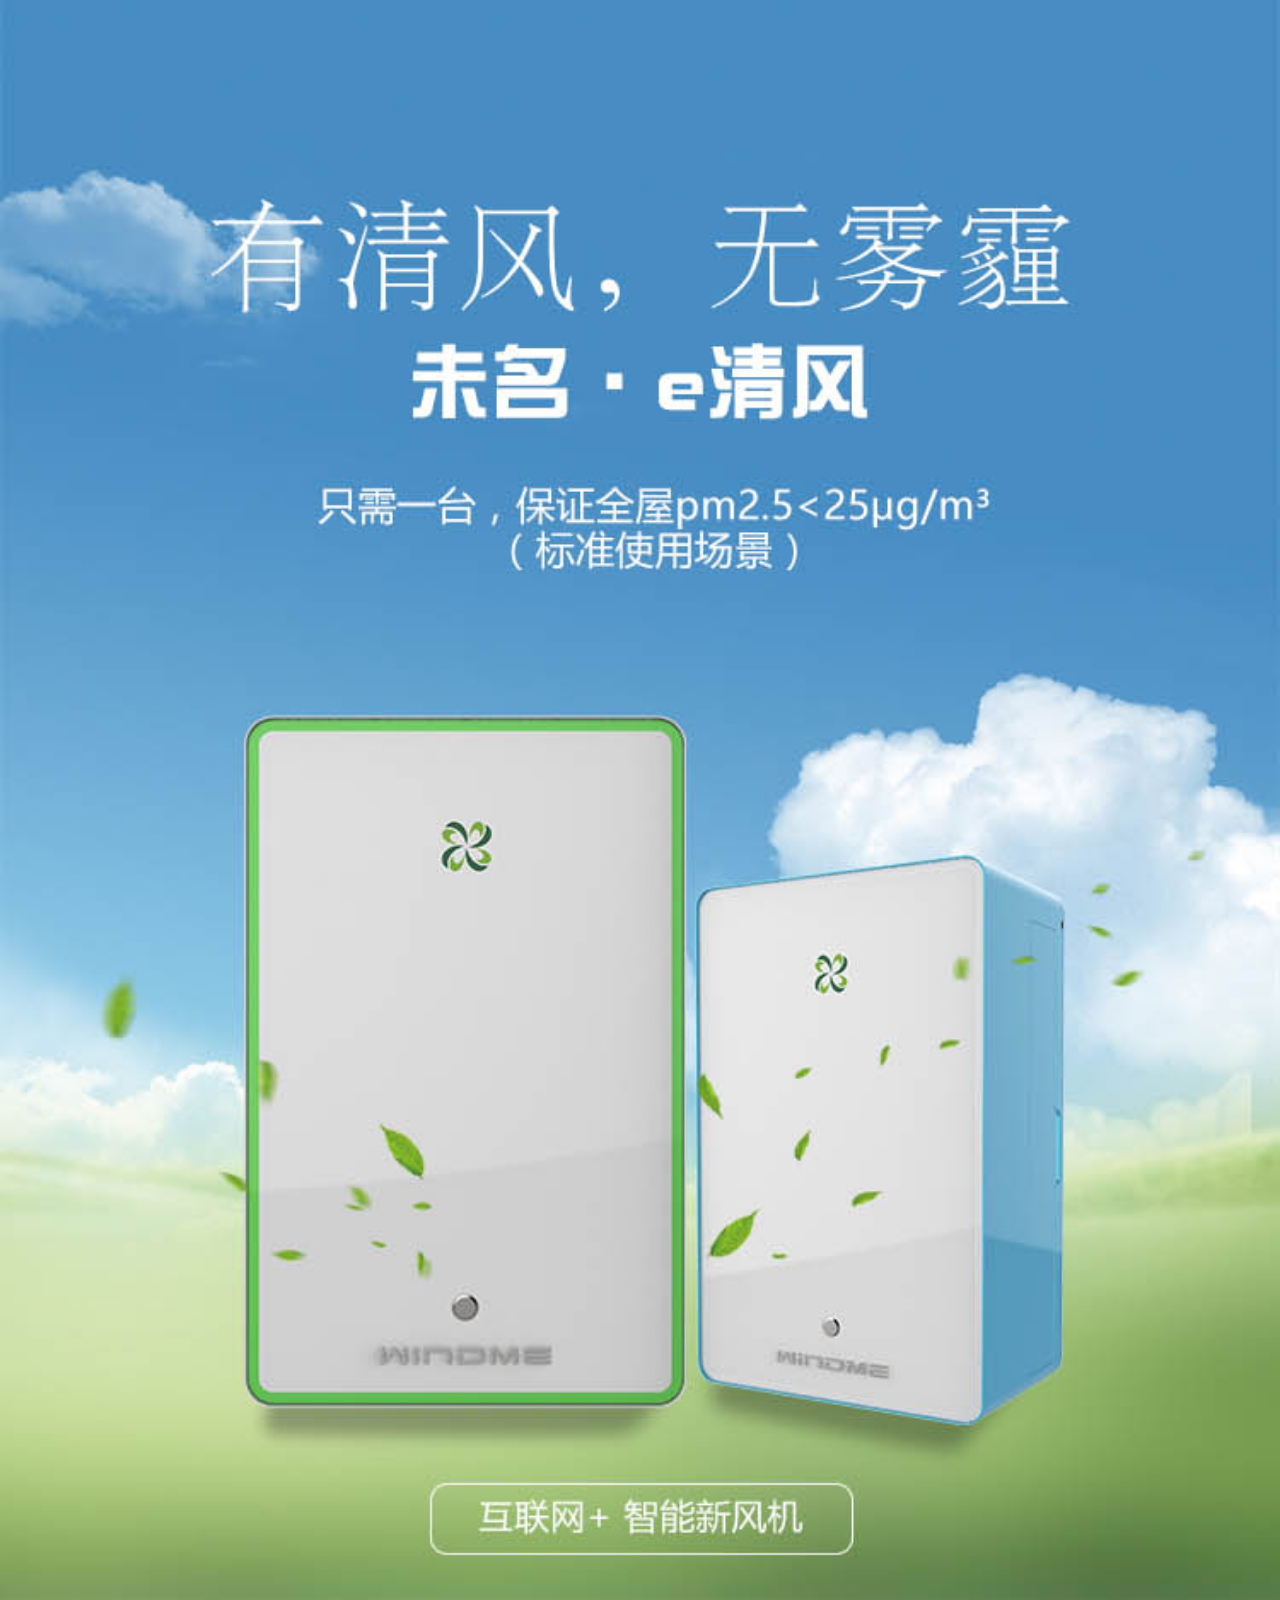
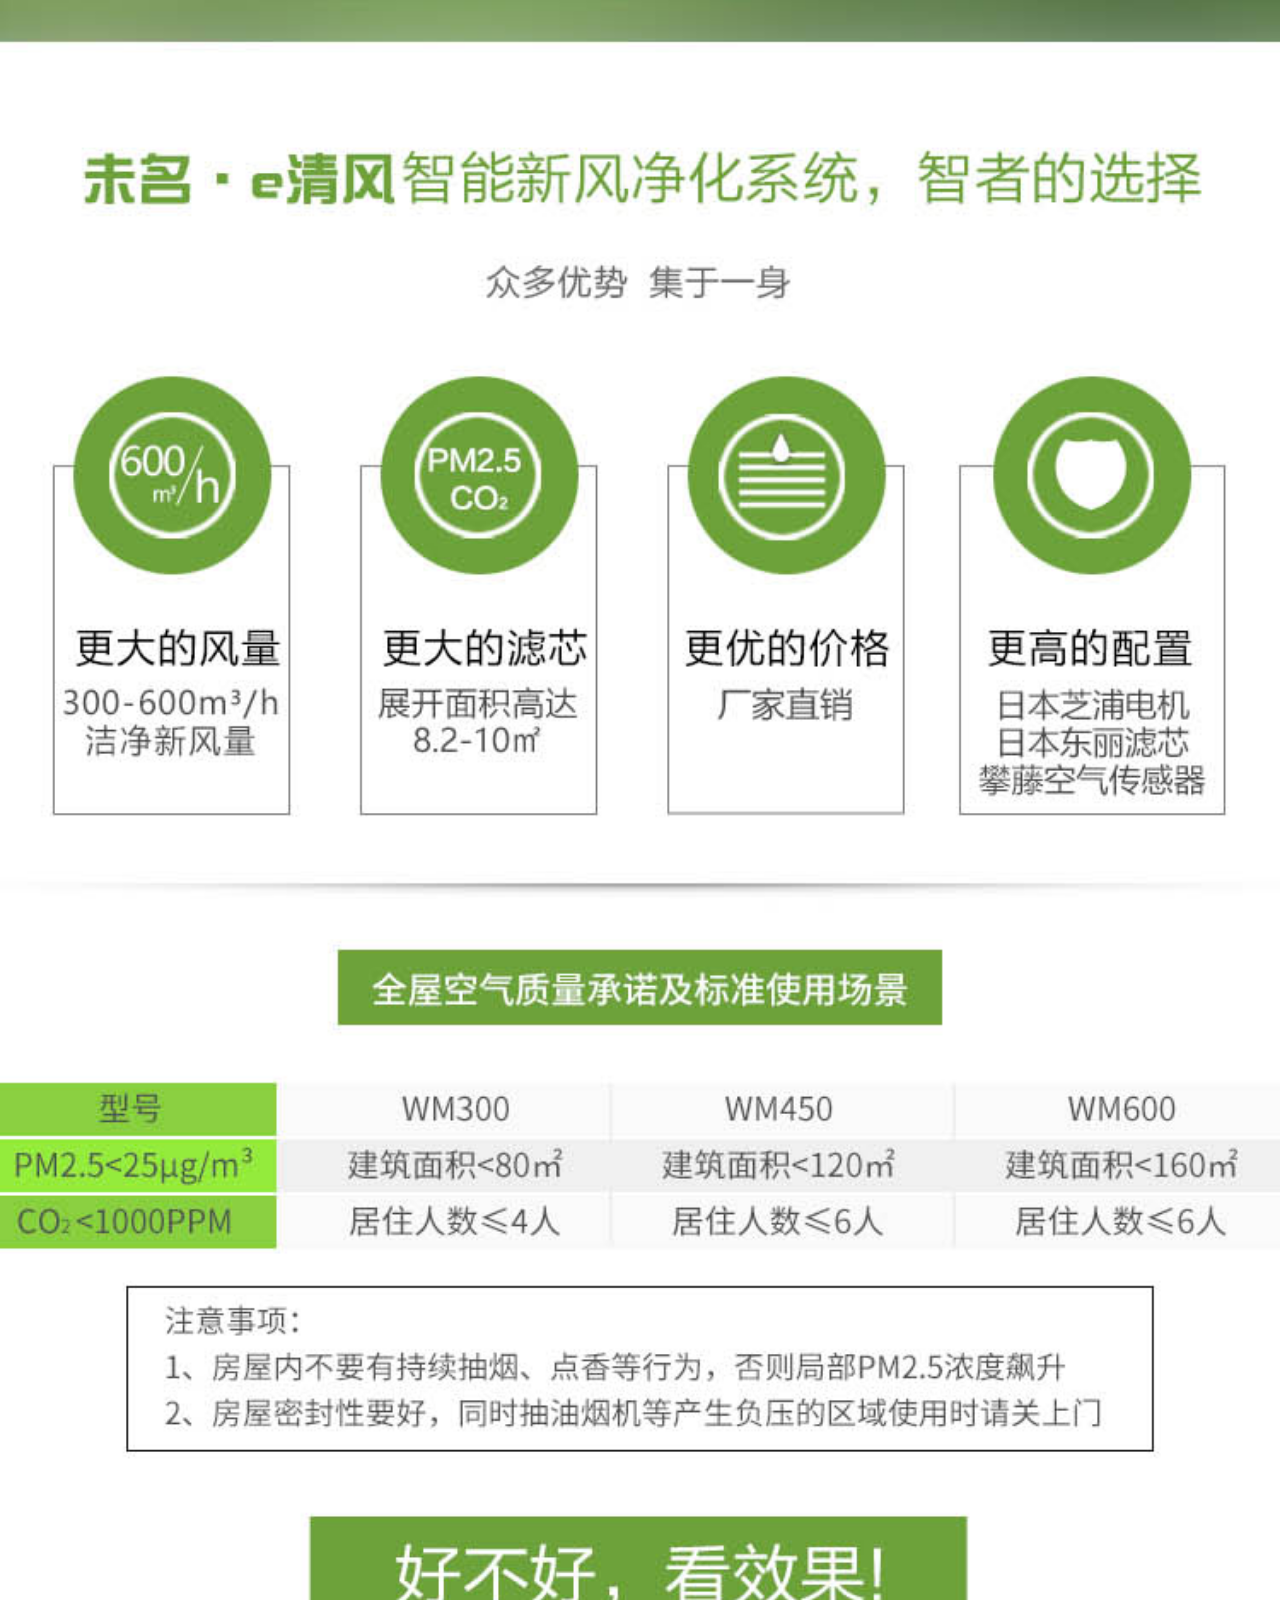
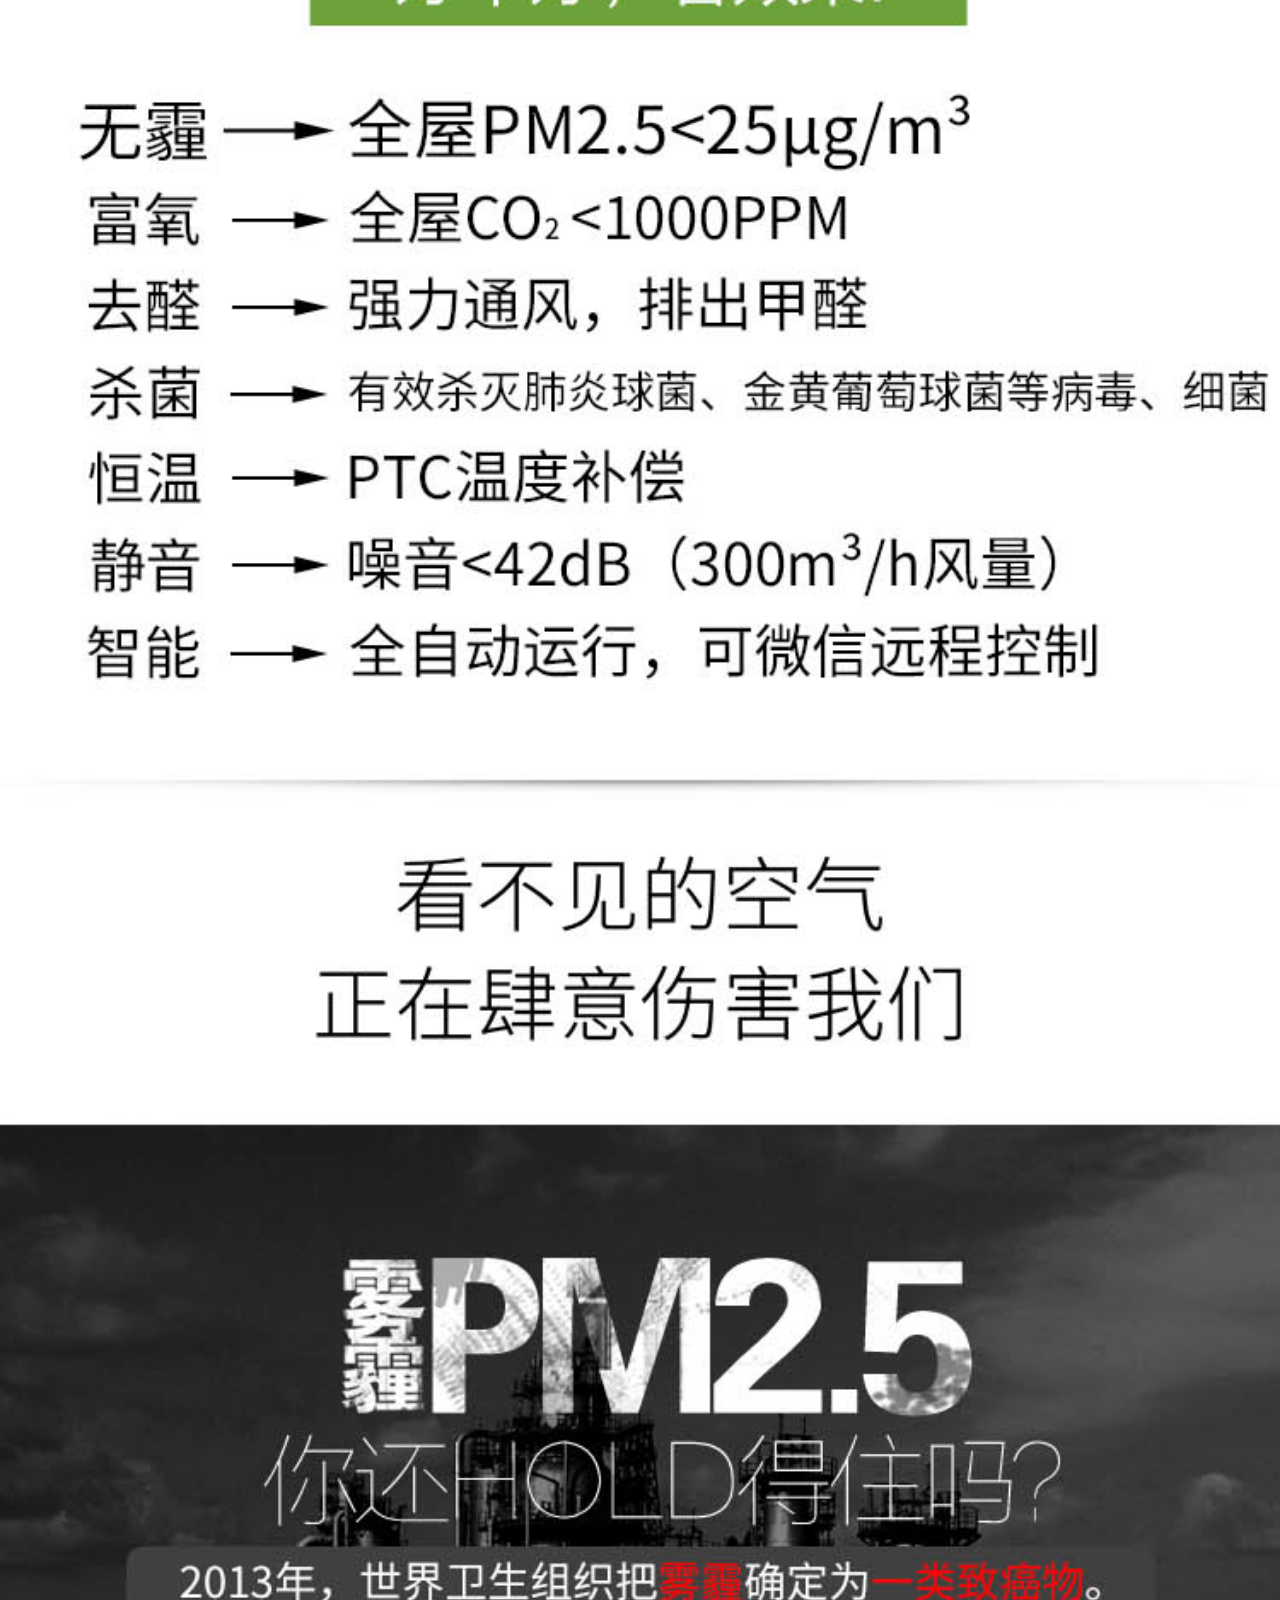
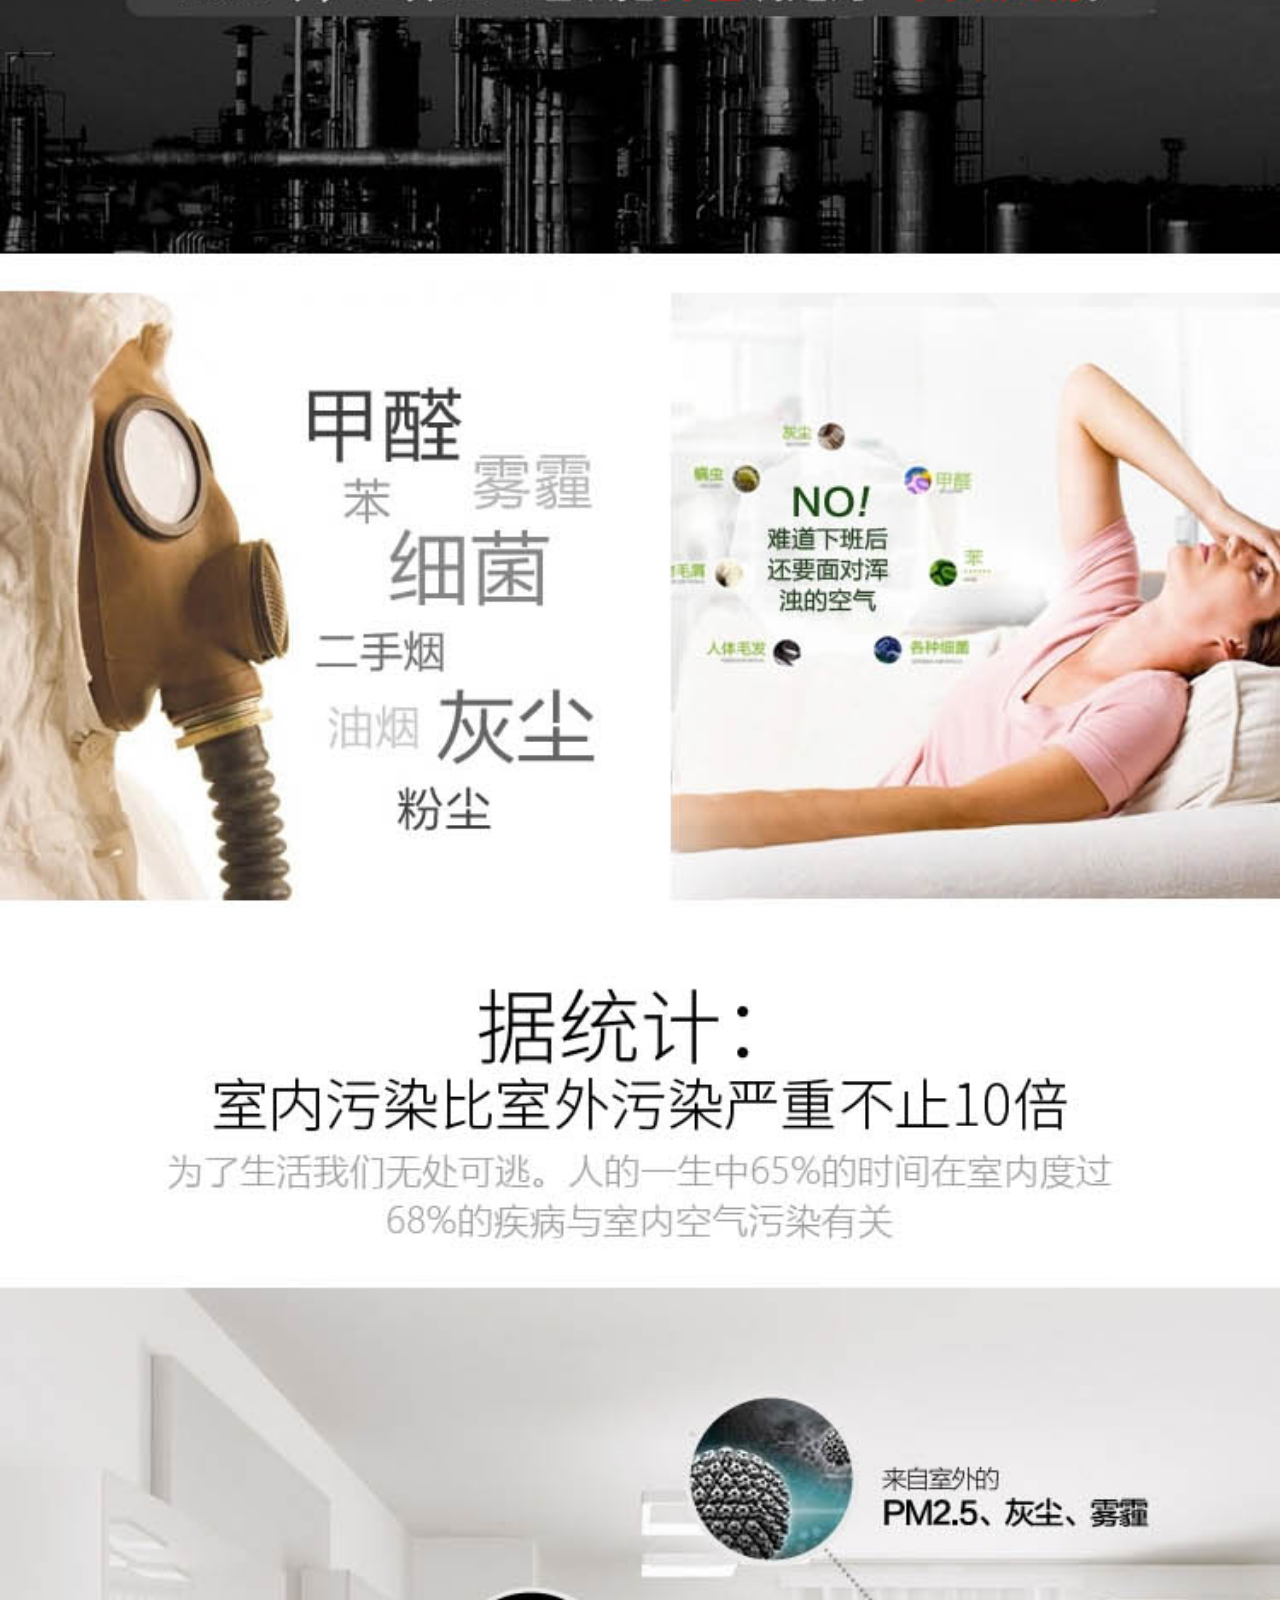
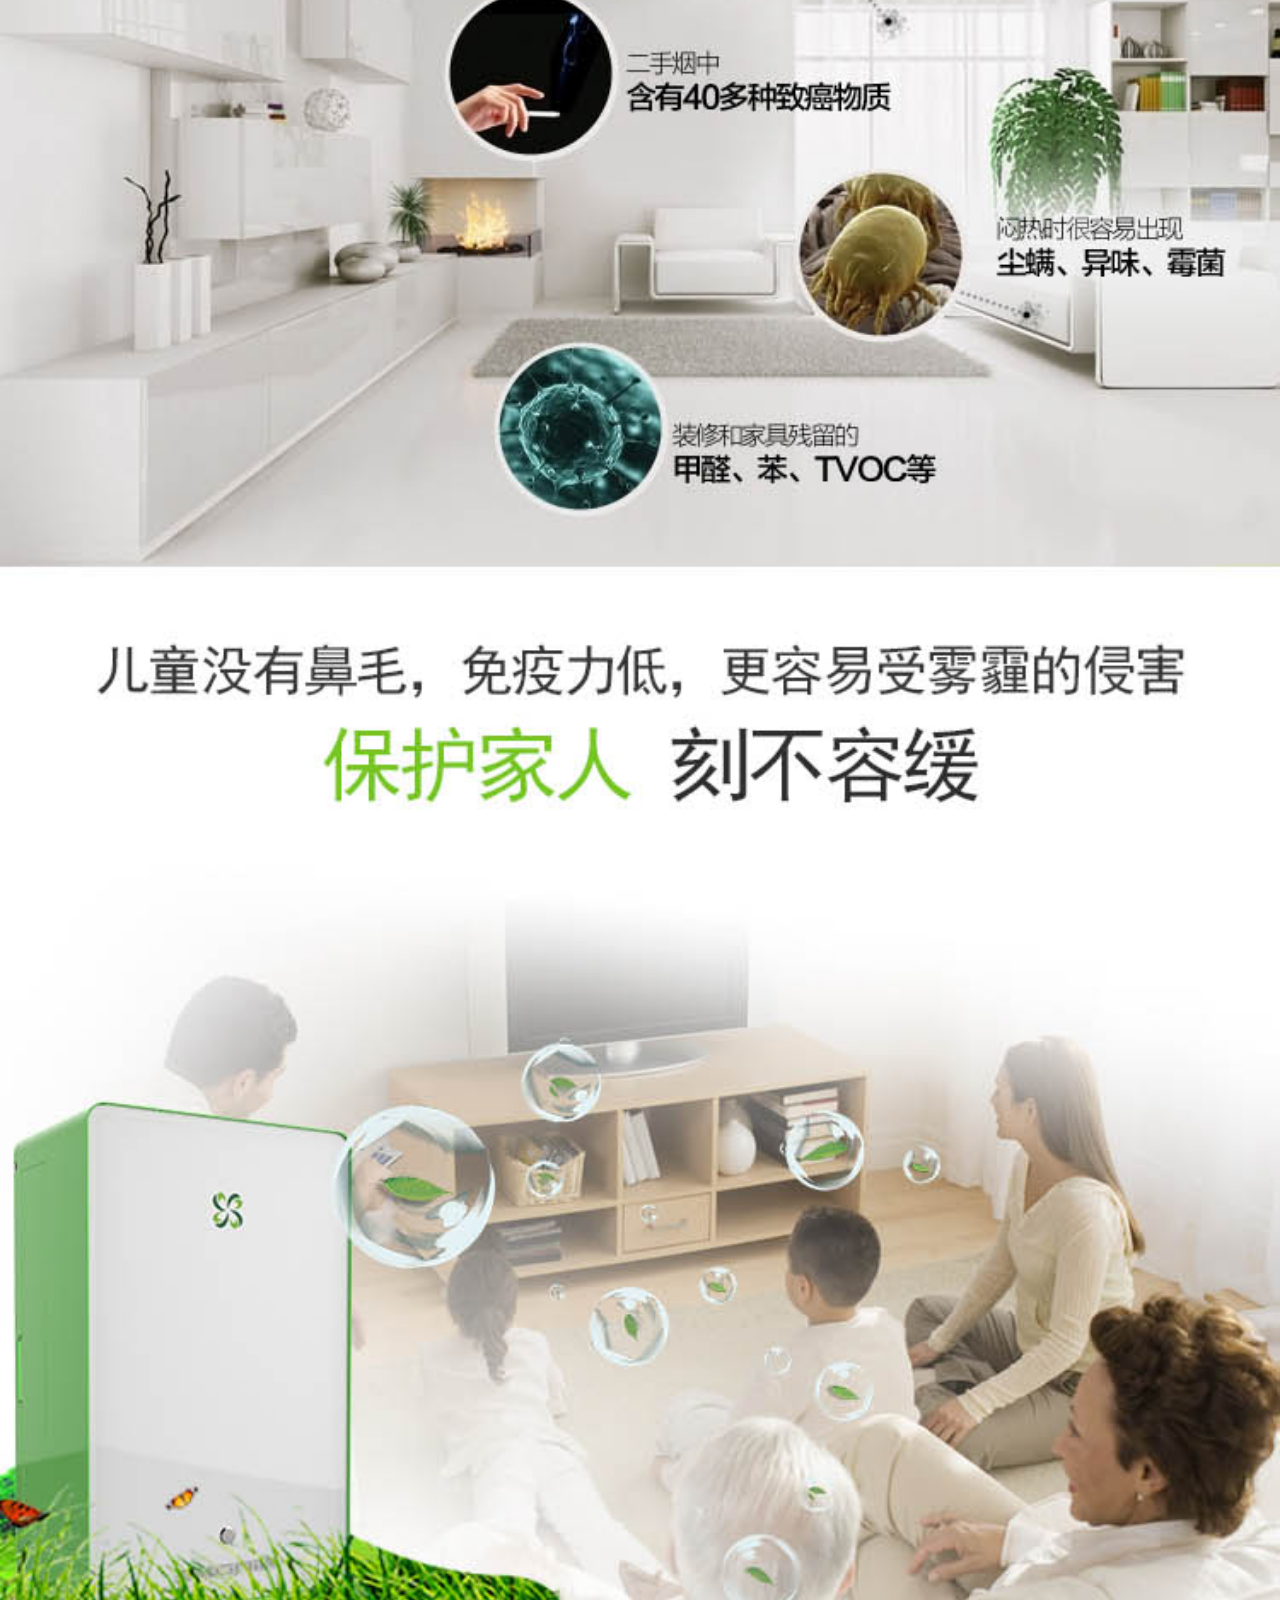
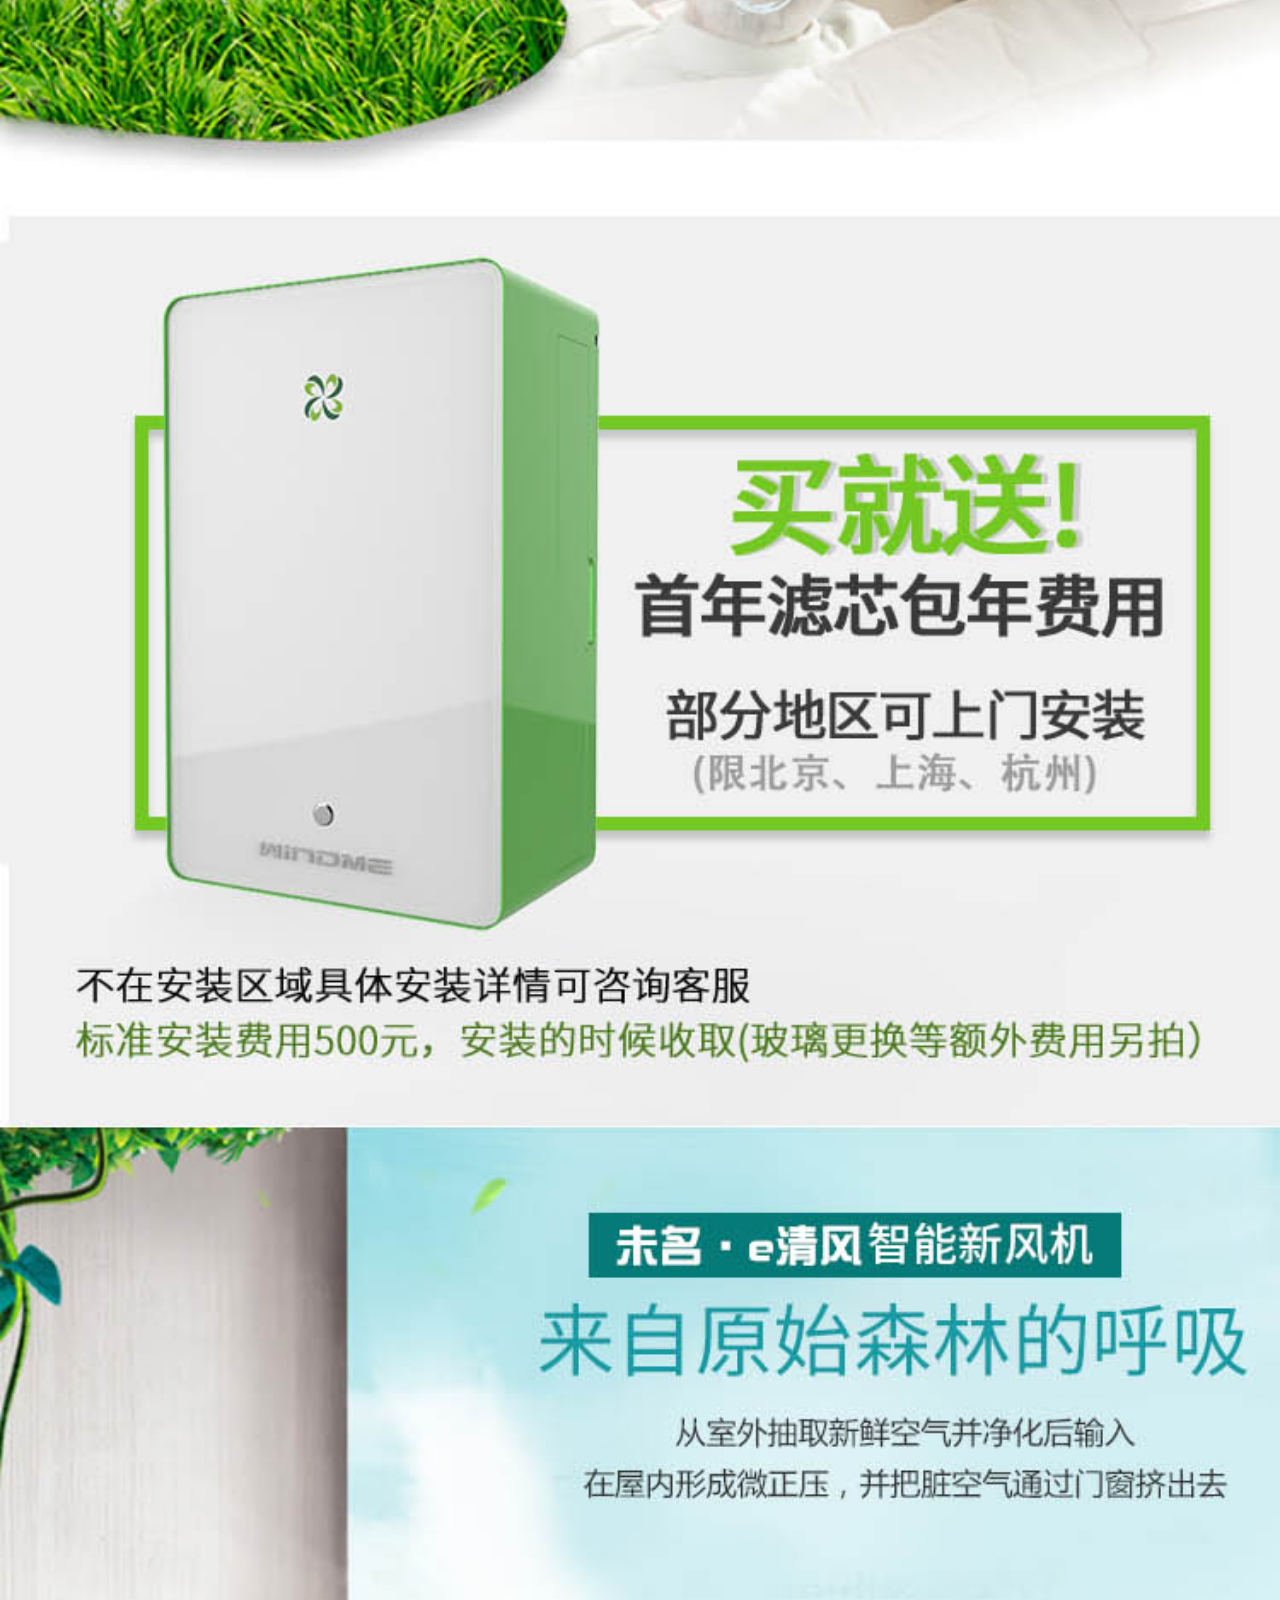
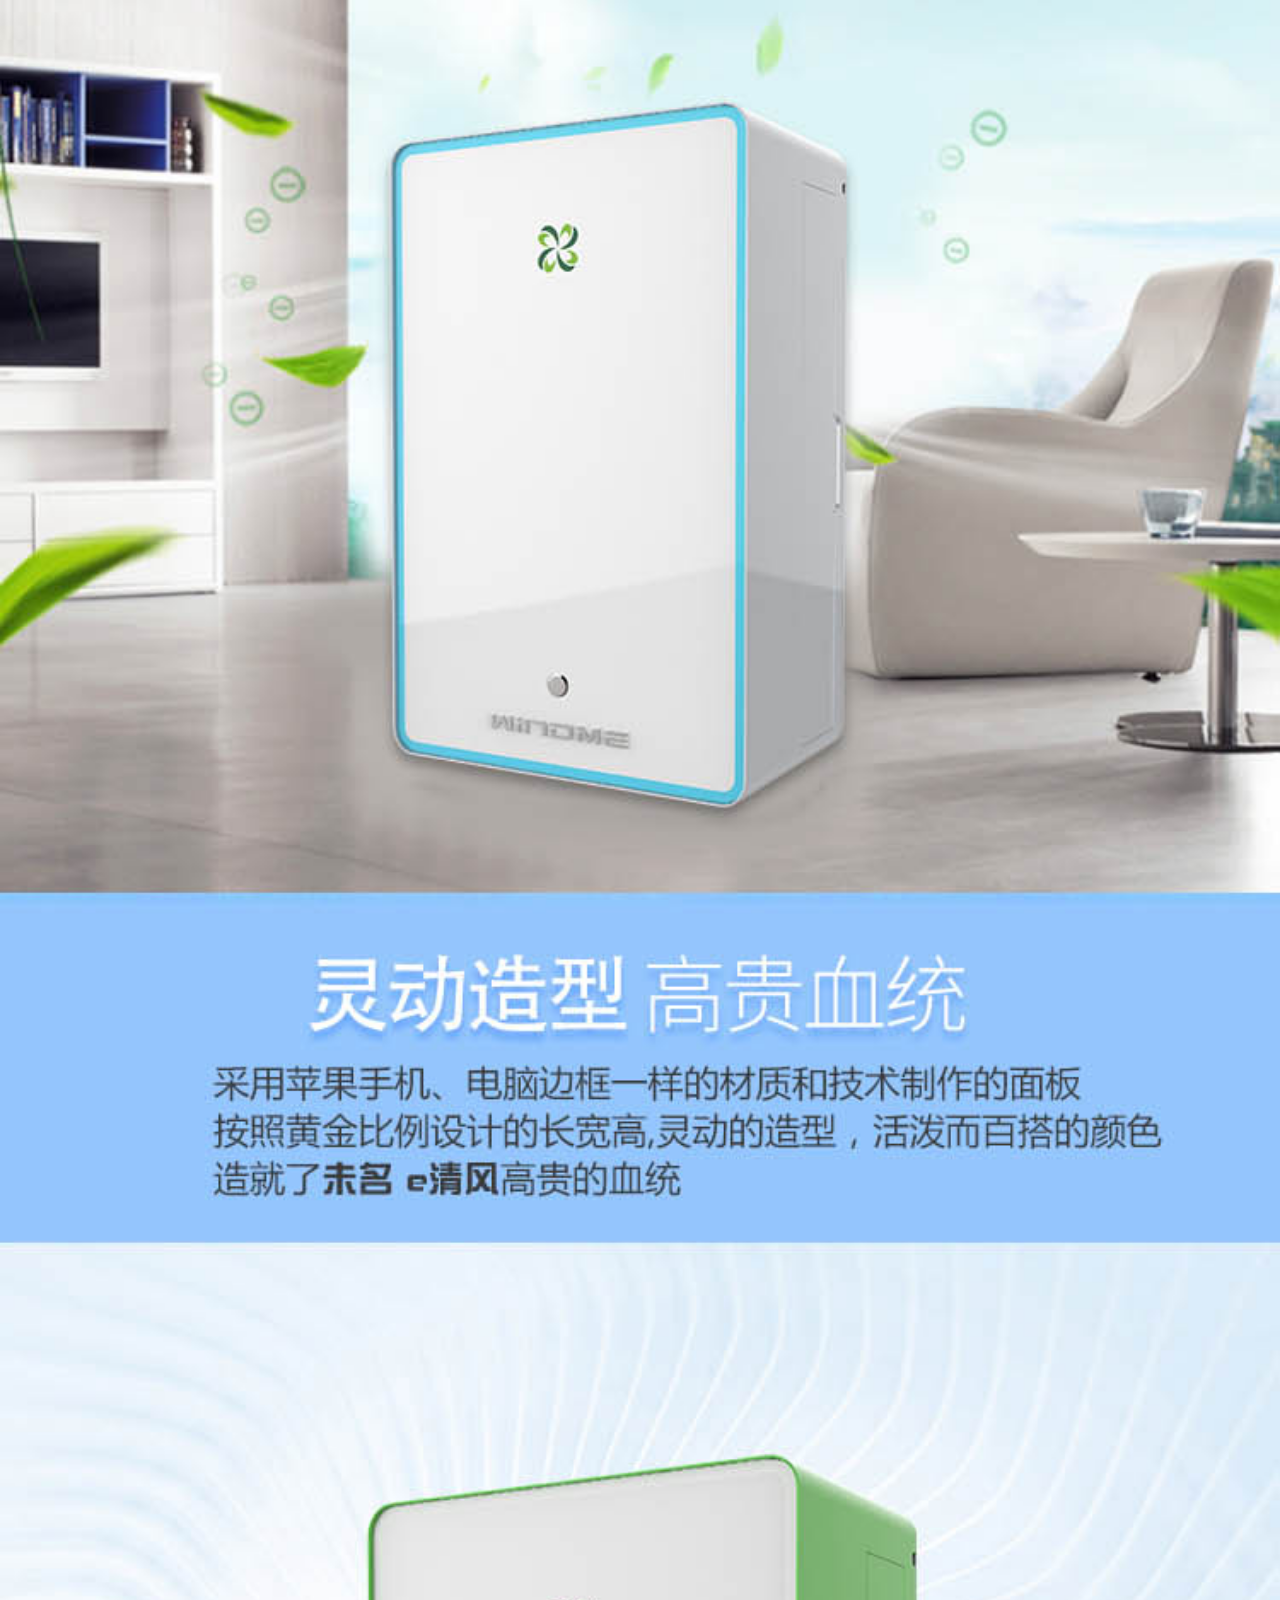
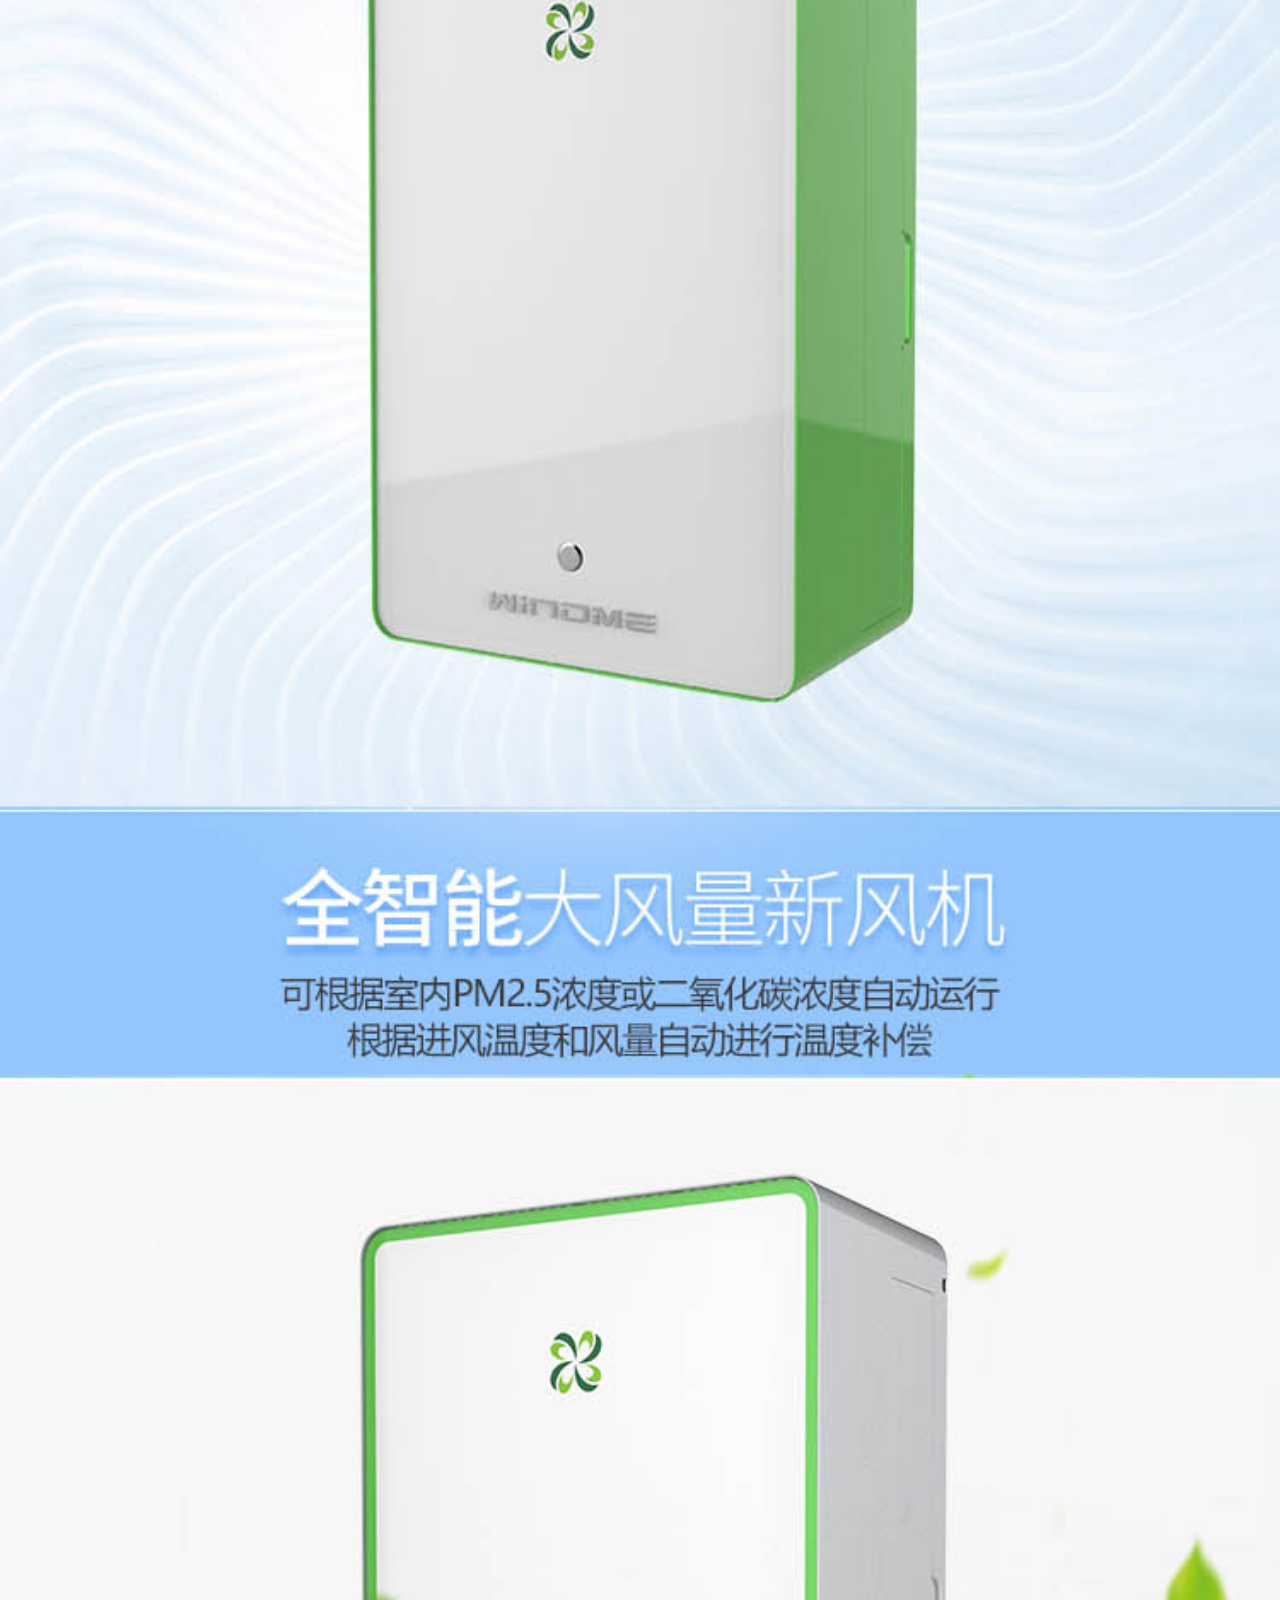
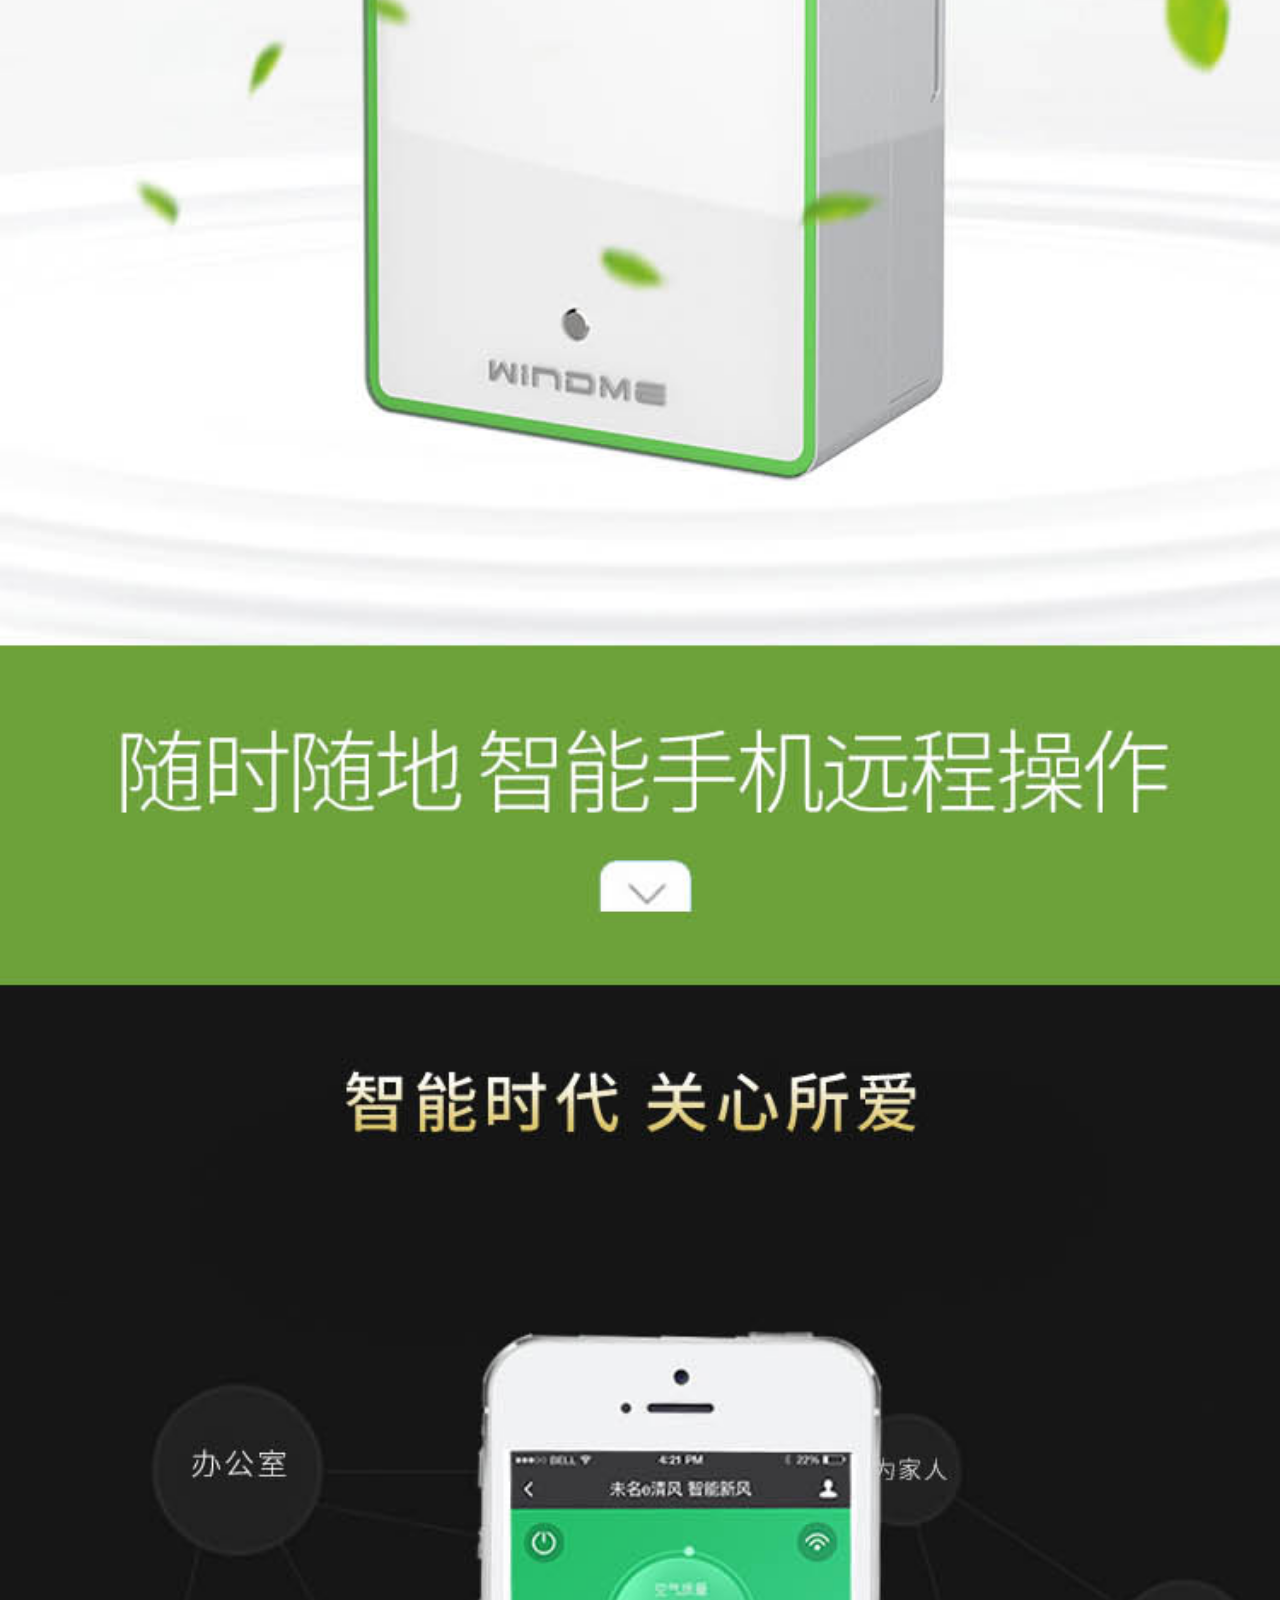
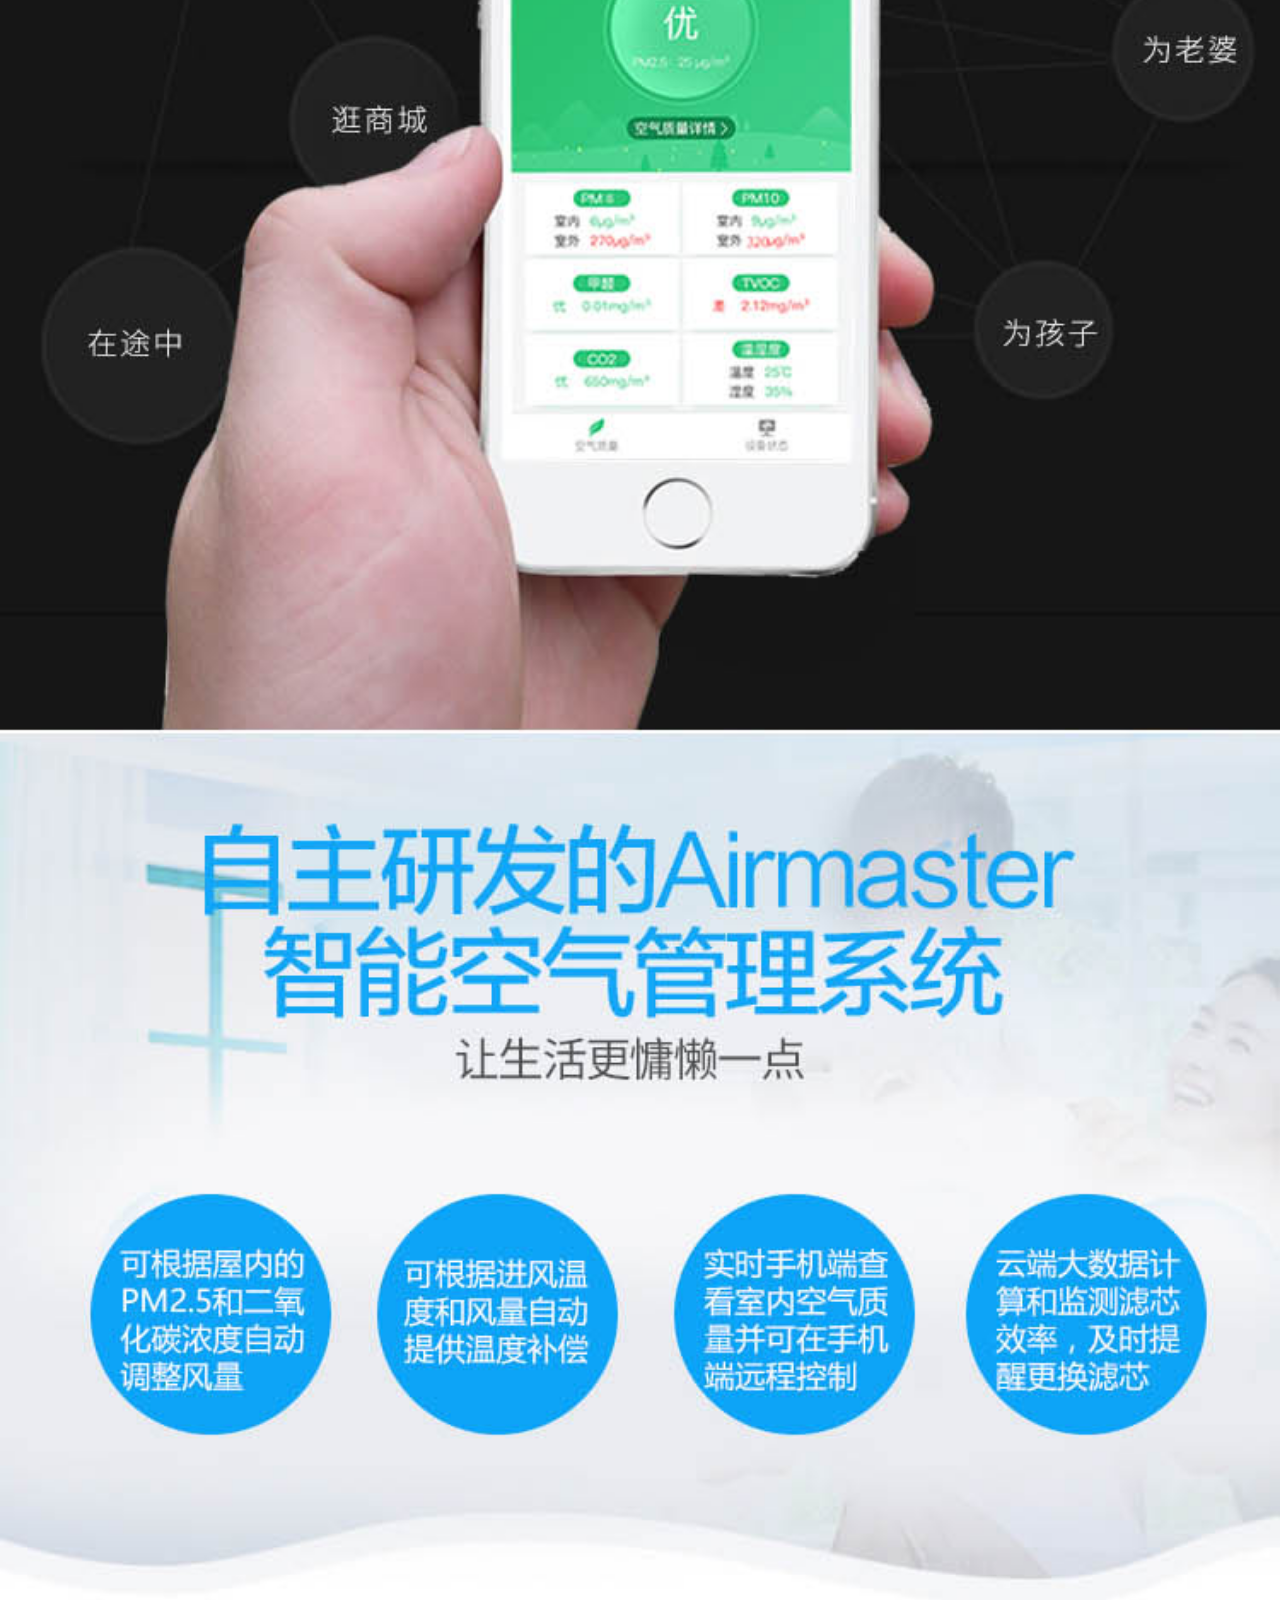
<file: case.html>
<!doctype html>
<html lang="en">

<head>
    <meta charset="UTF-8">
    <meta name=viewport content="width=device-width,height=device-height,user-scalable=no,initial-scale=1,minimum-scale=1,maximum-scale=1">
    <title>遥控示例</title>
    <style>
        html,
        body {
            margin: 0;
            padding: 0;
        }
    </style>
</head>

<body>
    <img src="img/case.jpg" style="width:100%" alt="">
</body>

</html>
</file>
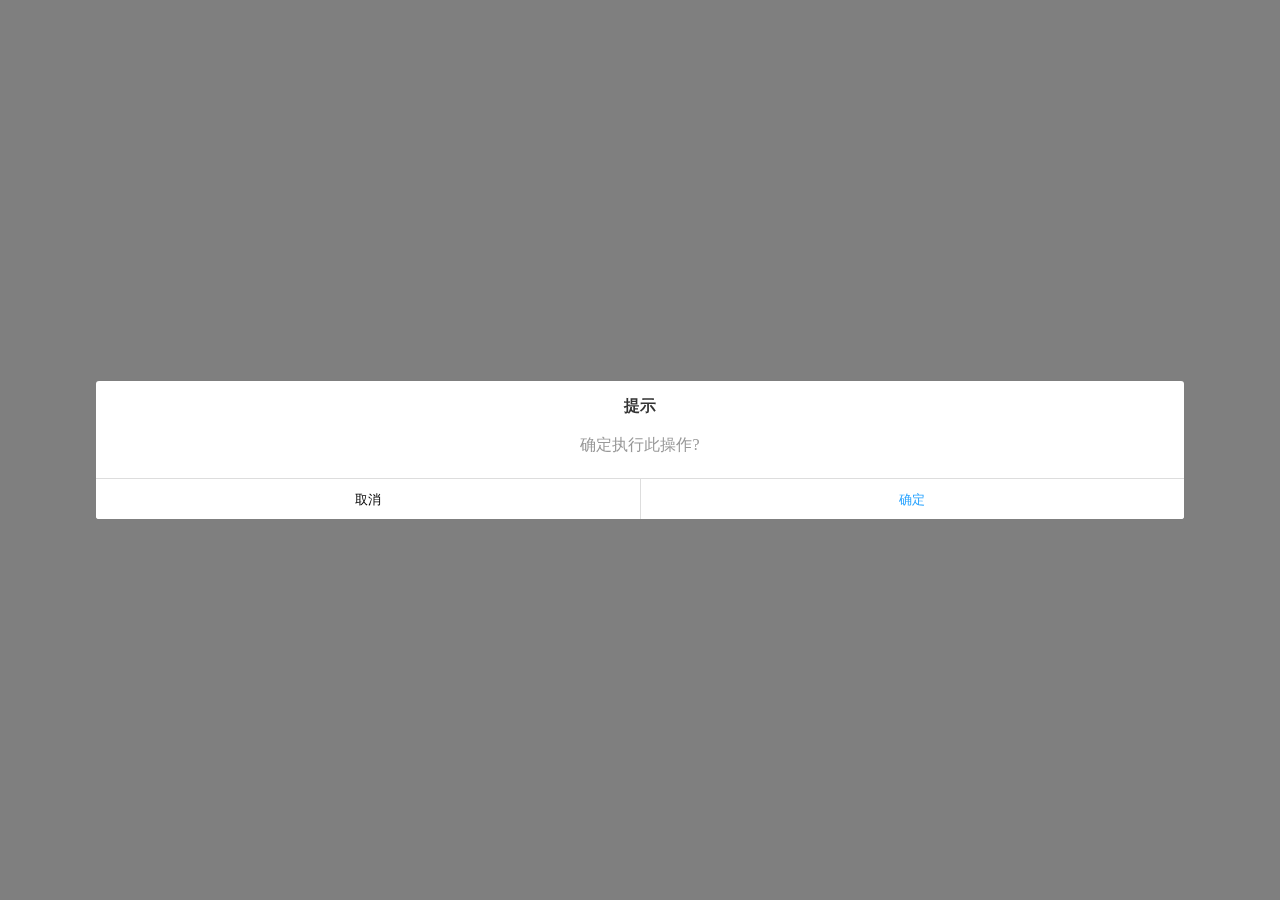
<file: confirm.html>
<!doctype html>
<html lang="en">

<head>
    <meta charset="UTF-8">
    <meta name=viewport content="width=device-width,height=device-height,user-scalable=no,initial-scale=1,minimum-scale=1,maximum-scale=1">
    <title>操作确认</title>
    <script src="js/fontsize.js"></script>
    <link rel="stylesheet" href="libs/mint-ui/style.css">
    <script src="js/jquery.min.js"></script>
    <script src="js/vue.js"></script>
    <script src="http://res.wx.qq.com/open/js/jweixin-1.0.0.js"></script>
    <script src="libs/mint-ui/index.js"></script>
    <script>
        Vue.use(MINT);
        $(function () {
            $.ajax({
                type: "post",
                url: "http://www.windme.cn/api/wcontrl/sign",
                dataType: "json",
                success: function (data) {
                    wx.config({
                        beta: true,
                        debug: false,
                        appId: data.appId,
                        timestamp: data.timestamp,
                        nonceStr: data.nonce,
                        signature: data.signature,
                        jsApiList: ['closeWindow']
                    });
                }
            });

        });
    </script>
</head>

<body>
    <section class="h100vh" id="confirm"></section>
    <script>
        var deviceId = getParam('deviceId');
        var openid = getParam('openid');
        var applyUuid = getParam('applyUuid');

        function getParam(name, href) {
            name = name.replace(/[\[]/, "\\\[").replace(/[\]]/, "\\\]");
            var regexS = "[\\?&]" + name + "=([^&#]*)";
            var regex = new RegExp(regexS);
            var results = regex.exec(href || window.location.href);
            return results ? results[1] : "";
        }

        new Vue({
            el: '#confirm',
            created() {
                var that = this;
                this.$messagebox.confirm('确定执行此操作?').then(function () {
                    that.postDB(true)
                }).catch(function () {
                    that.postDB(false)
                });
            },
            methods: {
                postDB(bol) {
                    // 根据bol判断是取消还是确定
                    var url;
                    if (bol) {
                        url = 'http://www.windme.cn:8090/device/binding/agree';
                    }
                    else {
                        url = 'http://www.windme.cn:8090/device/binding/refuse';
                    }
                    
                    $.post(url, {
                        openid: openid,
                        deviceId: deviceId,
                        applyUuid: applyUuid
                    });

                    wx.ready(function () {
                        wx.closeWindow();
                    });
                }
            }
        })
    </script>
</body>

</html>
</file>
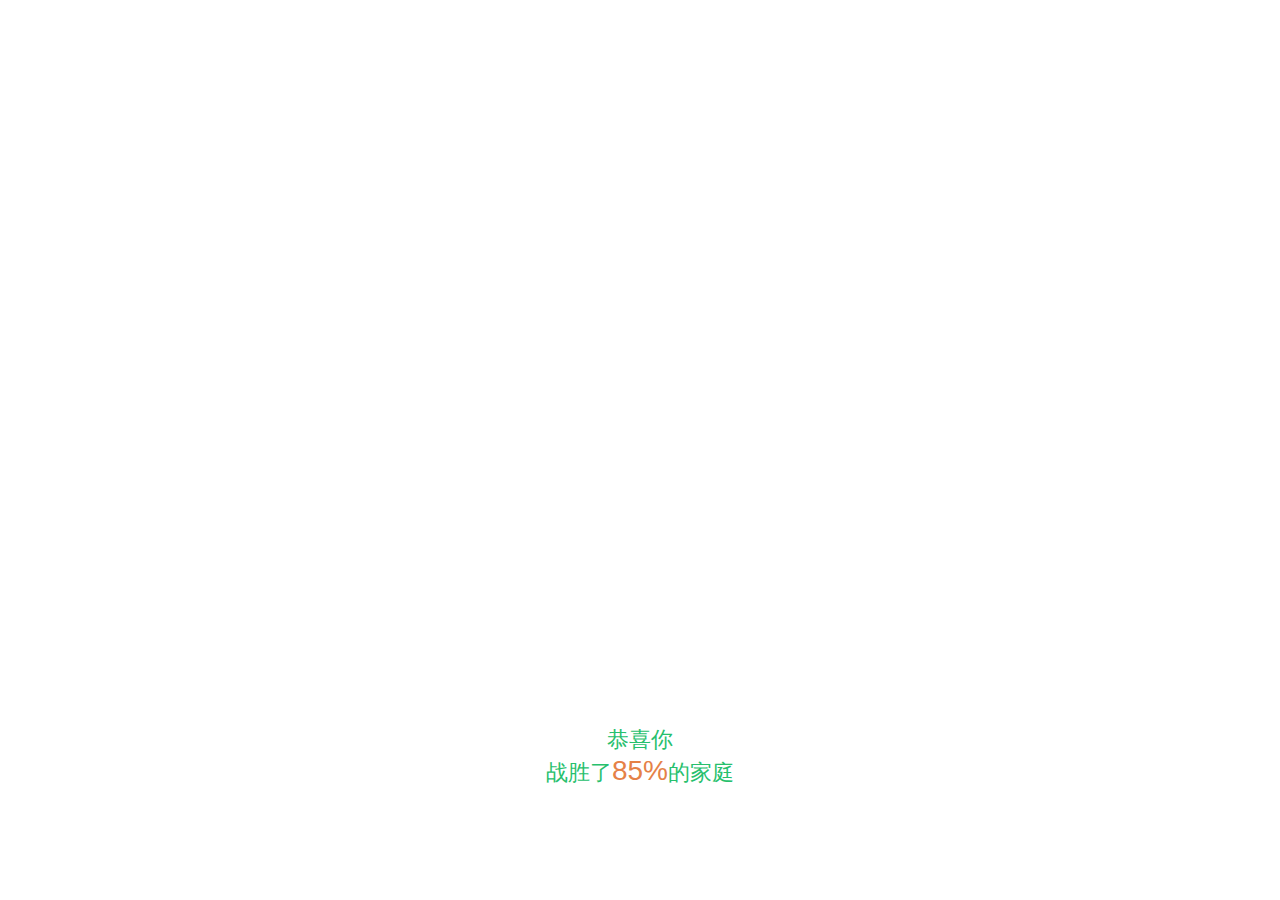
<file: detail.html>
<!doctype html>
<html lang="en">
<head>
  <meta charset="UTF-8">
  <meta name=viewport content="width=device-width,height=device-height,user-scalable=no,initial-scale=1,minimum-scale=1,maximum-scale=1">
  <title>空气质量详情</title>
  <script src="js/fontsize.js"></script>
  <link rel="stylesheet" href="font/iconfont.css">
  <link rel="stylesheet" href="css/reset.css">
  <link rel="stylesheet" href="css/style.css">
  <script src= "https://img.hcharts.cn/jquery/jquery-1.8.3.min.js"></script>
  <script src= "https://img.hcharts.cn/highcharts/highcharts.js"></script>
  <script src= "https://img.hcharts.cn/highcharts-plugins/highcharts-zh_CN.js"></script>
</head>
<body class="chartreport">
    <section class="flex column h100vh">
        <div id='container' class="w100vw flex_1"></div>
        <footer>
            <p>恭喜你</p>
            <p>战胜了<span class="big20">85%</span>的家庭</p>
        </footer>
    </section>
    <script>
        $(function () {
            $('#container').highcharts({
                chart: {
                    type: 'areaspline'
                },
                title: {
                    text: ''
                },
                legend: {
                    verticalAlign: 'top'
                },
                xAxis: {
                    categories: [
                        '周一',
                        '周二',
                        '周三',
                        '周四',
                        '周五',
                        '周六',
                        '周日'
                    ]
                },
                yAxis: {
                    title: {
                        text: ''
                    }
                },
                tooltip: {
                    shared: true,
                    valueSuffix: ' 单位'
                },
                credits: {
                    enabled: false
                },
                plotOptions: {
                    areaspline: {
                        fillOpacity: 0.5
                    }
                },
                series: [{
                    name: '室内',
                    data: [3, 4, 3, 5, 4, 8, 10]
                }, {
                    name: '室外',
                    data: [1, 3, 4, 3, 3, 5, 4]
                }]
            });
        });
        
    </script>
</body>
</html>
</file>
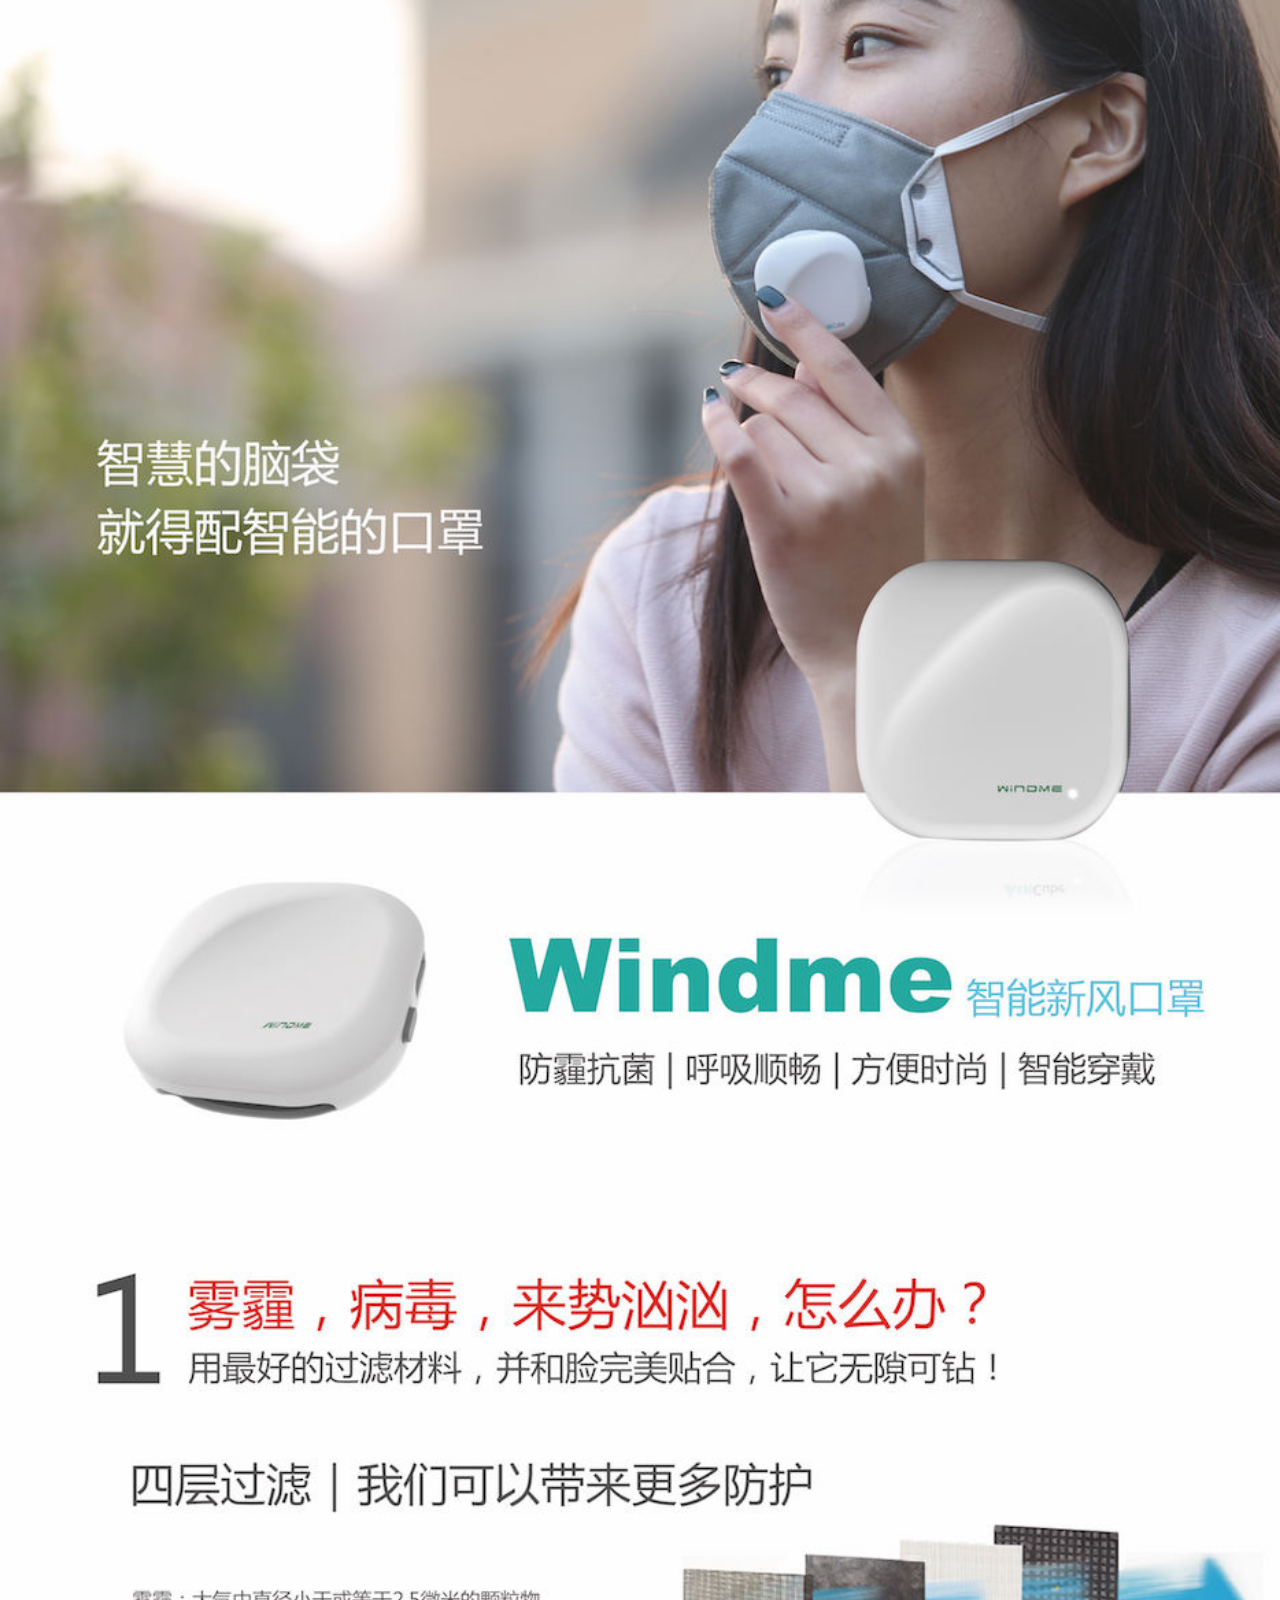
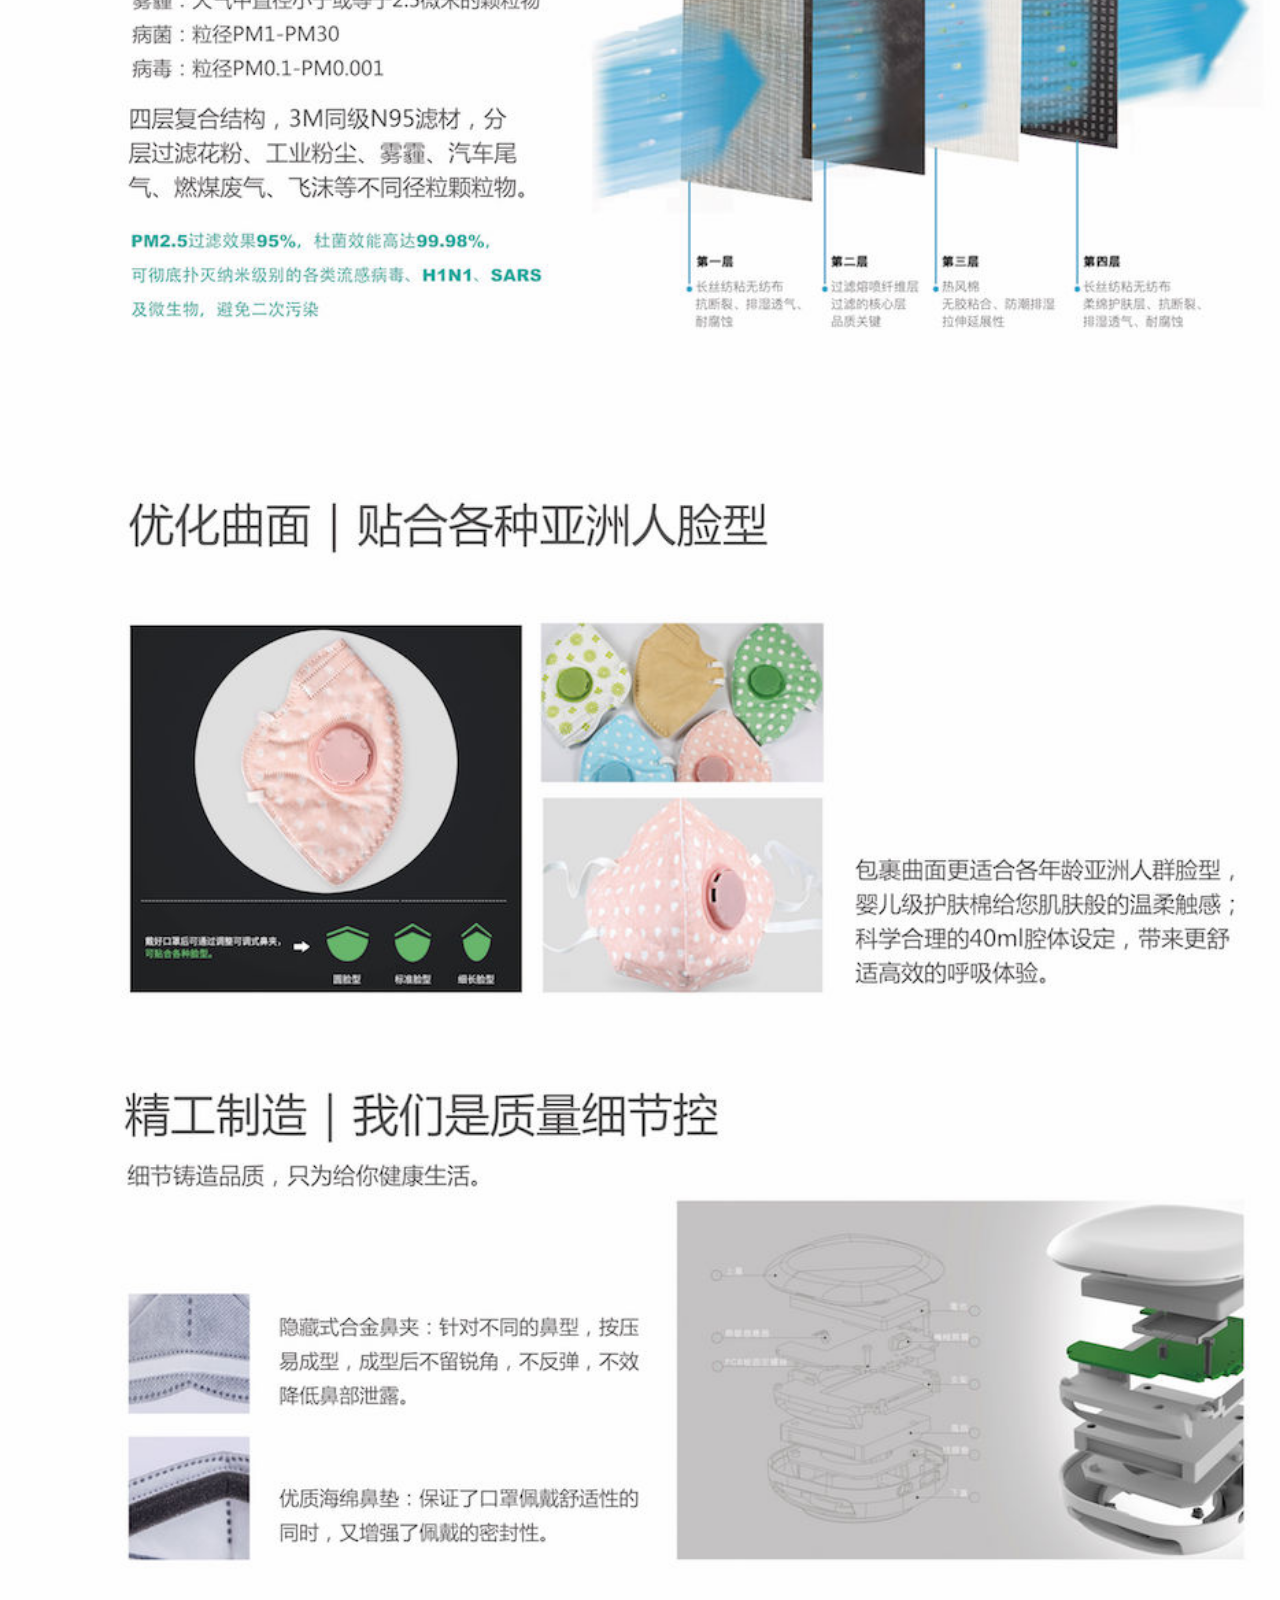
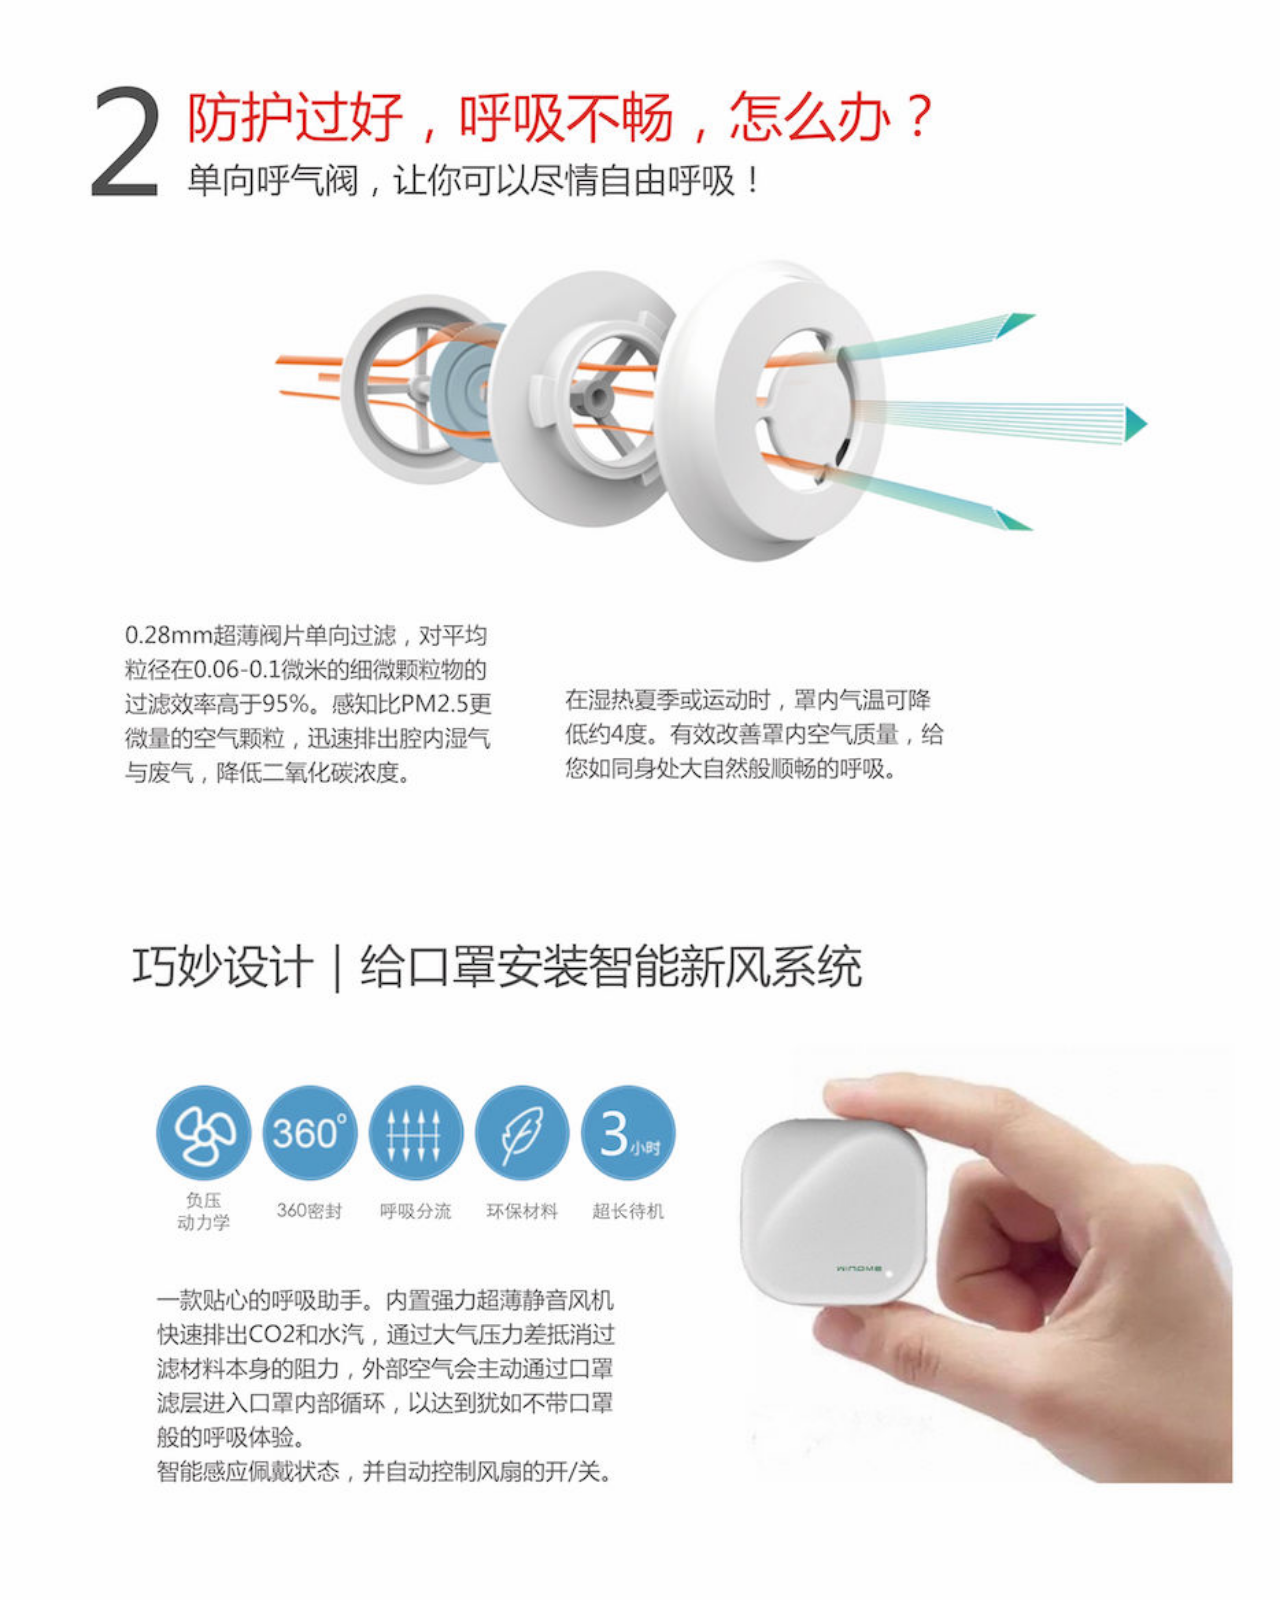
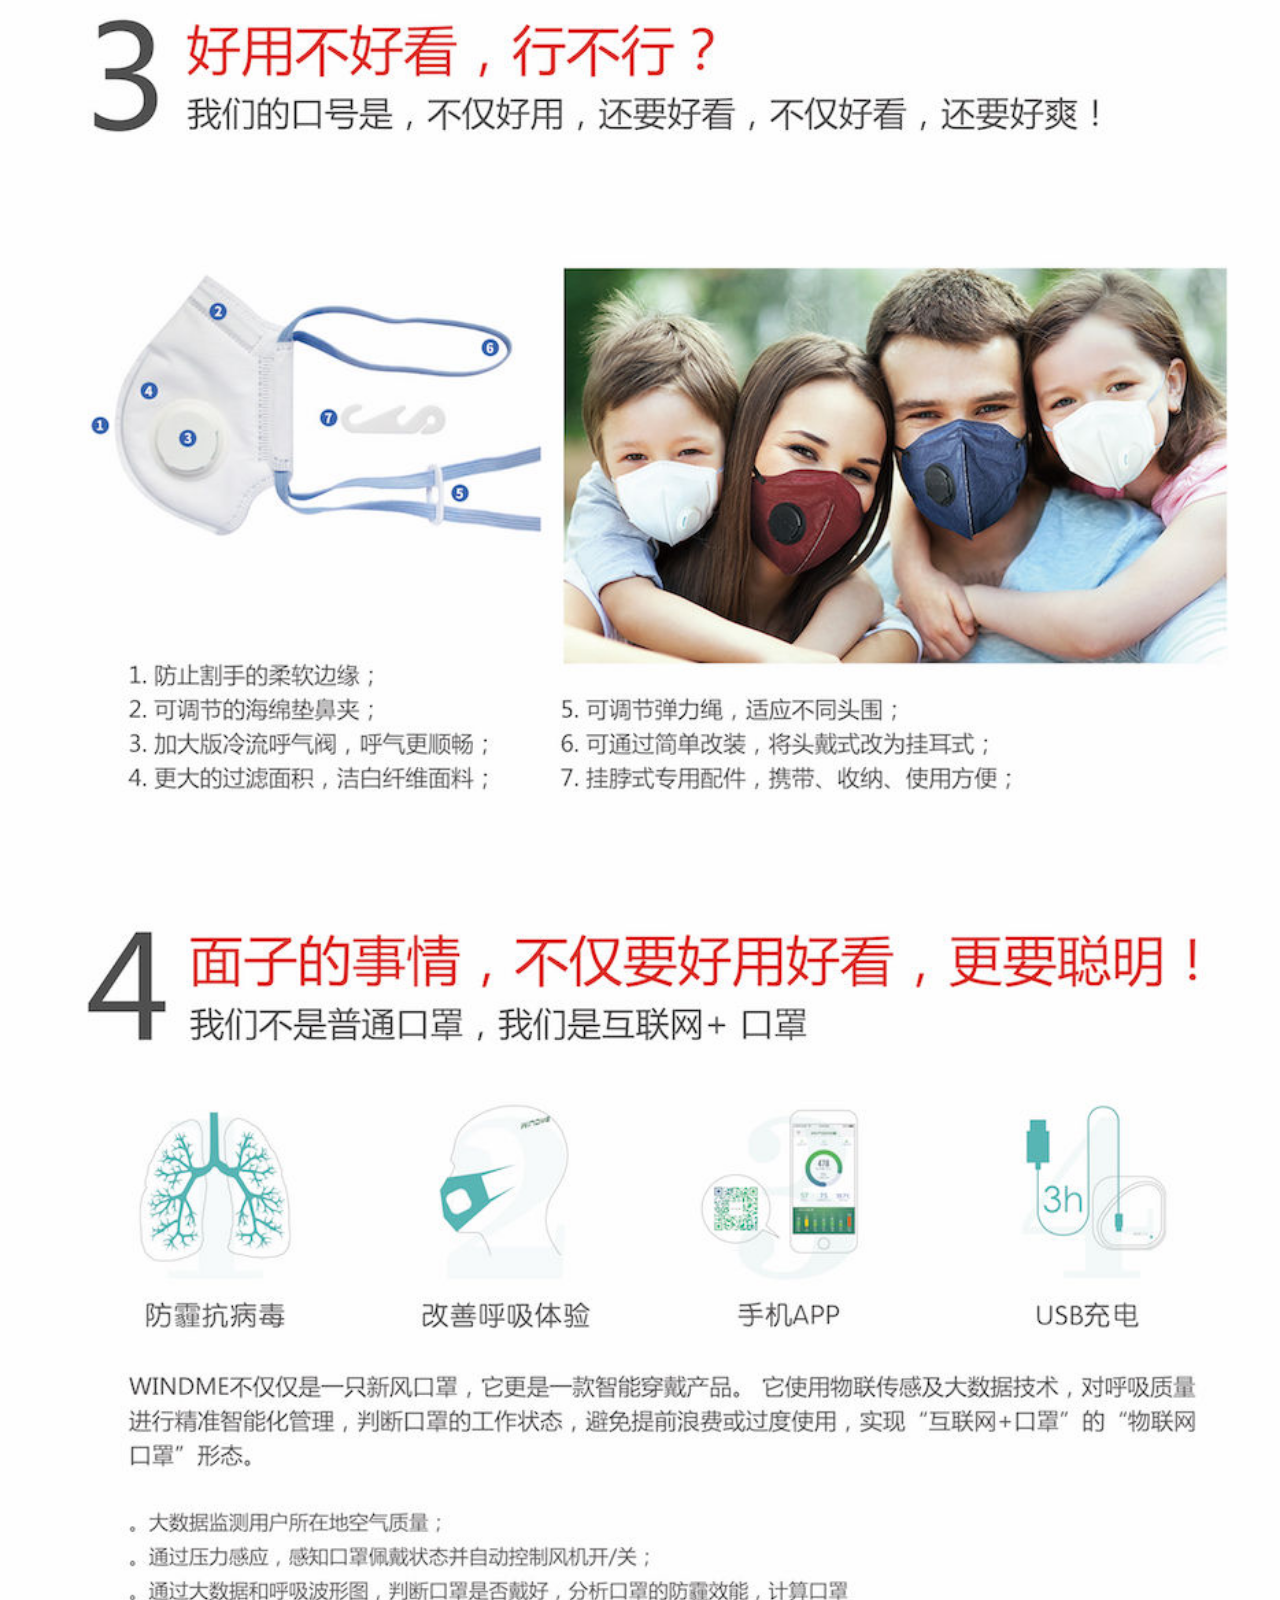
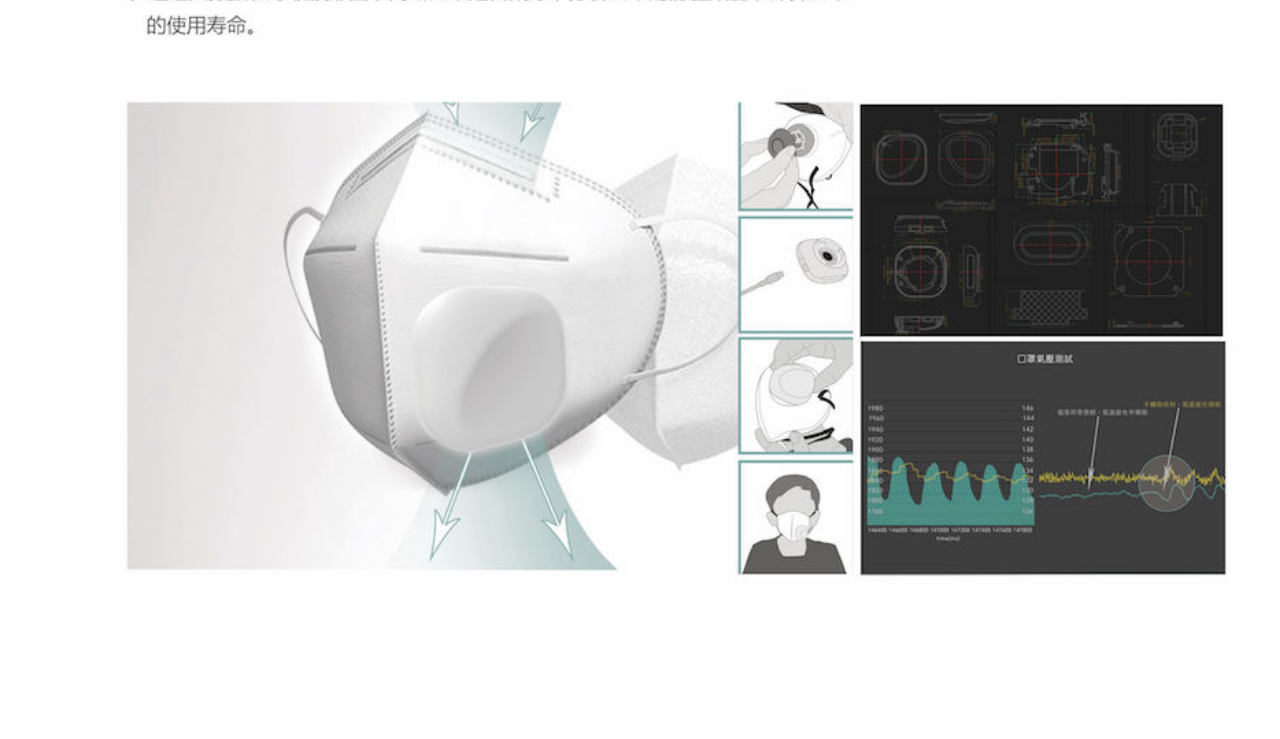
<file: know.html>
<!doctype html>
<html lang="en">

<head>
    <meta charset="UTF-8">
    <meta name=viewport content="width=device-width,height=device-height,user-scalable=no,initial-scale=1,minimum-scale=1,maximum-scale=1">
    <title>遥控示例</title>
    <style>
        html,
        body {
            margin: 0;
            padding: 0;
        }
    </style>
</head>
<body>
    <img src="img/know.jpg" style="width:100%" alt="">
</body>

</html>
</file>
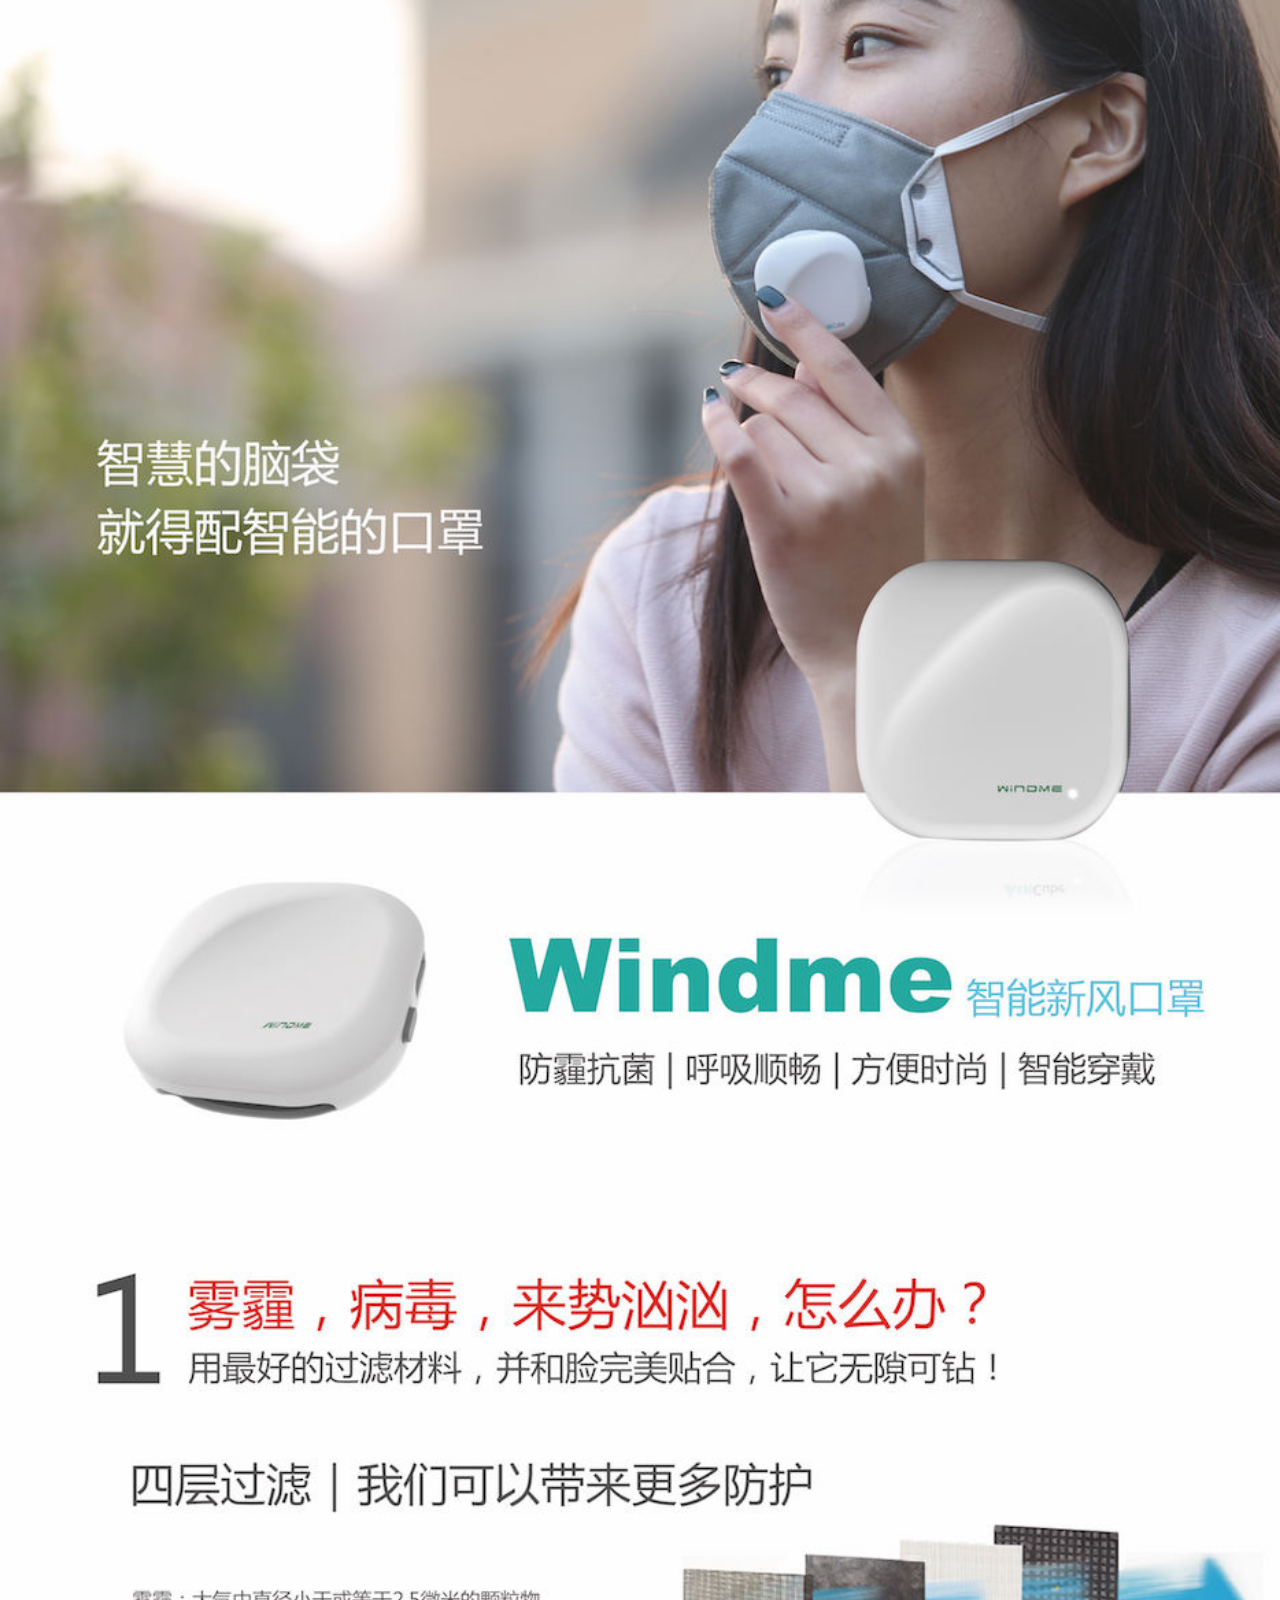
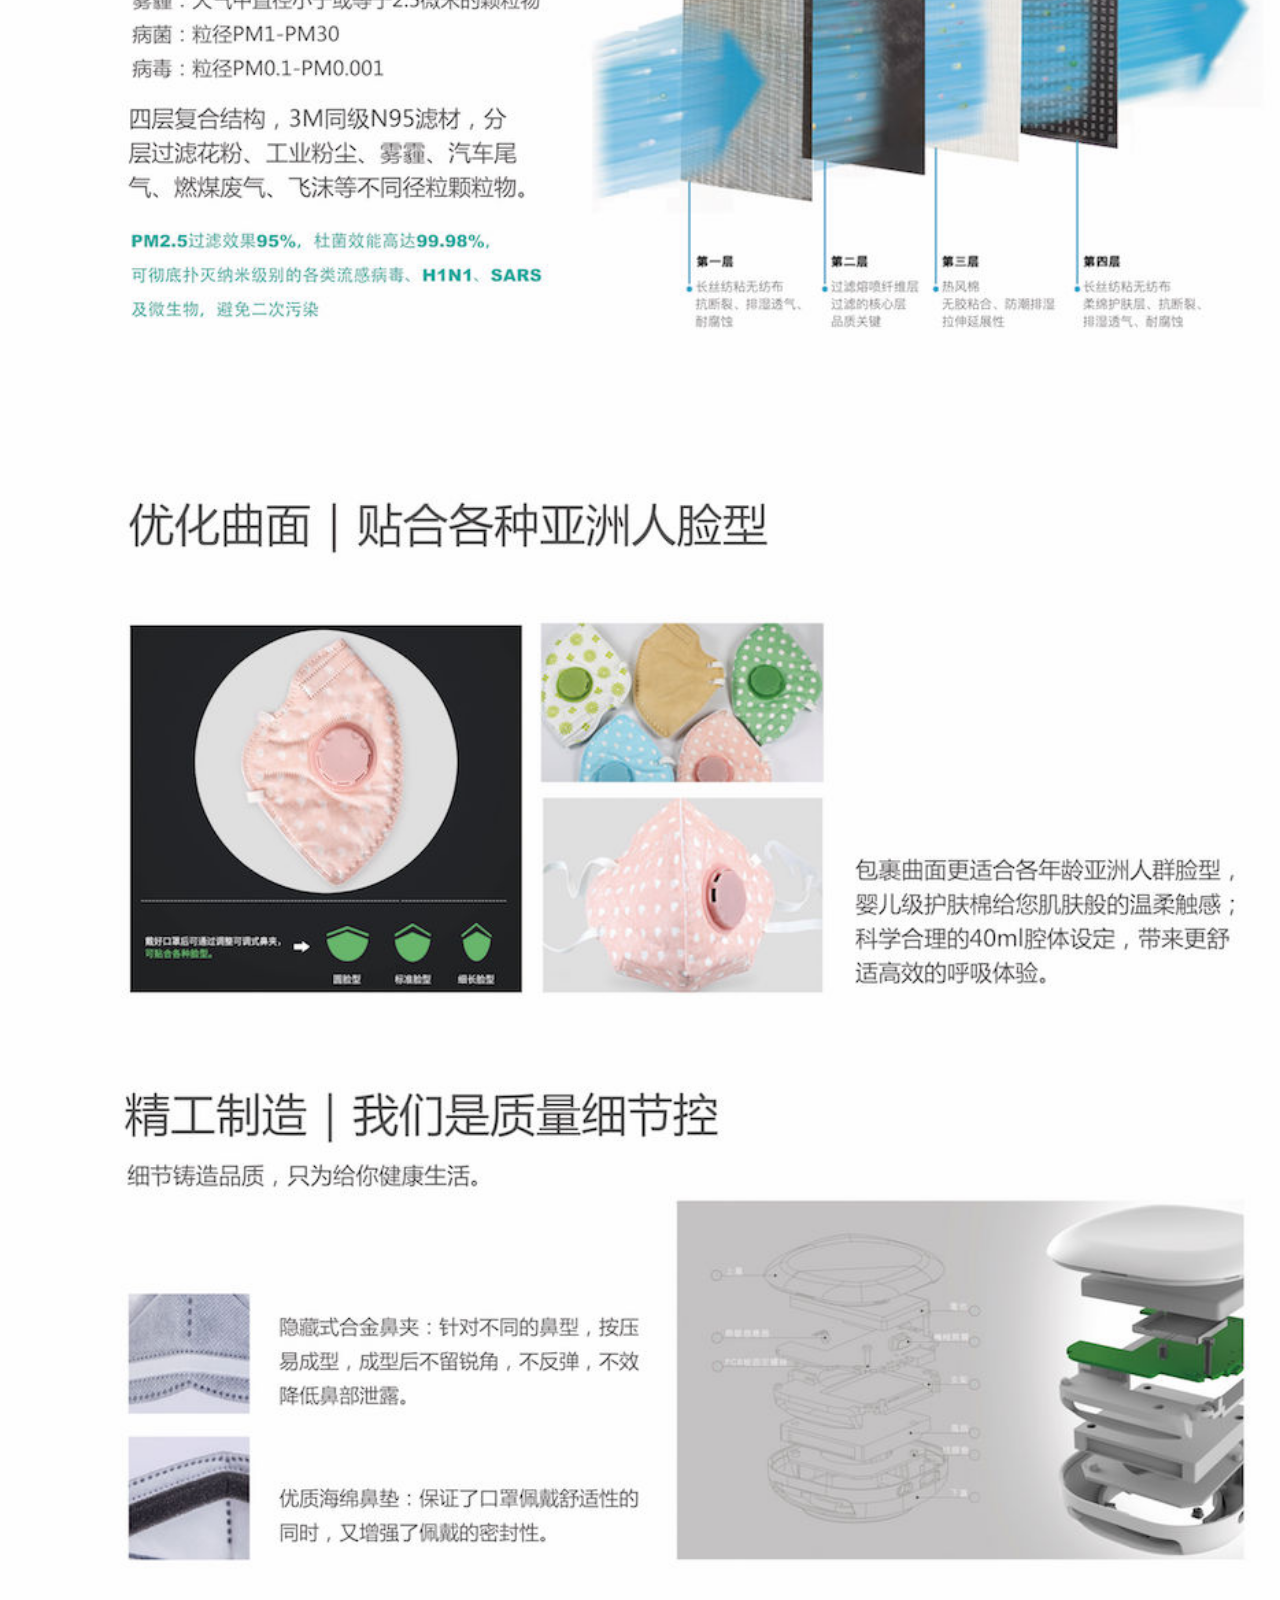
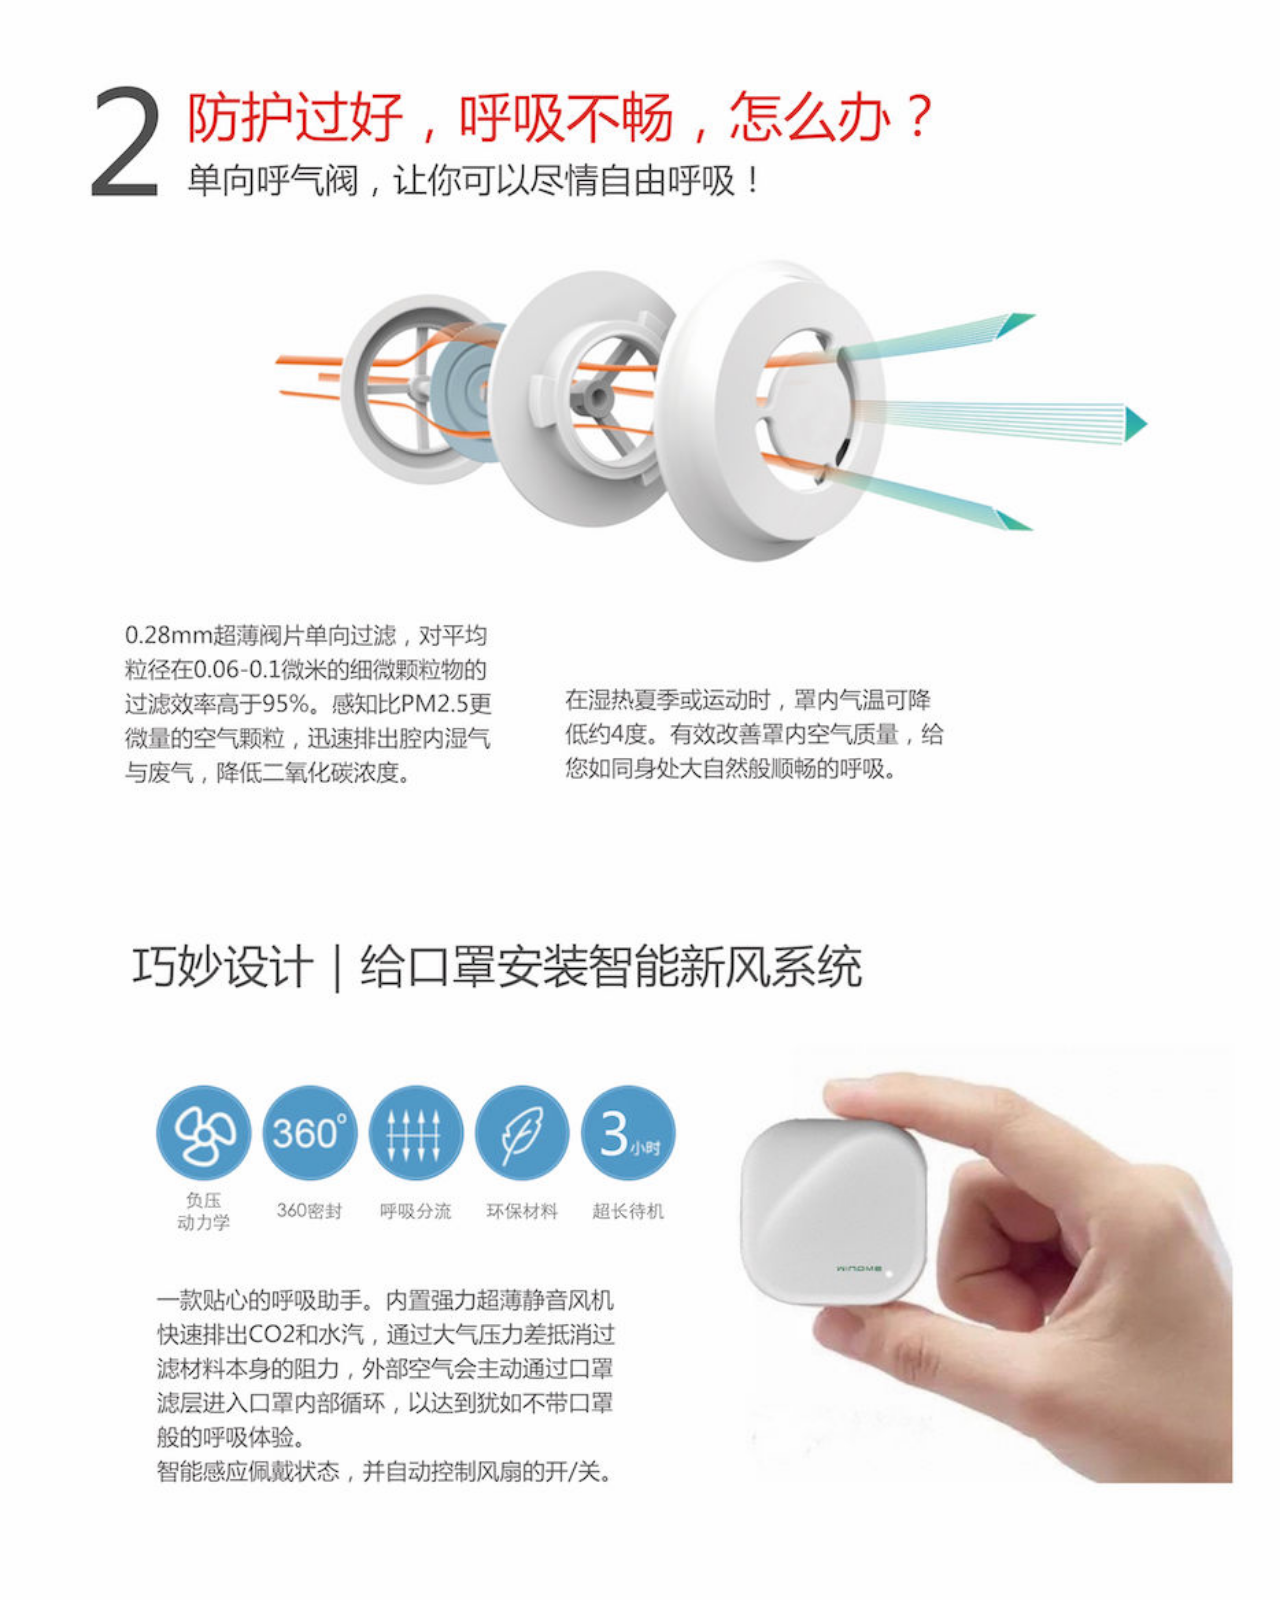
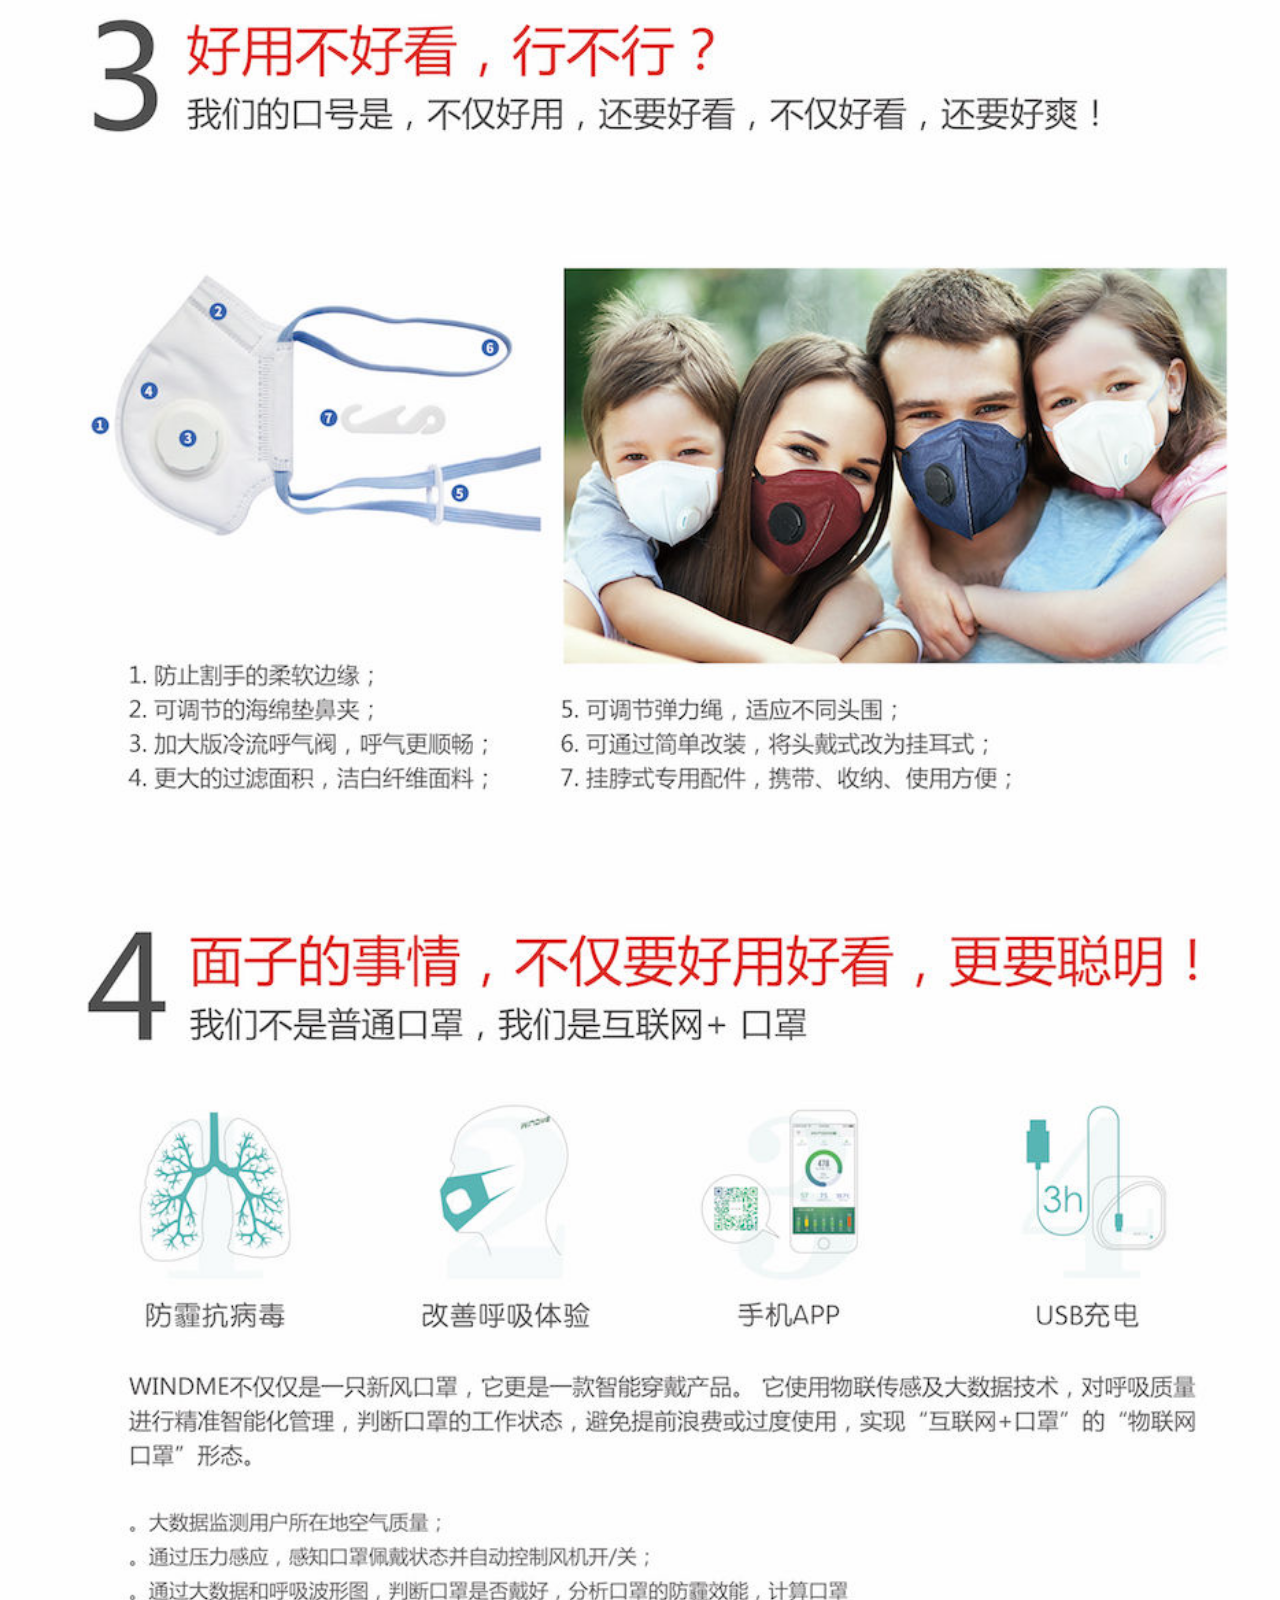
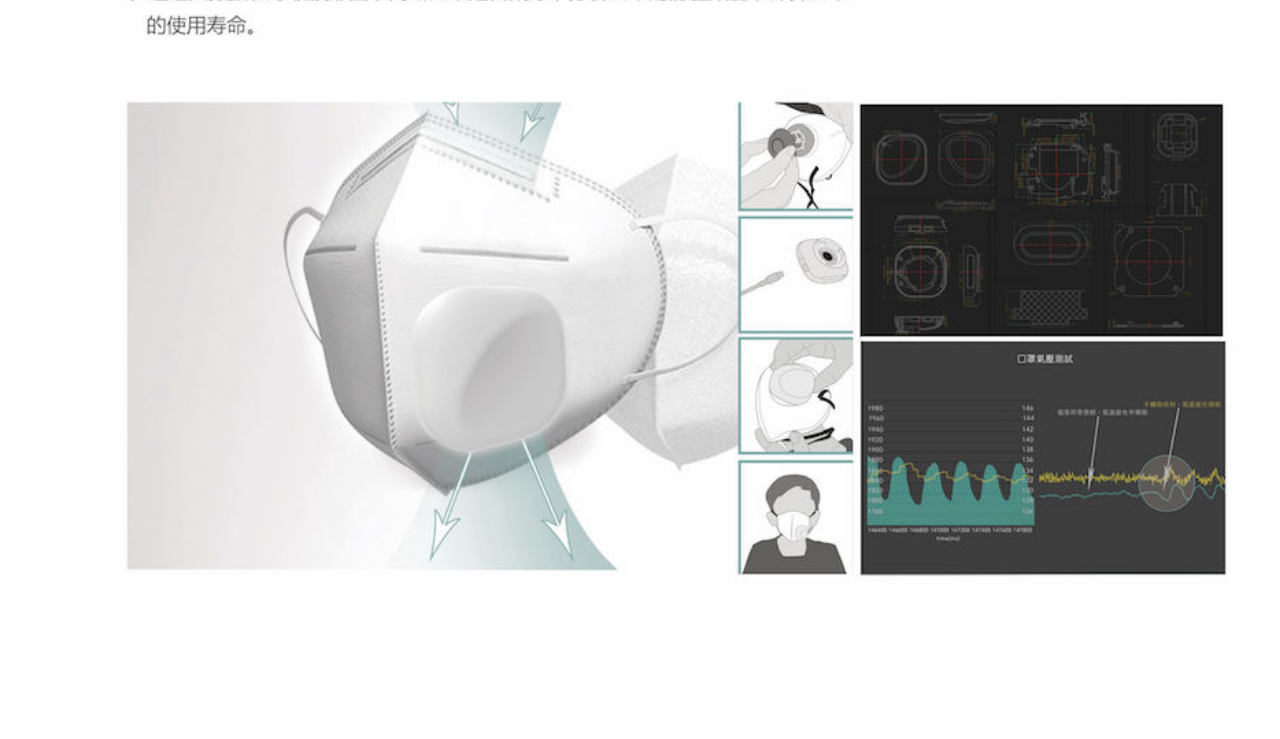
<file: kouzhao.html>
<!doctype html>
<html lang="en">

<head>
    <meta charset="UTF-8">
    <meta name=viewport content="width=device-width,height=device-height,user-scalable=no,initial-scale=1,minimum-scale=1,maximum-scale=1">
    <title>新风口罩</title>
    <style>
        html,
        body {
            margin: 0;
            padding: 0;
        }
    </style>
</head>
<body>
    <img src="img/know.jpg" style="width:100%" alt="">
</body>

</html>
</file>
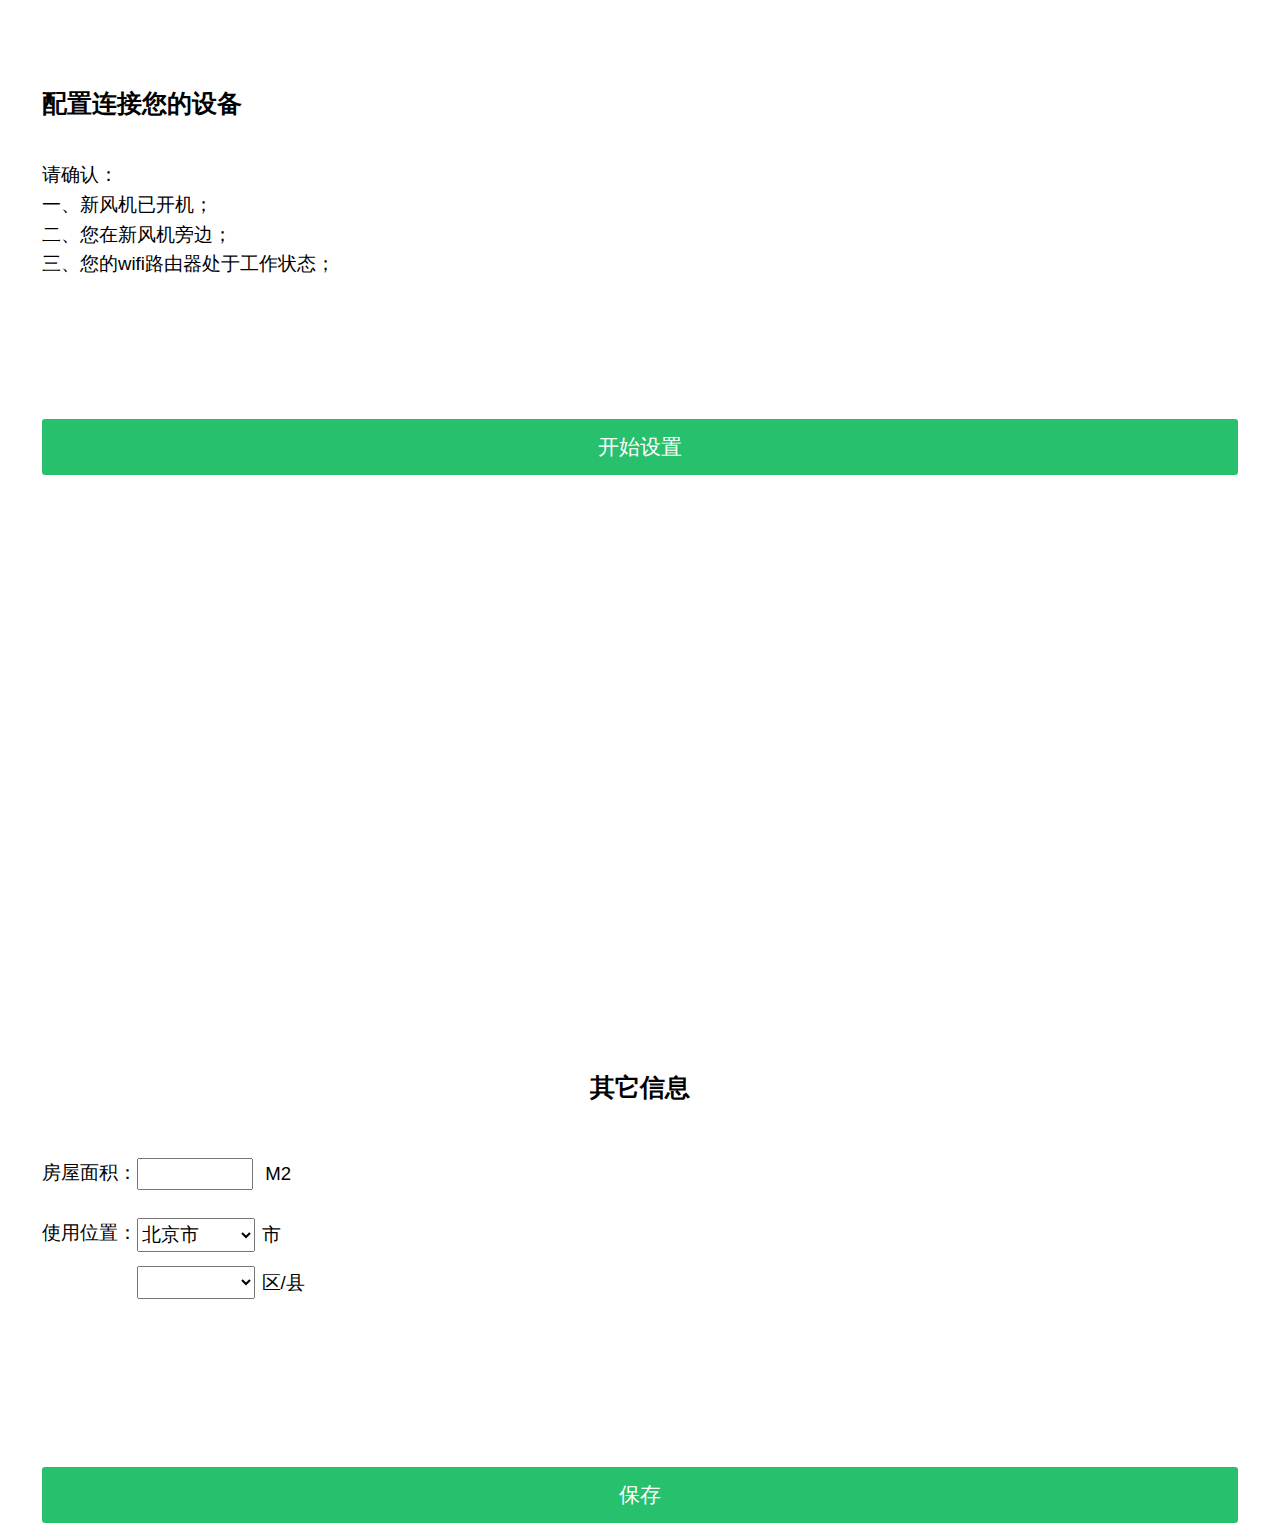
<file: set.html>
<!doctype html>
<html lang="en">
<head>
  <meta charset="UTF-8">
  <meta name=viewport content="width=device-width,height=device-height,user-scalable=no,initial-scale=1,minimum-scale=1,maximum-scale=1">
  <title>设备配置</title>
  <script src="js/fontsize.js"></script>
  <link rel="stylesheet" href="font/iconfont.css">
  <link rel="stylesheet" href="css/reset.css">
  <link rel="stylesheet" href="css/style.css">
</head>
<body class="setpage">
    <section id="first" class="h100vh">
        <dl class="big16" style="margin: 6rem 3rem 10rem; line-height: 1.6;">
            <dt class="big21 strong" style="margin-bottom: 1.5em;">配置连接您的设备</dt>
            <dd>请确认：</dd>
            <dd>一、新风机已开机；</dd>
            <dd>二、您在新风机旁边；</dd>
            <dd>三、您的wifi路由器处于工作状态；</dd>
        </dl>
        <div class="tcenter" style="margin: 0 3rem;">
            <button class="big18" type="button" onclick="next()">开始设置</button>
        </div>
    </section>
    <section id="next">
        <dl class="big16" style="margin: 6rem 3rem 10rem; line-height: 1.6;">
            <dt class="big21 strong tcenter" style="margin-bottom: 1.5em;">其它信息</dt>
            <dd class="flex">
                <label>房屋面积：</label>
                <span class="flex_1">
                    <input type="text" name="area" id="area">
                    M2
                </span>
            </dd>
            <dd class="flex">
                <label>使用位置：</label>
                <span class="flex_1">
                    <span class="block">
                        <select name="pro" id="pro">
                            <option value="110000">北京市</option><option value="120000">天津市</option><option value="130000">河北省</option><option value="140000">山西省</option><option value="150000">内蒙古自治区</option><option value="210000">辽宁省</option><option value="220000">吉林省</option><option value="230000">黑龙江省</option><option value="310000">上海市</option><option value="320000">江苏省</option><option value="330000">浙江省</option><option value="340000">安徽省</option><option value="350000">福建省</option><option value="360000">江西省</option><option value="370000">山东省</option><option value="410000">河南省</option><option value="420000">湖北省</option><option value="430000">湖南省</option><option value="440000">广东省</option><option value="450000">广西壮族自治区</option><option value="460000">海南省</option><option value="500000">重庆市</option><option value="510000">四川省</option><option value="520000">贵州省</option><option value="530000">云南省</option><option value="540000">西藏自治区</option><option value="610000">陕西省</option><option value="620000">甘肃省</option><option value="630000">青海省</option><option value="640000">宁夏回族自治区</option><option value="650000">新疆维吾尔自治区</option>
                        </select>市
                    </span>
                    <span class="block">
                        <select name="city" id="city"></select>区/县
                    </span>
                </span>
            </dd>
        </dl>
        <div class="tcenter" style="margin: 0 3rem;">
            <button class="big18" type="button">保存</button>
        </div>
    </section>
    <script>
        function next(){
            document.getElementById('first').style.display = 'none';
            document.getElementById('next').style.display = 'block';
        }
    </script>
</body>
</html>
</file>
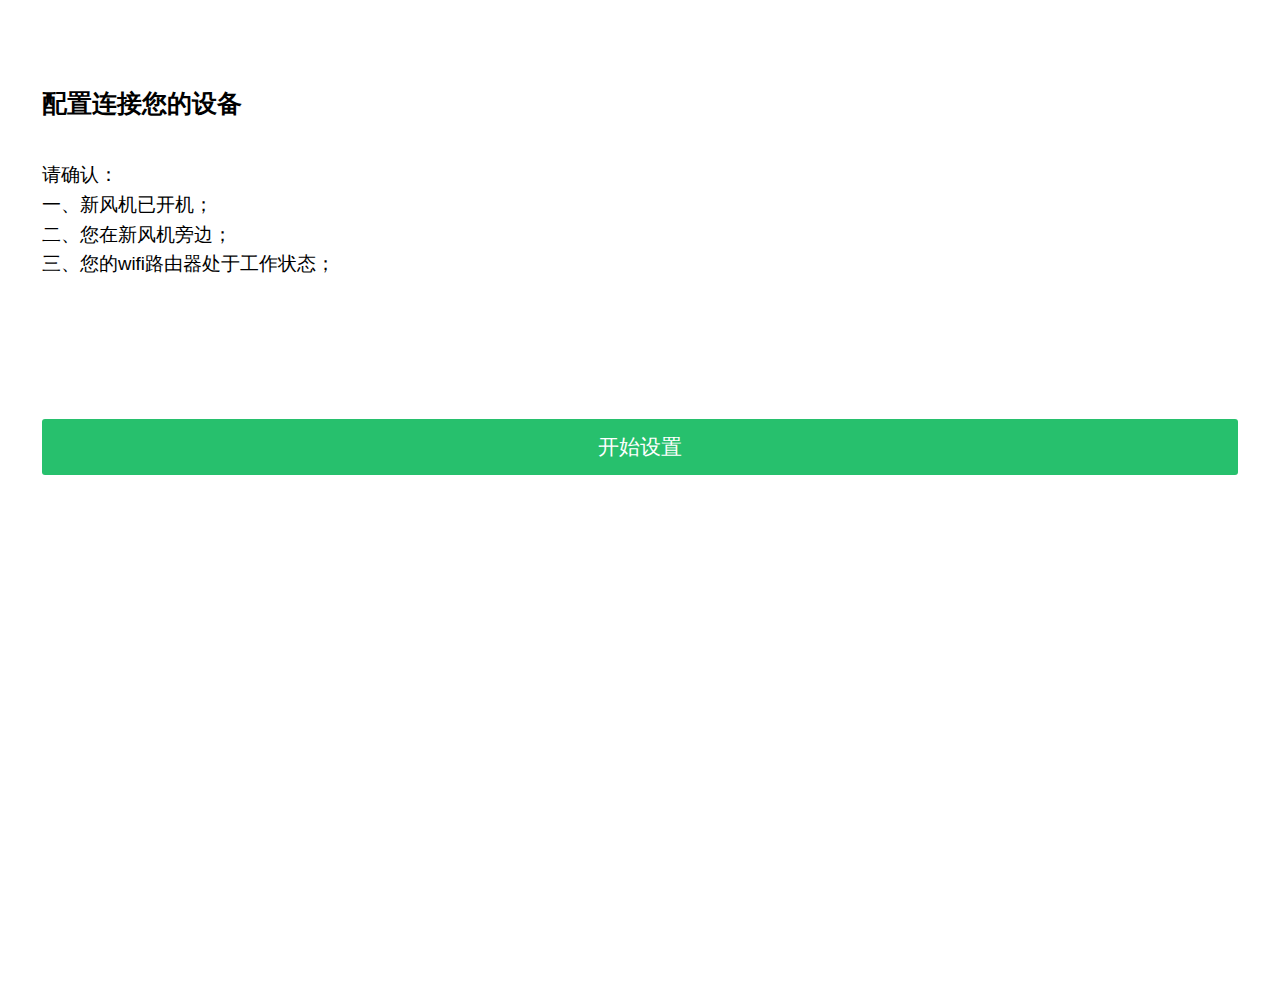
<file: wifi.html>
<!doctype html>
<html lang="en">

    <head>
        <meta charset="UTF-8">
        <meta name=viewport content="width=device-width,height=device-height,user-scalable=no,initial-scale=1,minimum-scale=1,maximum-scale=1">
        <title>配置连接</title>
        <script src="js/fontsize.js"></script>
        <link rel="stylesheet" href="font/iconfont.css">
        <link rel="stylesheet" href="css/reset.css">
        <link rel="stylesheet" href="css/style.css">
        <script src="js/jquery.min.js" type="text/javascript"></script>
        <script src="http://res.wx.qq.com/open/js/jweixin-1.0.0.js"></script>
        <script>
            $(function () {
                $.ajax({
                    type: "post",
                    url: "http://www.windme.cn/api/wcontrl/sign",
                    dataType: "json",
                    success: function (data) {
                        wx.config({
                            beta: true,
                            debug: false,
                            appId: data.appId,
                            timestamp: data.timestamp,
                            nonceStr: data.nonce,
                            signature: data.signature,
                            jsApiList: ['configWXDeviceWiFi']
                        });
                    }
                });
            });

            function connectWiFi() {
                wx.ready(function () {
                    wx.checkJsApi({
                        jsApiList: ['configWXDeviceWiFi'],
                        success: function (res) {
                            wx.invoke('configWXDeviceWiFi', {}, function (res) {
                                var err_msg = res.err_msg;
                                if (err_msg == 'configWXDeviceWiFi:ok') {
                                    alert("配置成功");
                                    location.replace('index.html');
                                } else {
                                    alert("配置失败");
                                }
                            });
                        }
                    });
                });
            }
        </script>
    </head>

    <body class="setpage">
        <section class="h100vh">
            <dl class="big16" style="margin: 6rem 3rem 10rem; line-height: 1.6;">
                <dt class="big21 strong" style="margin-bottom: 1.5em;">配置连接您的设备</dt>
                <dd>请确认：</dd>
                <dd>一、新风机已开机；</dd>
                <dd>二、您在新风机旁边；</dd>
                <dd>三、您的wifi路由器处于工作状态；</dd>
            </dl>
            <div class="tcenter" style="margin: 0 3rem;">
                <button class="big18" type="button" onclick="connectWiFi()">开始设置</button>
            </div>
        </section>
    </body>

</html>
</file>
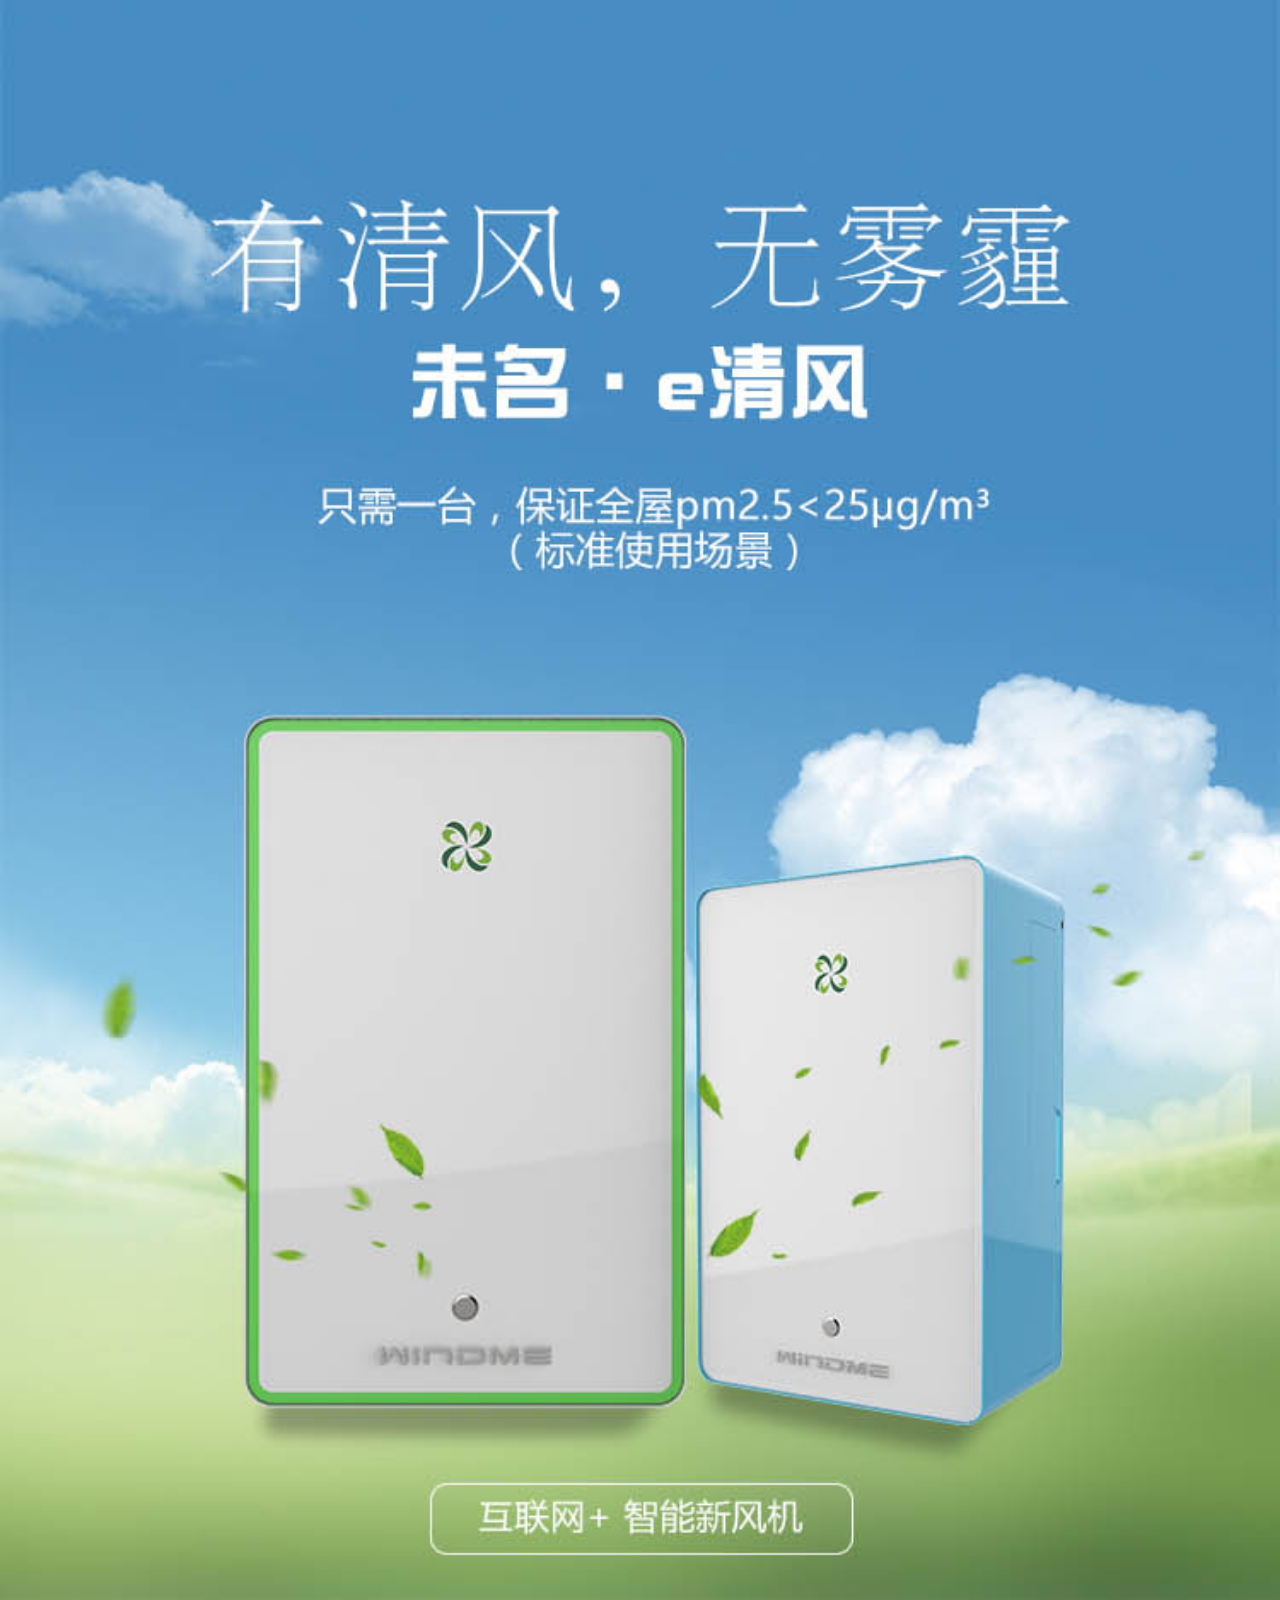
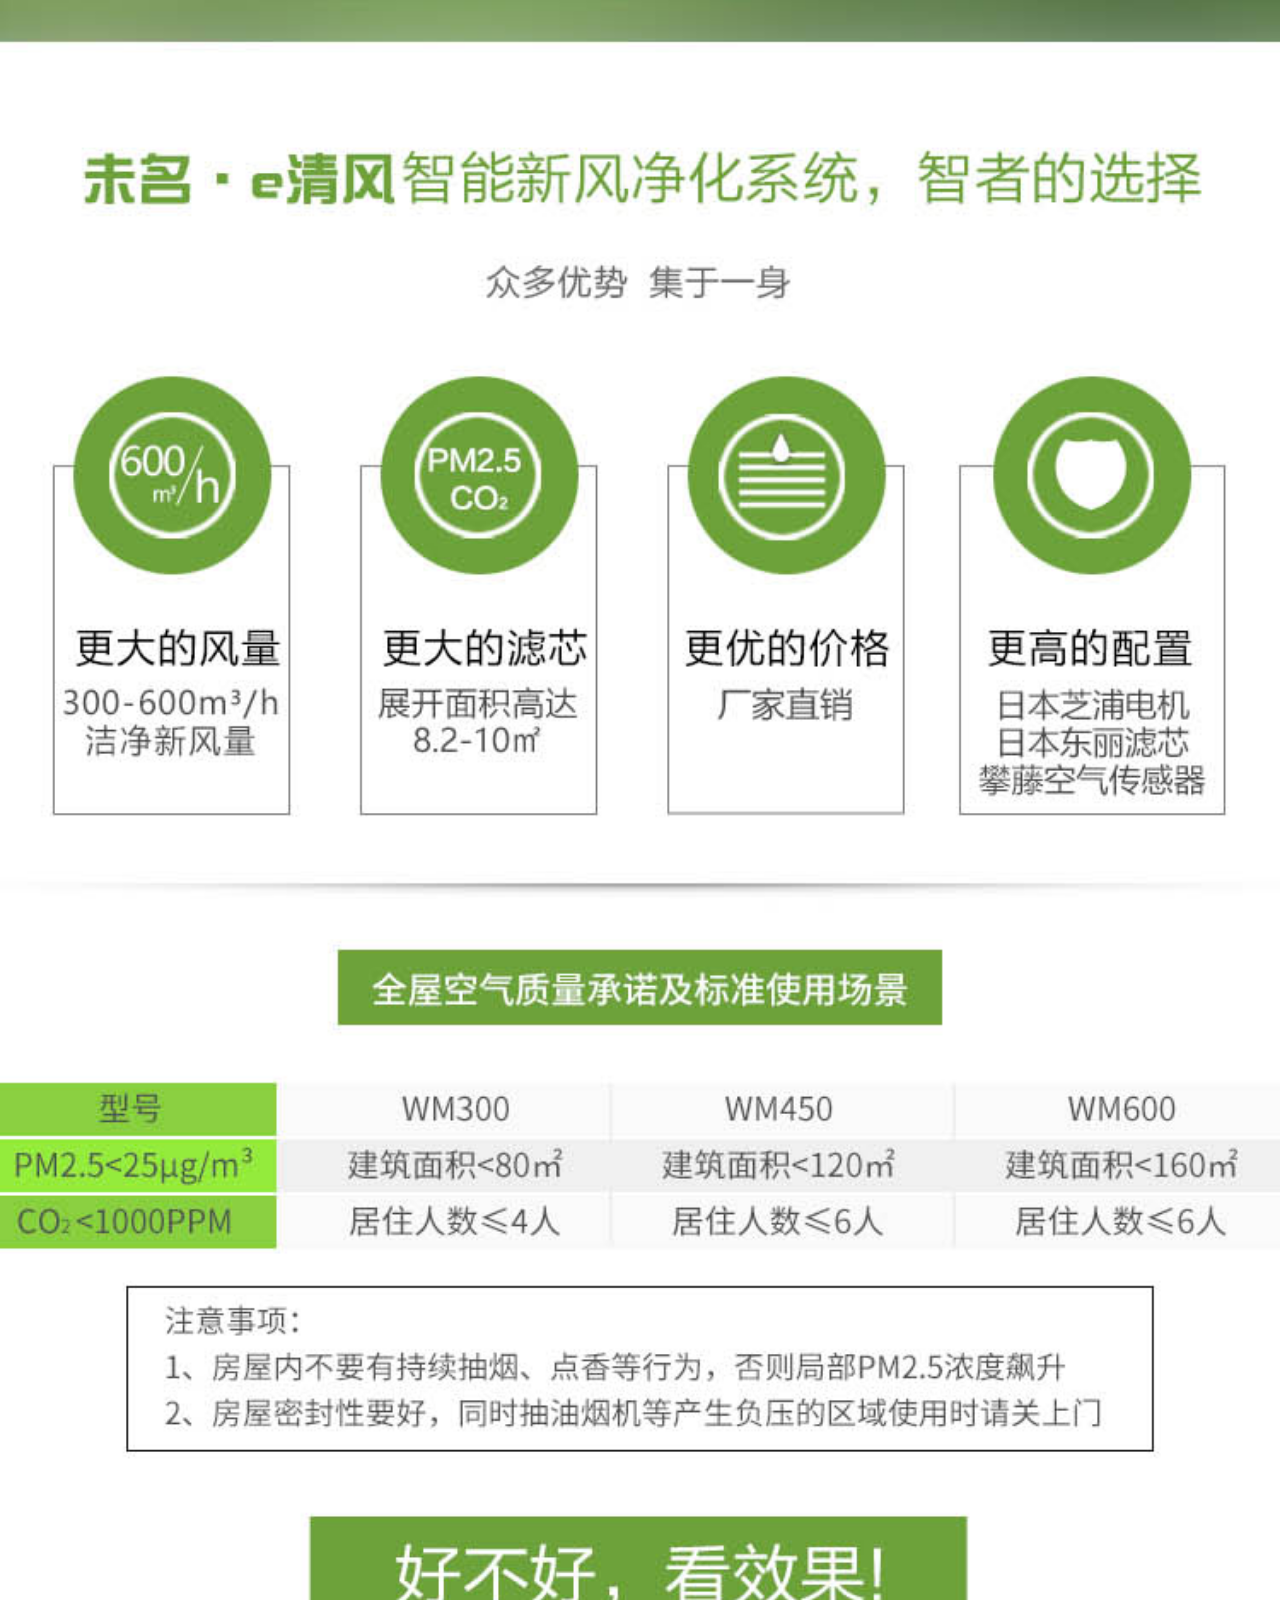
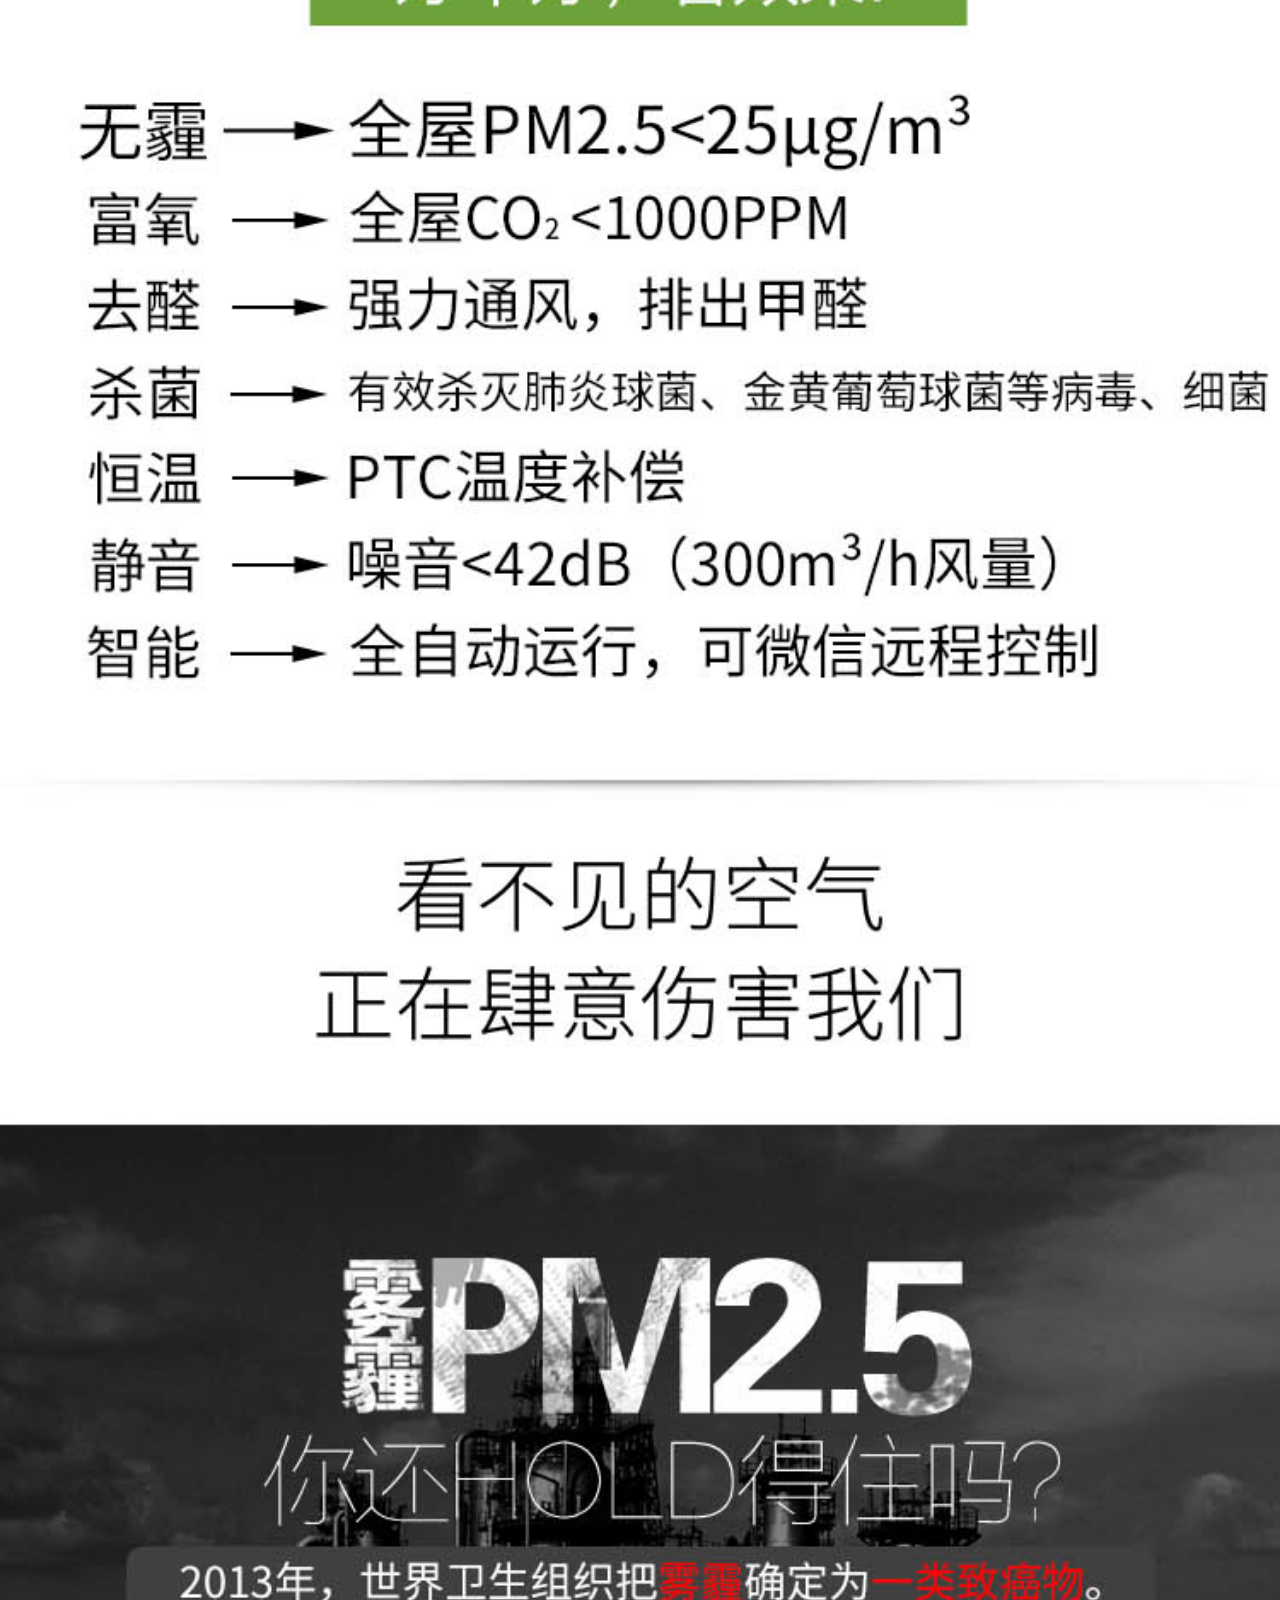
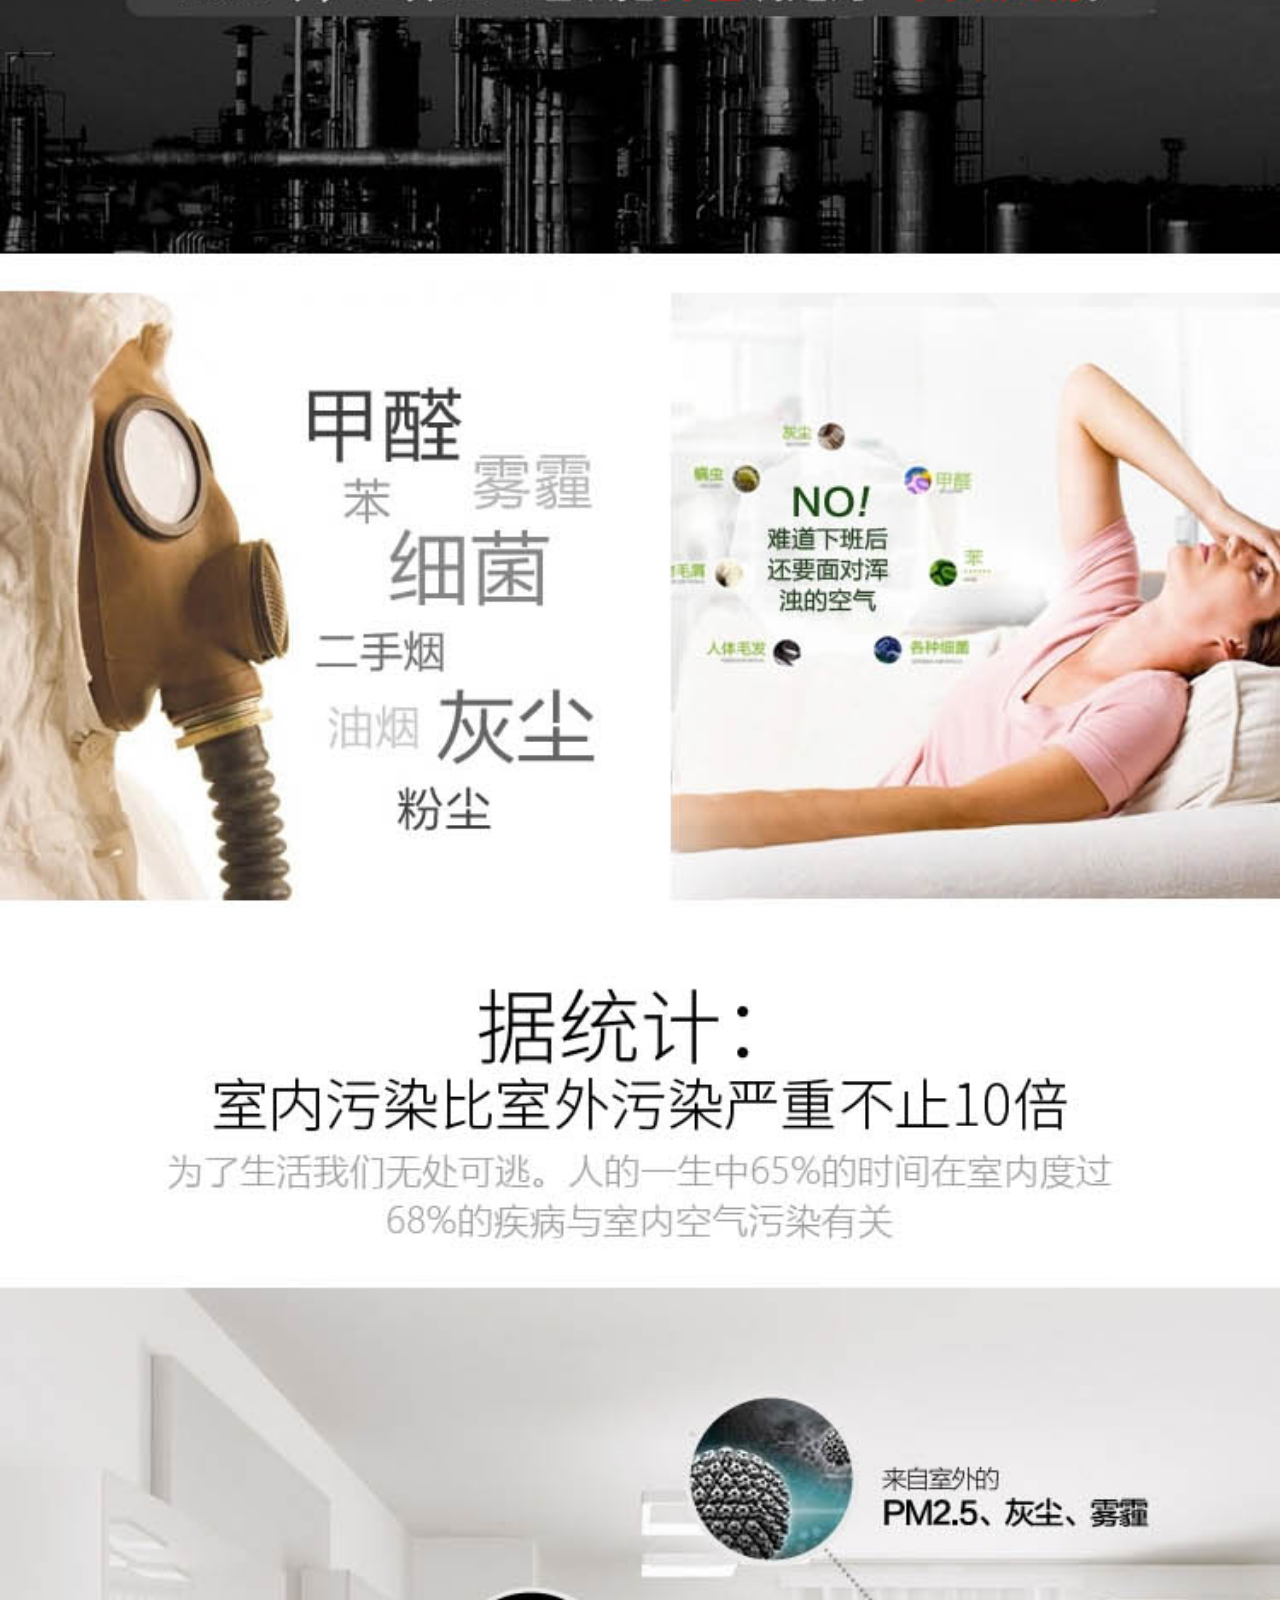
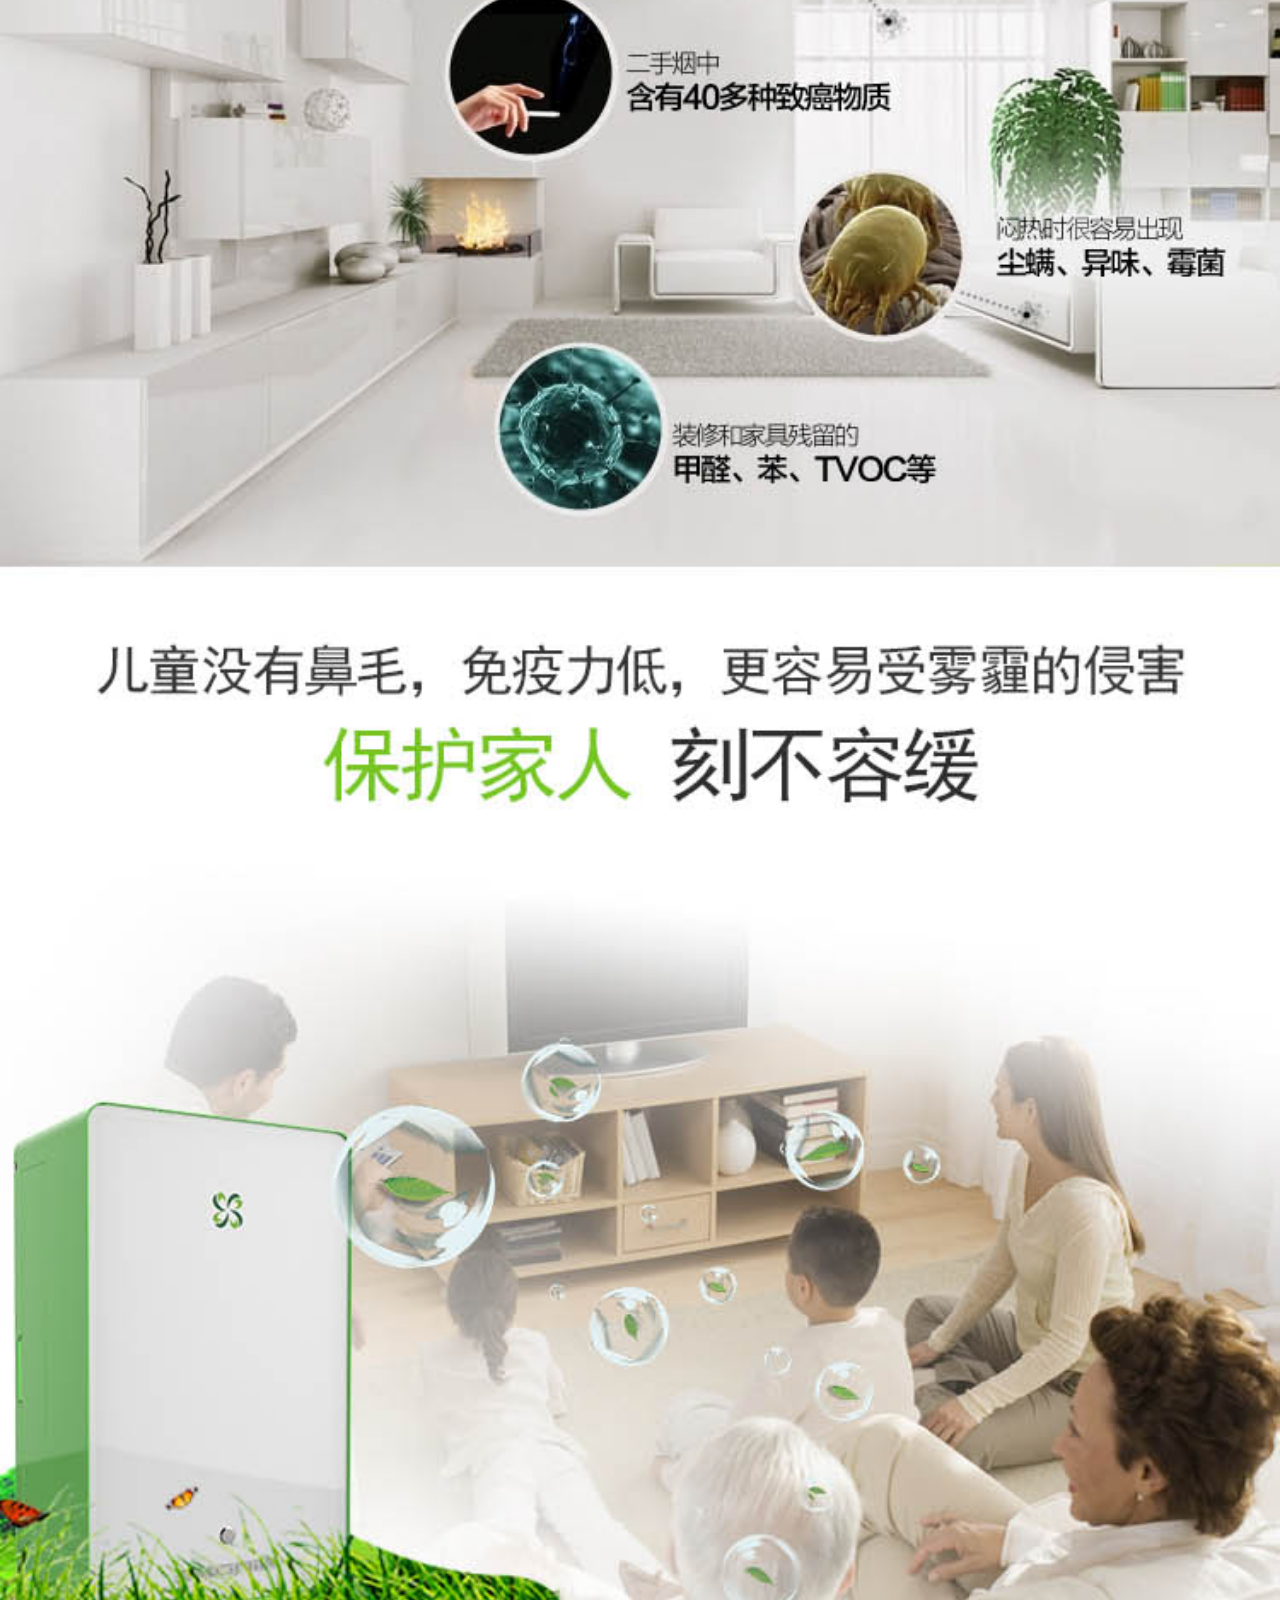
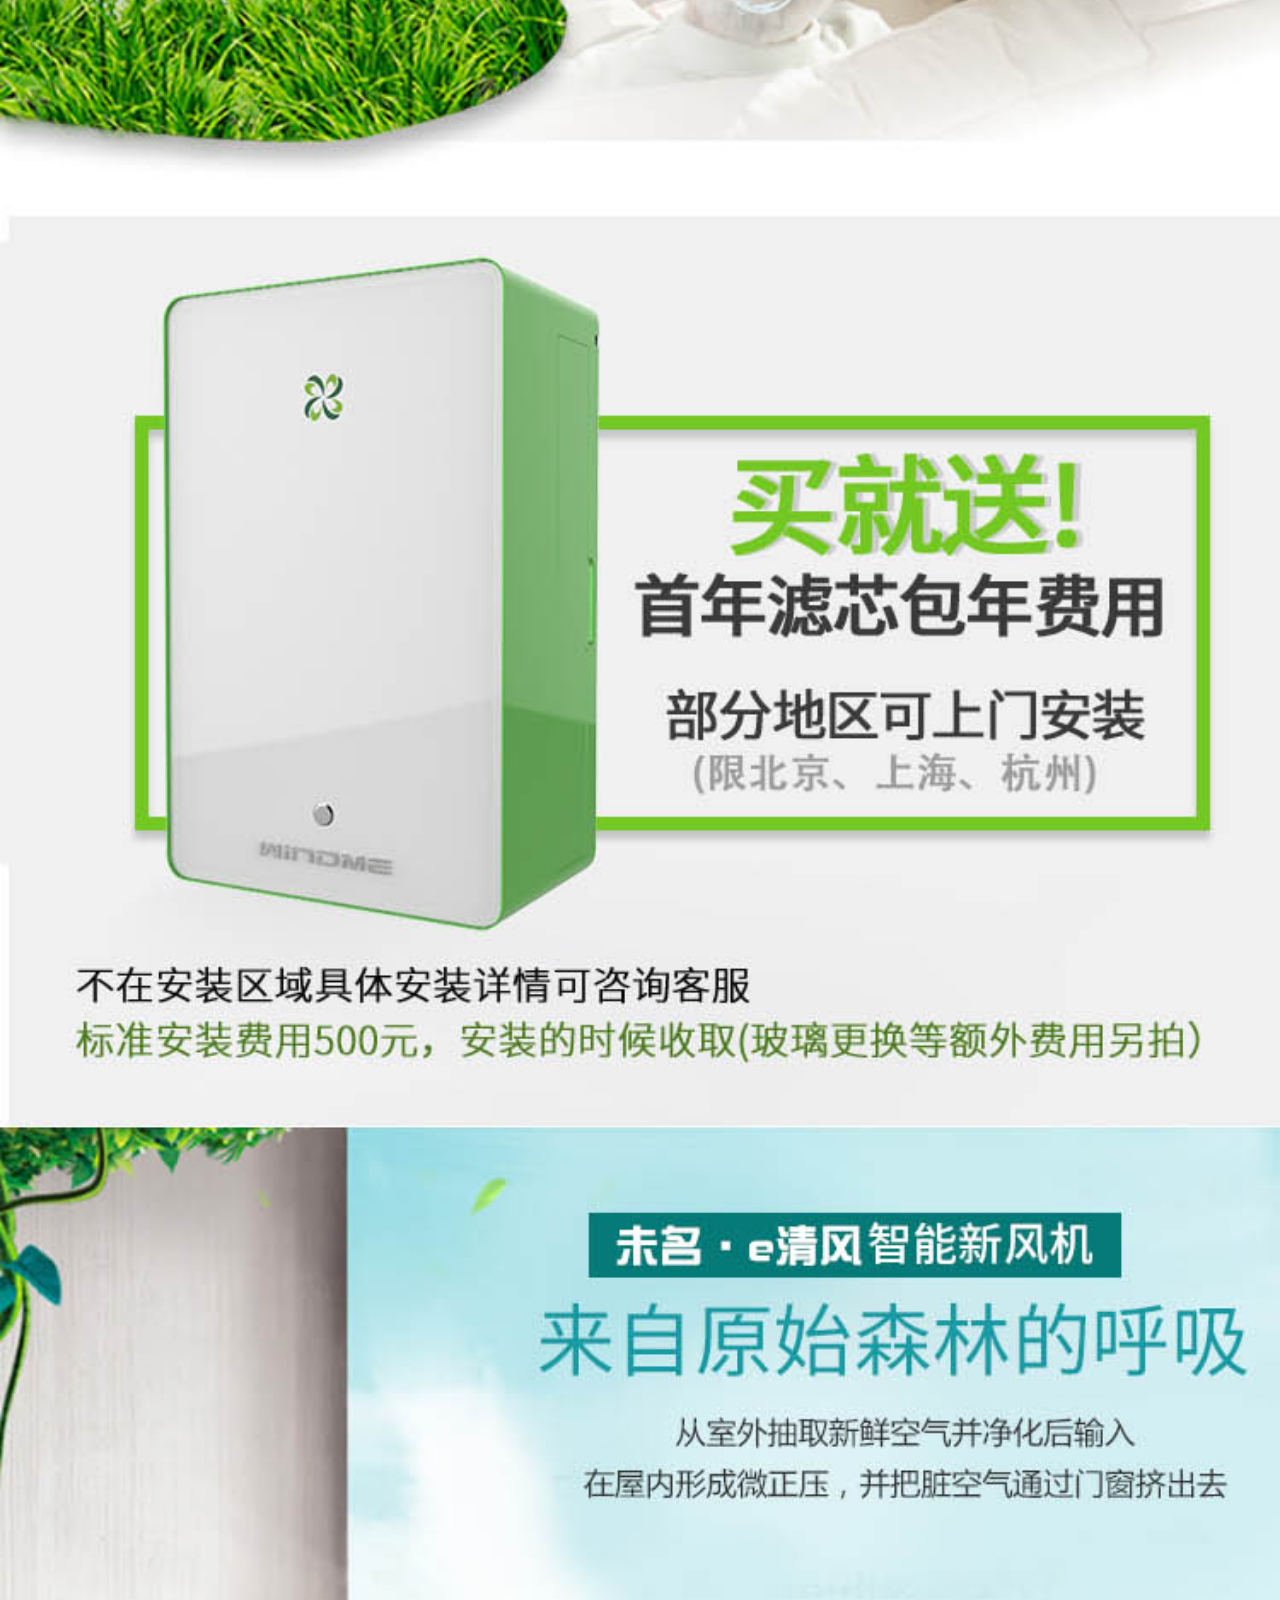
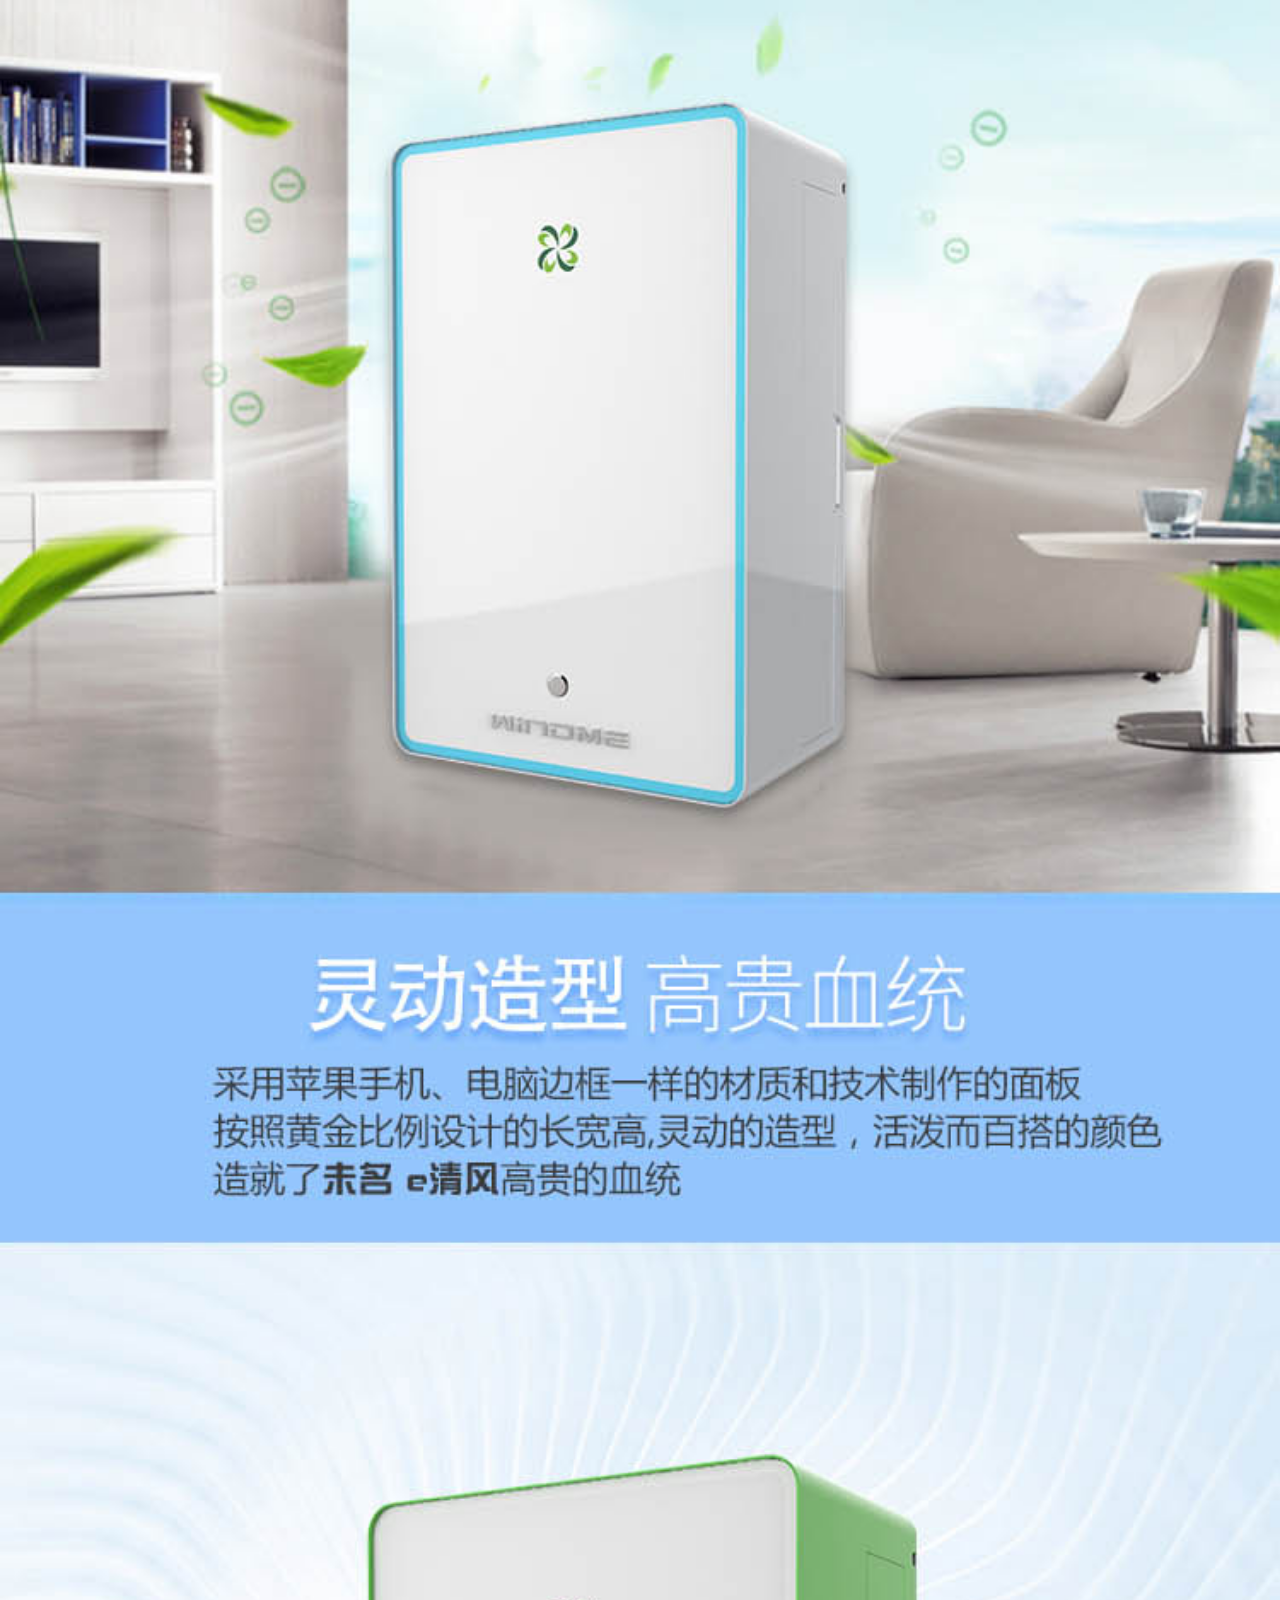
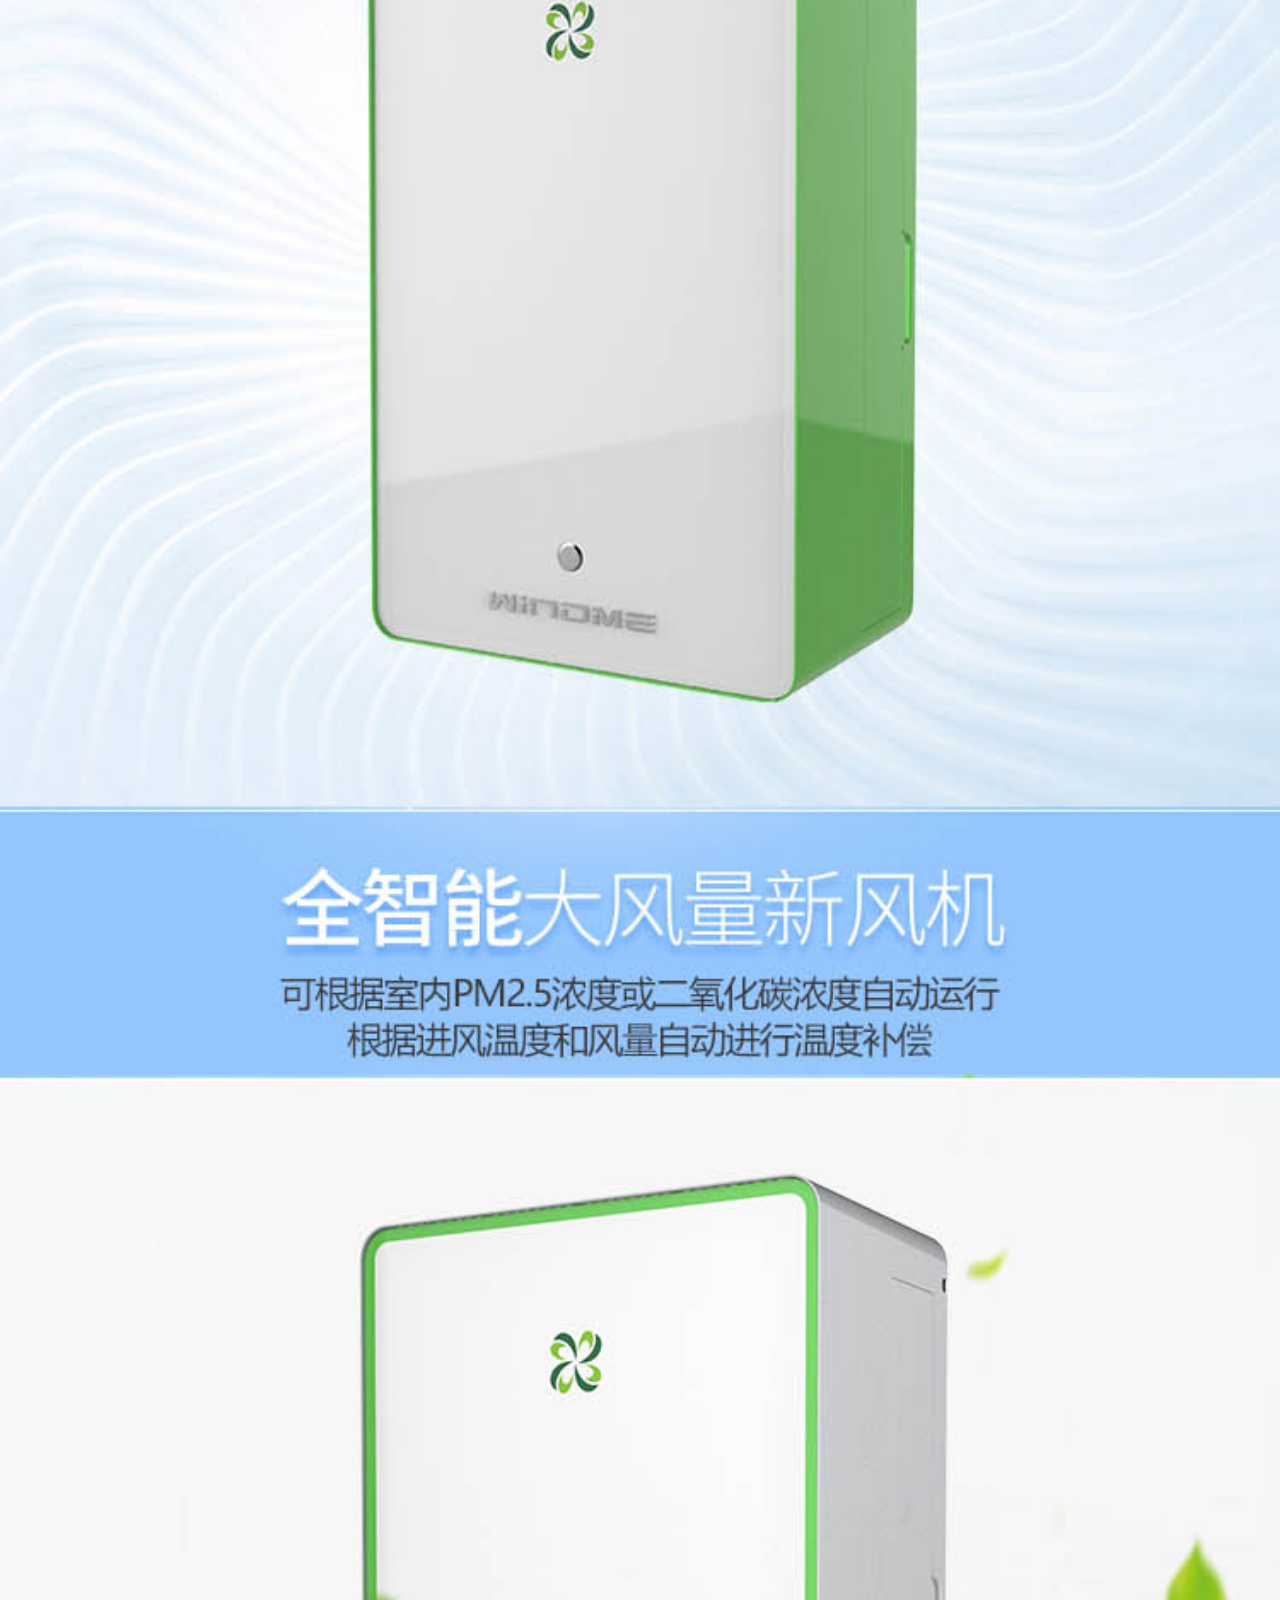
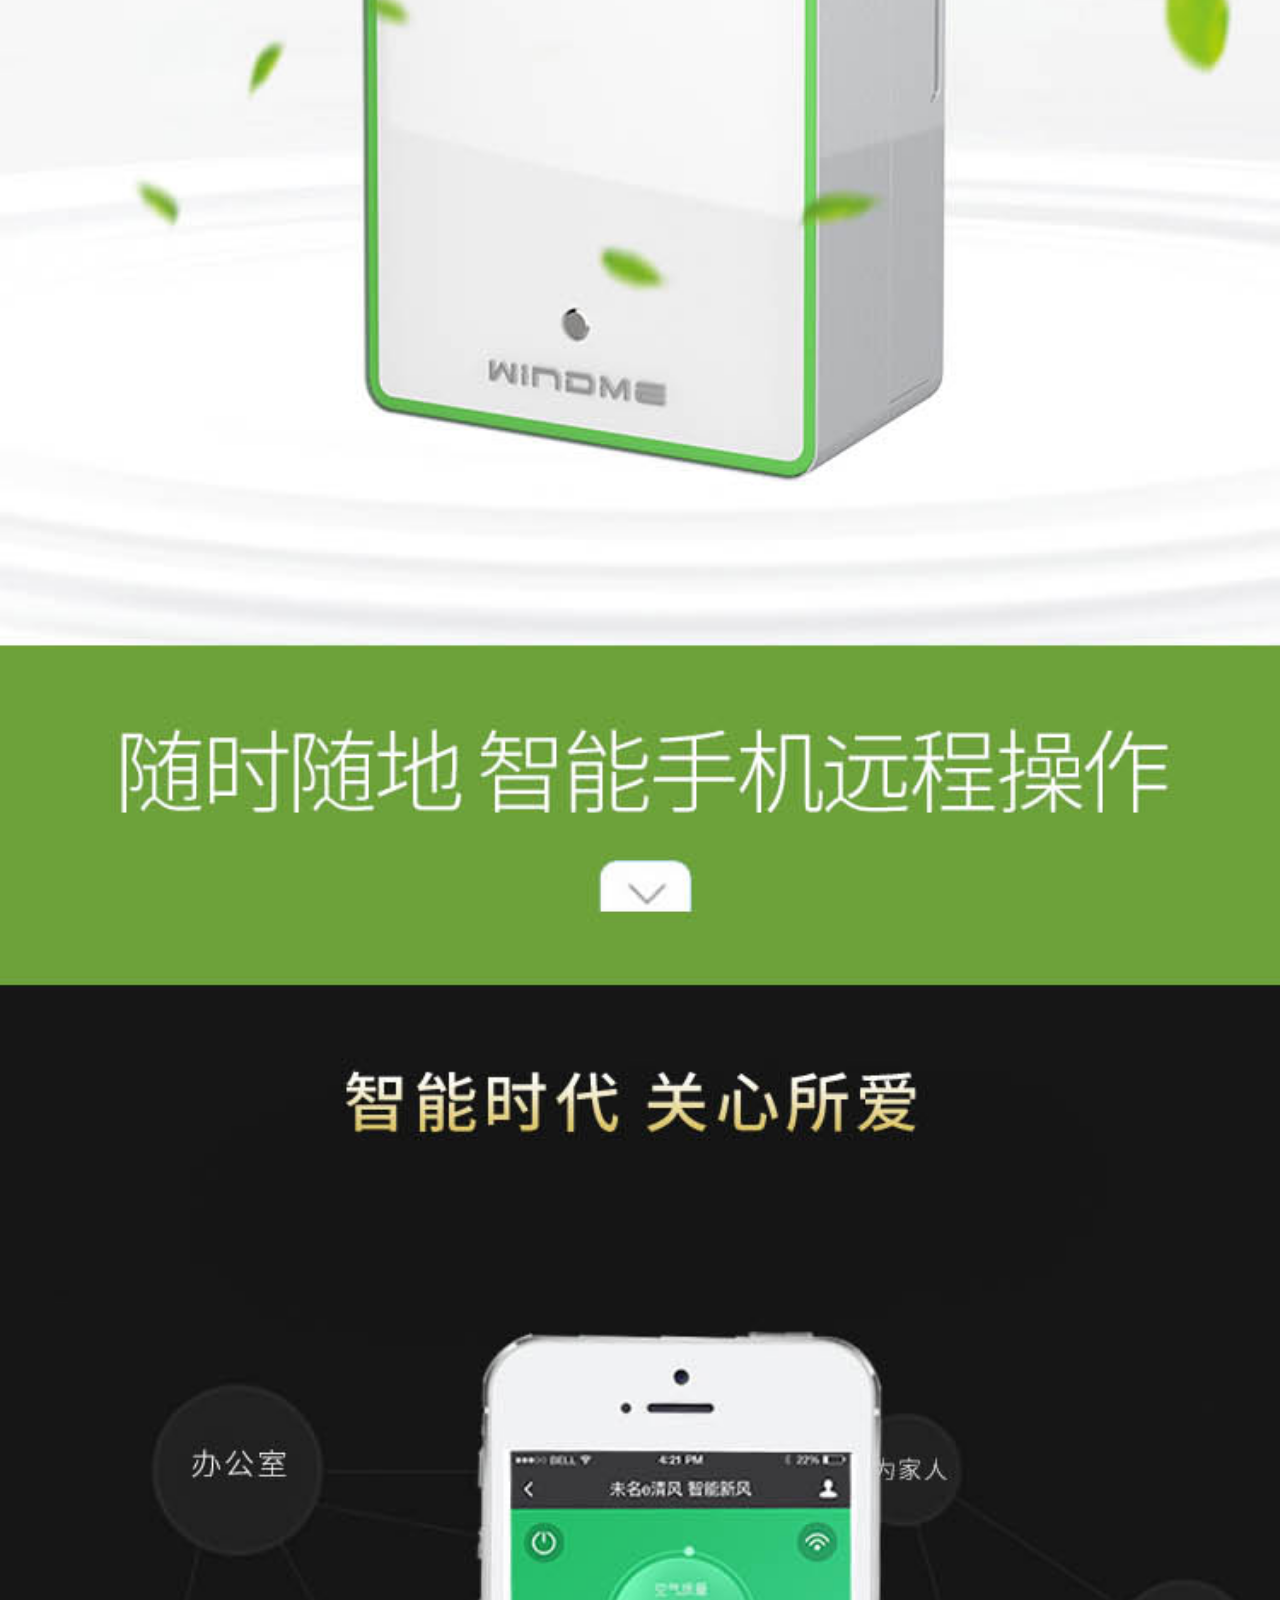
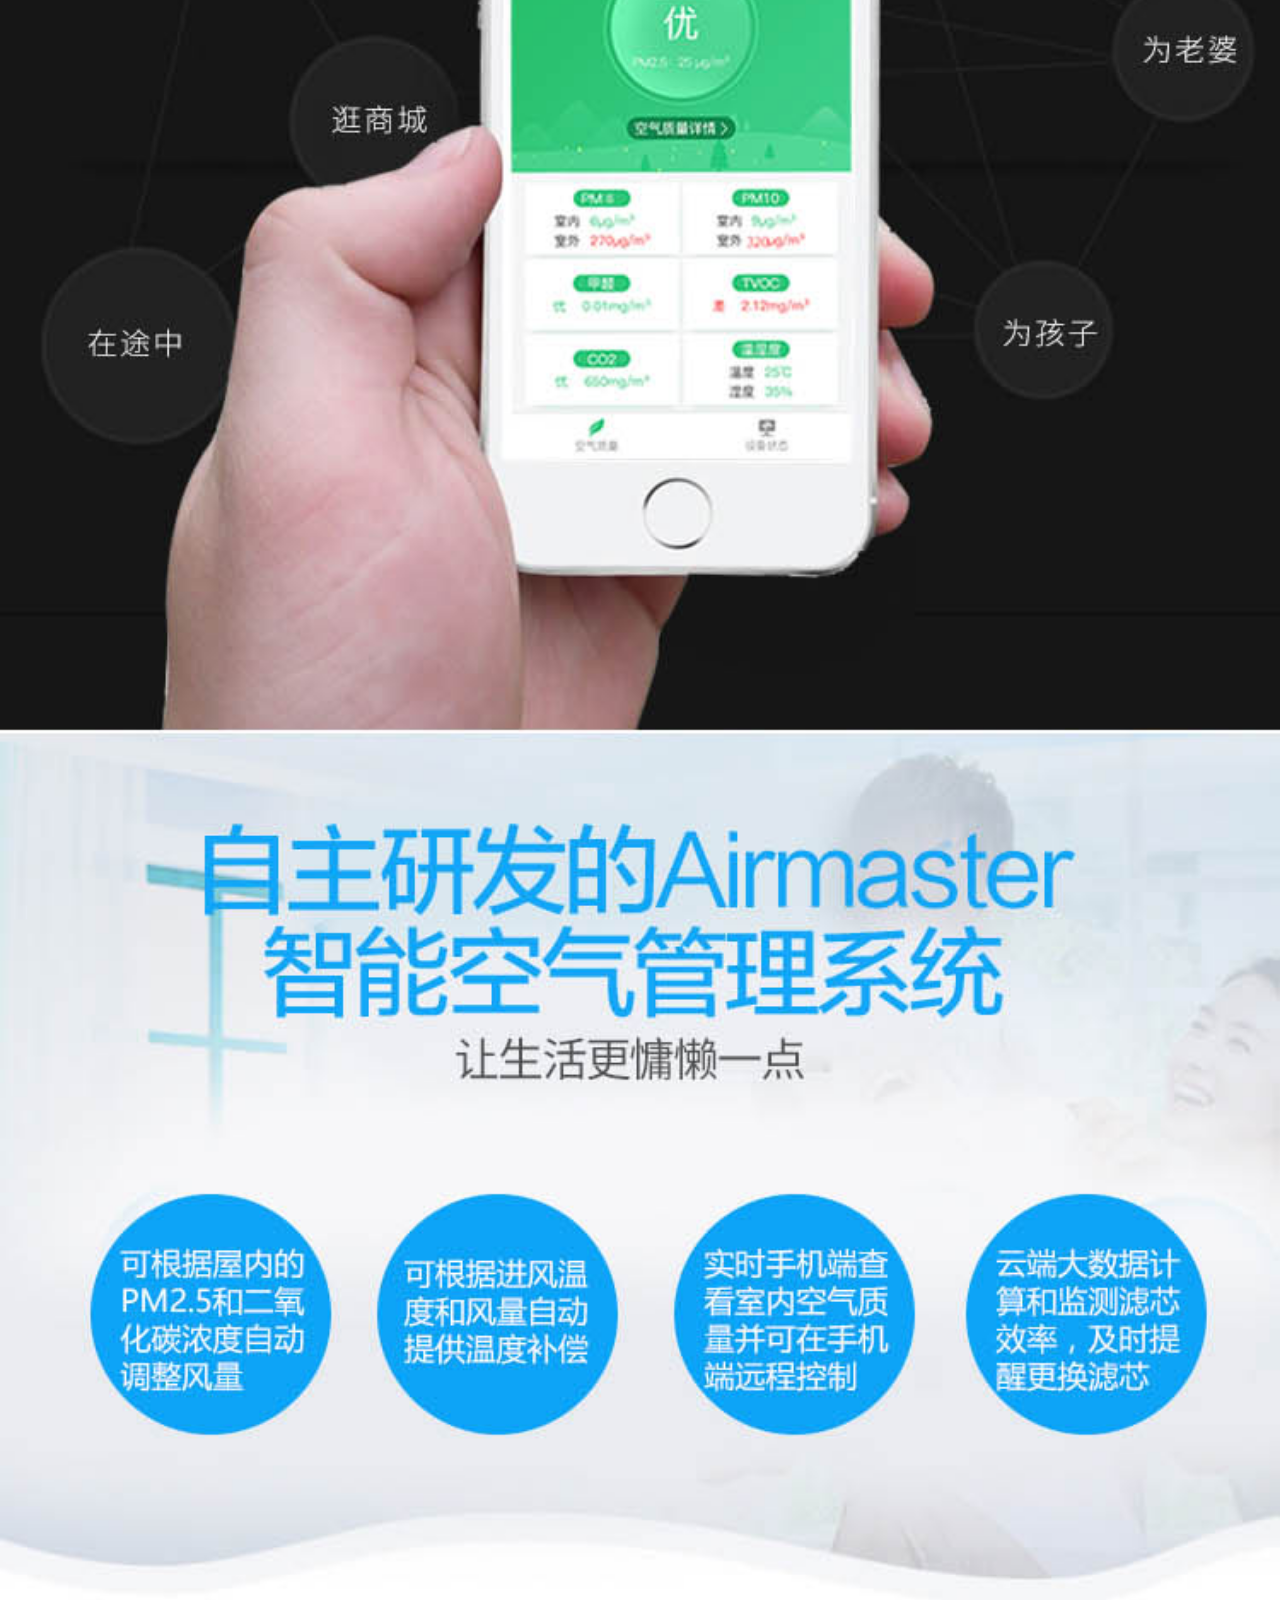
<file: xinfeng.html>
<!doctype html>
<html lang="en">

<head>
    <meta charset="UTF-8">
    <meta name=viewport content="width=device-width,height=device-height,user-scalable=no,initial-scale=1,minimum-scale=1,maximum-scale=1">
    <title>新风介绍</title>
    <style>
        html,
        body {
            margin: 0;
            padding: 0;
        }
    </style>
</head>

<body>
    <img src="img/case.jpg" style="width:100%" alt="">
</body>

</html>
</file>
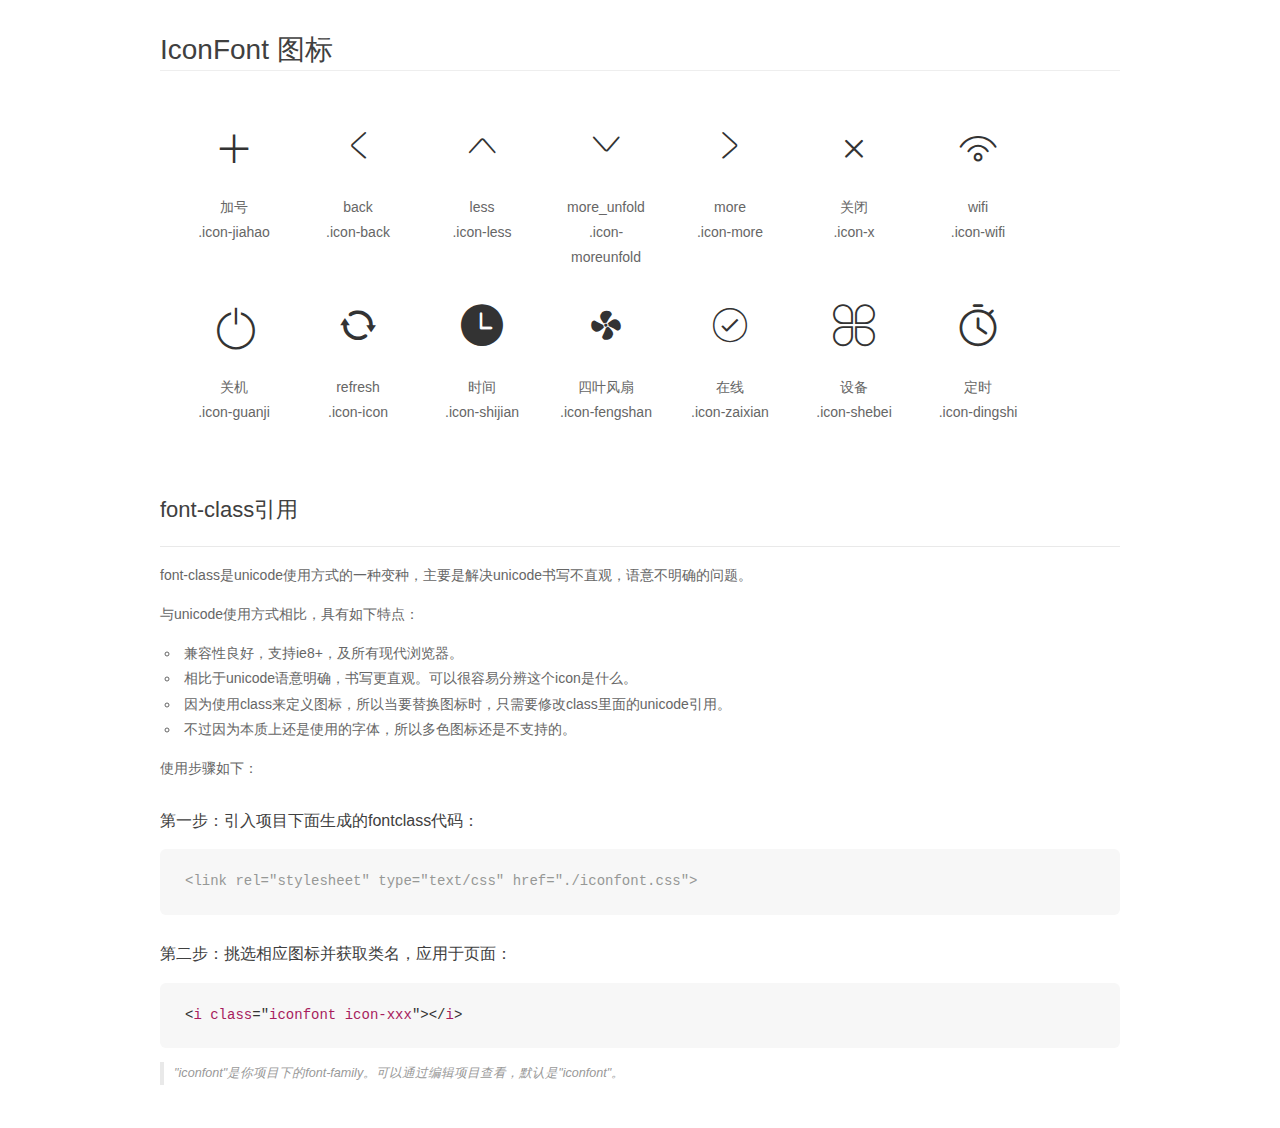
<file: font/demo_fontclass.html>
<!DOCTYPE html>
<html>
<head>
    <meta charset="utf-8"/>
    <title>IconFont</title>
    <link rel="stylesheet" href="demo.css">
    <link rel="stylesheet" href="iconfont.css">
</head>
<body>
    <div class="main markdown">
        <h1>IconFont 图标</h1>
        <ul class="icon_lists clear">
            
                <li>
                <i class="icon iconfont icon-jiahao"></i>
                    <div class="name">加号</div>
                    <div class="fontclass">.icon-jiahao</div>
                </li>
            
                <li>
                <i class="icon iconfont icon-back"></i>
                    <div class="name">back</div>
                    <div class="fontclass">.icon-back</div>
                </li>
            
                <li>
                <i class="icon iconfont icon-less"></i>
                    <div class="name">less</div>
                    <div class="fontclass">.icon-less</div>
                </li>
            
                <li>
                <i class="icon iconfont icon-moreunfold"></i>
                    <div class="name">more_unfold</div>
                    <div class="fontclass">.icon-moreunfold</div>
                </li>
            
                <li>
                <i class="icon iconfont icon-more"></i>
                    <div class="name">more</div>
                    <div class="fontclass">.icon-more</div>
                </li>
            
                <li>
                <i class="icon iconfont icon-x"></i>
                    <div class="name">关闭</div>
                    <div class="fontclass">.icon-x</div>
                </li>
            
                <li>
                <i class="icon iconfont icon-wifi"></i>
                    <div class="name">wifi</div>
                    <div class="fontclass">.icon-wifi</div>
                </li>
            
                <li>
                <i class="icon iconfont icon-guanji"></i>
                    <div class="name">关机</div>
                    <div class="fontclass">.icon-guanji</div>
                </li>
            
                <li>
                <i class="icon iconfont icon-icon"></i>
                    <div class="name">refresh</div>
                    <div class="fontclass">.icon-icon</div>
                </li>
            
                <li>
                <i class="icon iconfont icon-shijian"></i>
                    <div class="name">时间</div>
                    <div class="fontclass">.icon-shijian</div>
                </li>
            
                <li>
                <i class="icon iconfont icon-fengshan"></i>
                    <div class="name">四叶风扇</div>
                    <div class="fontclass">.icon-fengshan</div>
                </li>
            
                <li>
                <i class="icon iconfont icon-zaixian"></i>
                    <div class="name">在线</div>
                    <div class="fontclass">.icon-zaixian</div>
                </li>
            
                <li>
                <i class="icon iconfont icon-shebei"></i>
                    <div class="name">设备</div>
                    <div class="fontclass">.icon-shebei</div>
                </li>
            
                <li>
                <i class="icon iconfont icon-dingshi"></i>
                    <div class="name">定时</div>
                    <div class="fontclass">.icon-dingshi</div>
                </li>
            
        </ul>

        <h2 id="font-class-">font-class引用</h2>
        <hr>

        <p>font-class是unicode使用方式的一种变种，主要是解决unicode书写不直观，语意不明确的问题。</p>
        <p>与unicode使用方式相比，具有如下特点：</p>
        <ul>
        <li>兼容性良好，支持ie8+，及所有现代浏览器。</li>
        <li>相比于unicode语意明确，书写更直观。可以很容易分辨这个icon是什么。</li>
        <li>因为使用class来定义图标，所以当要替换图标时，只需要修改class里面的unicode引用。</li>
        <li>不过因为本质上还是使用的字体，所以多色图标还是不支持的。</li>
        </ul>
        <p>使用步骤如下：</p>
        <h3 id="-fontclass-">第一步：引入项目下面生成的fontclass代码：</h3>


        <pre><code class="lang-js hljs javascript"><span class="hljs-comment">&lt;link rel="stylesheet" type="text/css" href="./iconfont.css"&gt;</span></code></pre>
        <h3 id="-">第二步：挑选相应图标并获取类名，应用于页面：</h3>
        <pre><code class="lang-css hljs">&lt;<span class="hljs-selector-tag">i</span> <span class="hljs-selector-tag">class</span>="<span class="hljs-selector-tag">iconfont</span> <span class="hljs-selector-tag">icon-xxx</span>"&gt;&lt;/<span class="hljs-selector-tag">i</span>&gt;</code></pre>
        <blockquote>
        <p>"iconfont"是你项目下的font-family。可以通过编辑项目查看，默认是"iconfont"。</p>
        </blockquote>
    </div>
</body>
</html>
</file>
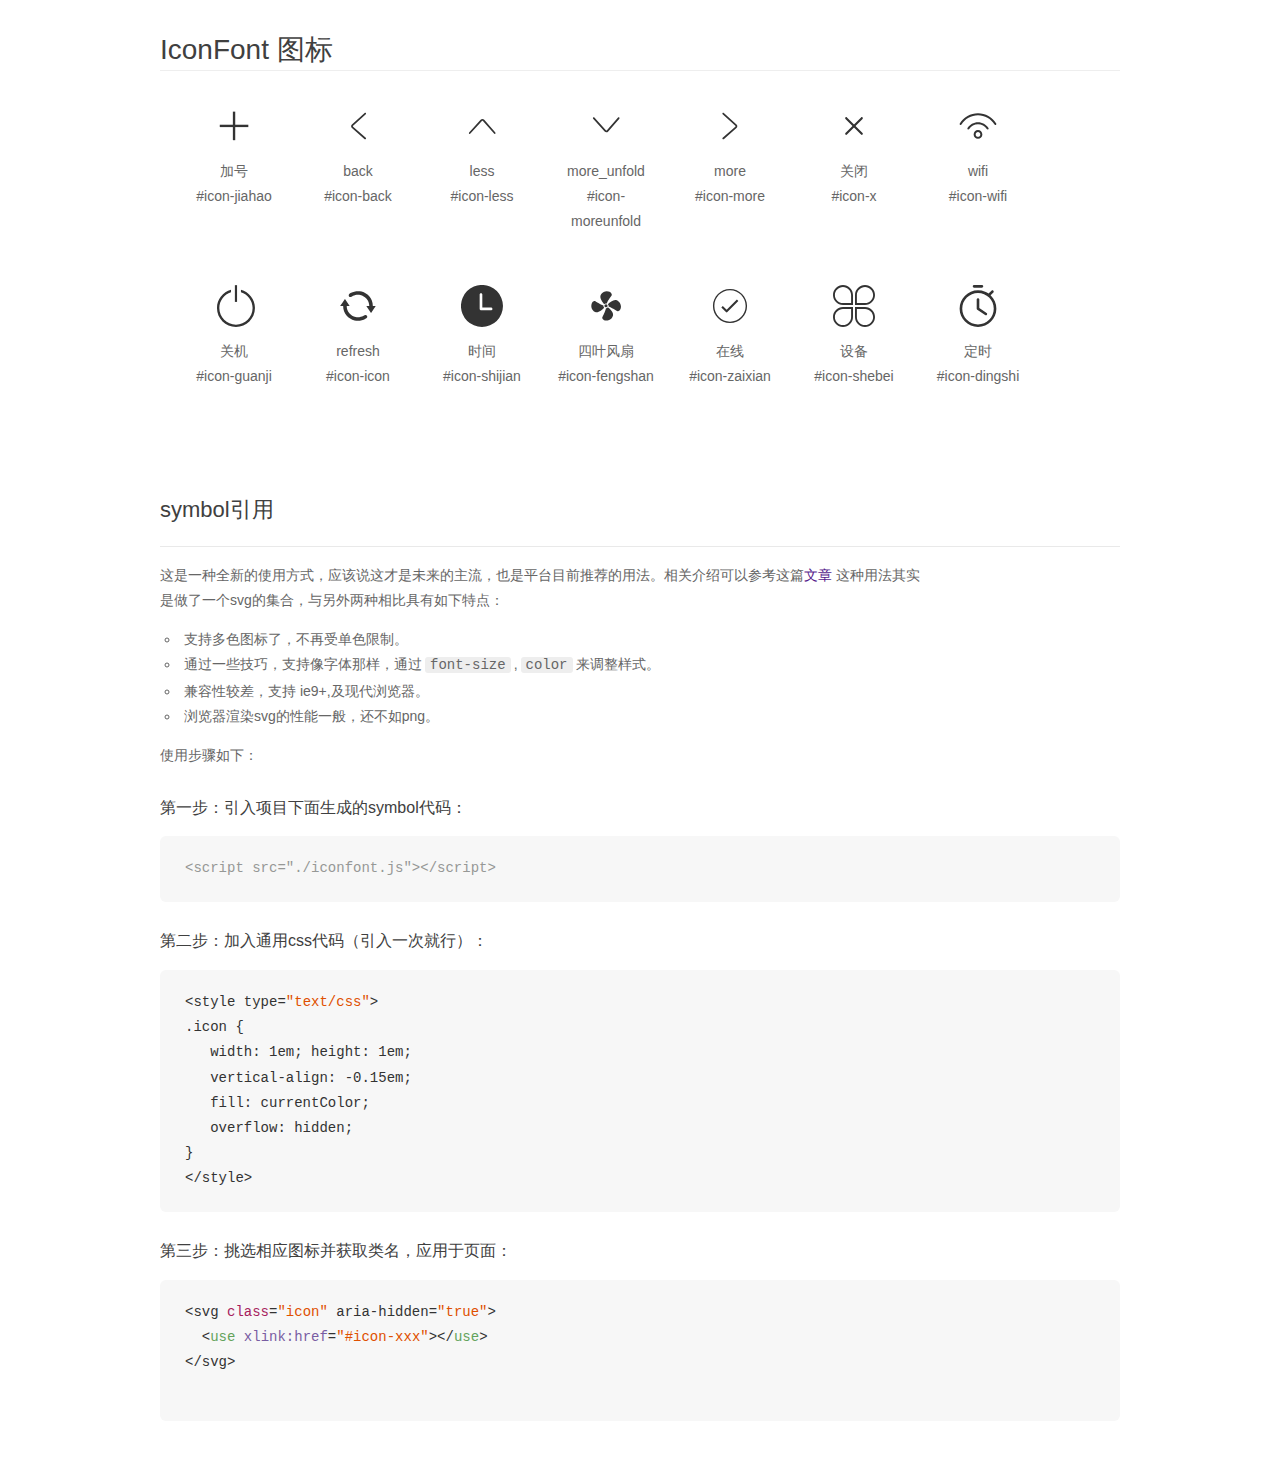
<file: font/demo_symbol.html>
<!DOCTYPE html>
<html>
<head>
    <meta charset="utf-8"/>
    <title>IconFont</title>
    <link rel="stylesheet" href="demo.css">
    <script src="iconfont.js"></script>

    <style type="text/css">
        .icon {
          /* 通过设置 font-size 来改变图标大小 */
          width: 1em; height: 1em;
          /* 图标和文字相邻时，垂直对齐 */
          vertical-align: -0.15em;
          /* 通过设置 color 来改变 SVG 的颜色/fill */
          fill: currentColor;
          /* path 和 stroke 溢出 viewBox 部分在 IE 下会显示
             normalize.css 中也包含这行 */
          overflow: hidden;
        }

    </style>
</head>
<body>
    <div class="main markdown">
        <h1>IconFont 图标</h1>
        <ul class="icon_lists clear">
            
                <li>
                    <svg class="icon" aria-hidden="true">
                        <use xlink:href="#icon-jiahao"></use>
                    </svg>
                    <div class="name">加号</div>
                    <div class="fontclass">#icon-jiahao</div>
                </li>
            
                <li>
                    <svg class="icon" aria-hidden="true">
                        <use xlink:href="#icon-back"></use>
                    </svg>
                    <div class="name">back</div>
                    <div class="fontclass">#icon-back</div>
                </li>
            
                <li>
                    <svg class="icon" aria-hidden="true">
                        <use xlink:href="#icon-less"></use>
                    </svg>
                    <div class="name">less</div>
                    <div class="fontclass">#icon-less</div>
                </li>
            
                <li>
                    <svg class="icon" aria-hidden="true">
                        <use xlink:href="#icon-moreunfold"></use>
                    </svg>
                    <div class="name">more_unfold</div>
                    <div class="fontclass">#icon-moreunfold</div>
                </li>
            
                <li>
                    <svg class="icon" aria-hidden="true">
                        <use xlink:href="#icon-more"></use>
                    </svg>
                    <div class="name">more</div>
                    <div class="fontclass">#icon-more</div>
                </li>
            
                <li>
                    <svg class="icon" aria-hidden="true">
                        <use xlink:href="#icon-x"></use>
                    </svg>
                    <div class="name">关闭</div>
                    <div class="fontclass">#icon-x</div>
                </li>
            
                <li>
                    <svg class="icon" aria-hidden="true">
                        <use xlink:href="#icon-wifi"></use>
                    </svg>
                    <div class="name">wifi</div>
                    <div class="fontclass">#icon-wifi</div>
                </li>
            
                <li>
                    <svg class="icon" aria-hidden="true">
                        <use xlink:href="#icon-guanji"></use>
                    </svg>
                    <div class="name">关机</div>
                    <div class="fontclass">#icon-guanji</div>
                </li>
            
                <li>
                    <svg class="icon" aria-hidden="true">
                        <use xlink:href="#icon-icon"></use>
                    </svg>
                    <div class="name">refresh</div>
                    <div class="fontclass">#icon-icon</div>
                </li>
            
                <li>
                    <svg class="icon" aria-hidden="true">
                        <use xlink:href="#icon-shijian"></use>
                    </svg>
                    <div class="name">时间</div>
                    <div class="fontclass">#icon-shijian</div>
                </li>
            
                <li>
                    <svg class="icon" aria-hidden="true">
                        <use xlink:href="#icon-fengshan"></use>
                    </svg>
                    <div class="name">四叶风扇</div>
                    <div class="fontclass">#icon-fengshan</div>
                </li>
            
                <li>
                    <svg class="icon" aria-hidden="true">
                        <use xlink:href="#icon-zaixian"></use>
                    </svg>
                    <div class="name">在线</div>
                    <div class="fontclass">#icon-zaixian</div>
                </li>
            
                <li>
                    <svg class="icon" aria-hidden="true">
                        <use xlink:href="#icon-shebei"></use>
                    </svg>
                    <div class="name">设备</div>
                    <div class="fontclass">#icon-shebei</div>
                </li>
            
                <li>
                    <svg class="icon" aria-hidden="true">
                        <use xlink:href="#icon-dingshi"></use>
                    </svg>
                    <div class="name">定时</div>
                    <div class="fontclass">#icon-dingshi</div>
                </li>
            
        </ul>


        <h2 id="symbol-">symbol引用</h2>
        <hr>

        <p>这是一种全新的使用方式，应该说这才是未来的主流，也是平台目前推荐的用法。相关介绍可以参考这篇<a href="">文章</a>
        这种用法其实是做了一个svg的集合，与另外两种相比具有如下特点：</p>
        <ul>
          <li>支持多色图标了，不再受单色限制。</li>
          <li>通过一些技巧，支持像字体那样，通过<code>font-size</code>,<code>color</code>来调整样式。</li>
          <li>兼容性较差，支持 ie9+,及现代浏览器。</li>
          <li>浏览器渲染svg的性能一般，还不如png。</li>
        </ul>
        <p>使用步骤如下：</p>
        <h3 id="-symbol-">第一步：引入项目下面生成的symbol代码：</h3>
        <pre><code class="lang-js hljs javascript"><span class="hljs-comment">&lt;script src="./iconfont.js"&gt;&lt;/script&gt;</span></code></pre>
        <h3 id="-css-">第二步：加入通用css代码（引入一次就行）：</h3>
        <pre><code class="lang-js hljs javascript">&lt;style type=<span class="hljs-string">"text/css"</span>&gt;
.icon {
   width: <span class="hljs-number">1</span>em; height: <span class="hljs-number">1</span>em;
   vertical-align: <span class="hljs-number">-0.15</span>em;
   fill: currentColor;
   overflow: hidden;
}
&lt;<span class="hljs-regexp">/style&gt;</span></code></pre>
        <h3 id="-">第三步：挑选相应图标并获取类名，应用于页面：</h3>
        <pre><code class="lang-js hljs javascript">&lt;svg <span class="hljs-class"><span class="hljs-keyword">class</span></span>=<span class="hljs-string">"icon"</span> aria-hidden=<span class="hljs-string">"true"</span>&gt;<span class="xml"><span class="hljs-tag">
  &lt;<span class="hljs-name">use</span> <span class="hljs-attr">xlink:href</span>=<span class="hljs-string">"#icon-xxx"</span>&gt;</span><span class="hljs-tag">&lt;/<span class="hljs-name">use</span>&gt;</span>
</span>&lt;<span class="hljs-regexp">/svg&gt;
        </span></code></pre>
    </div>
</body>
</html>
</file>
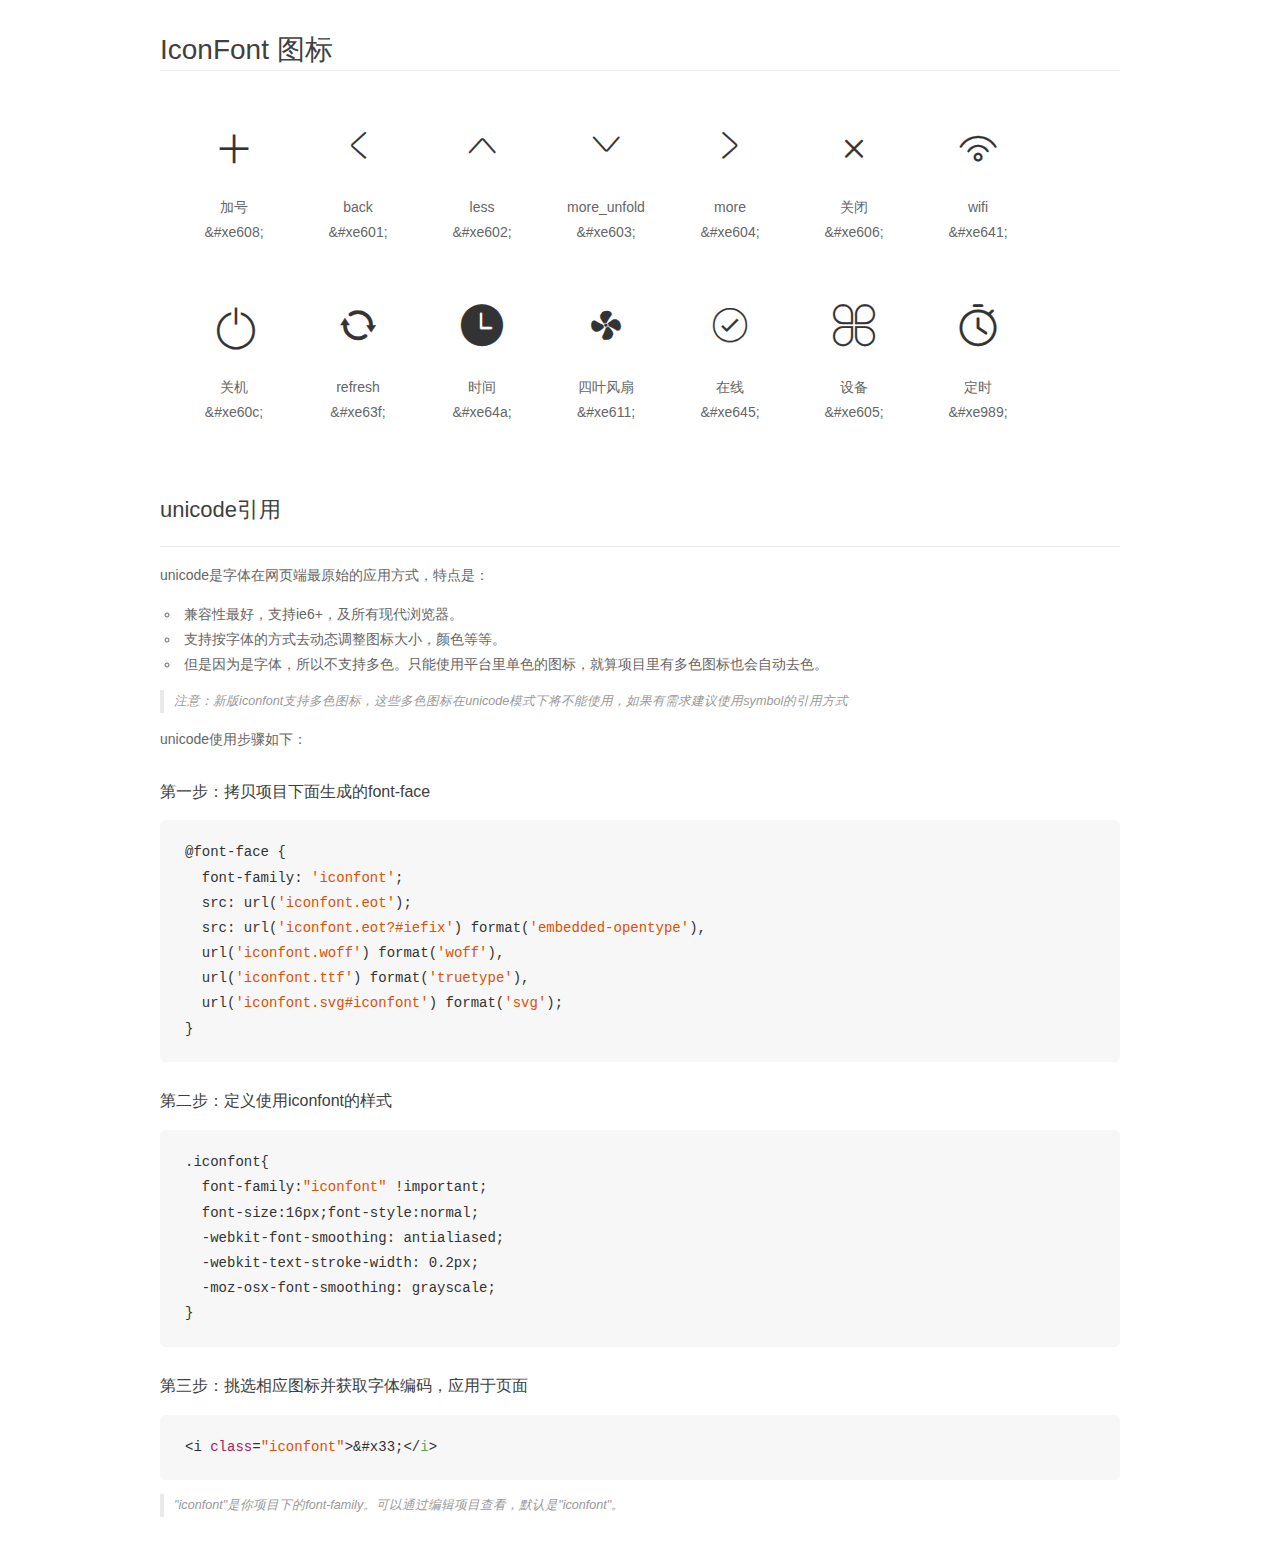
<file: font/demo_unicode.html>
<!DOCTYPE html>
<html>
<head>
    <meta charset="utf-8"/>
    <title>IconFont</title>
    <link rel="stylesheet" href="demo.css">

    <style type="text/css">

        @font-face {font-family: "iconfont";
          src: url('iconfont.eot'); /* IE9*/
          src: url('iconfont.eot#iefix') format('embedded-opentype'), /* IE6-IE8 */
          url('iconfont.woff') format('woff'), /* chrome, firefox */
          url('iconfont.ttf') format('truetype'), /* chrome, firefox, opera, Safari, Android, iOS 4.2+*/
          url('iconfont.svg#iconfont') format('svg'); /* iOS 4.1- */
        }

        .iconfont {
          font-family:"iconfont" !important;
          font-size:16px;
          font-style:normal;
          -webkit-font-smoothing: antialiased;
          -webkit-text-stroke-width: 0.2px;
          -moz-osx-font-smoothing: grayscale;
        }

    </style>
</head>
<body>
    <div class="main markdown">
        <h1>IconFont 图标</h1>
        <ul class="icon_lists clear">
            
                <li>
                <i class="icon iconfont">&#xe608;</i>
                    <div class="name">加号</div>
                    <div class="code">&amp;#xe608;</div>
                </li>
            
                <li>
                <i class="icon iconfont">&#xe601;</i>
                    <div class="name">back</div>
                    <div class="code">&amp;#xe601;</div>
                </li>
            
                <li>
                <i class="icon iconfont">&#xe602;</i>
                    <div class="name">less</div>
                    <div class="code">&amp;#xe602;</div>
                </li>
            
                <li>
                <i class="icon iconfont">&#xe603;</i>
                    <div class="name">more_unfold</div>
                    <div class="code">&amp;#xe603;</div>
                </li>
            
                <li>
                <i class="icon iconfont">&#xe604;</i>
                    <div class="name">more</div>
                    <div class="code">&amp;#xe604;</div>
                </li>
            
                <li>
                <i class="icon iconfont">&#xe606;</i>
                    <div class="name">关闭</div>
                    <div class="code">&amp;#xe606;</div>
                </li>
            
                <li>
                <i class="icon iconfont">&#xe641;</i>
                    <div class="name">wifi</div>
                    <div class="code">&amp;#xe641;</div>
                </li>
            
                <li>
                <i class="icon iconfont">&#xe60c;</i>
                    <div class="name">关机</div>
                    <div class="code">&amp;#xe60c;</div>
                </li>
            
                <li>
                <i class="icon iconfont">&#xe63f;</i>
                    <div class="name">refresh</div>
                    <div class="code">&amp;#xe63f;</div>
                </li>
            
                <li>
                <i class="icon iconfont">&#xe64a;</i>
                    <div class="name">时间</div>
                    <div class="code">&amp;#xe64a;</div>
                </li>
            
                <li>
                <i class="icon iconfont">&#xe611;</i>
                    <div class="name">四叶风扇</div>
                    <div class="code">&amp;#xe611;</div>
                </li>
            
                <li>
                <i class="icon iconfont">&#xe645;</i>
                    <div class="name">在线</div>
                    <div class="code">&amp;#xe645;</div>
                </li>
            
                <li>
                <i class="icon iconfont">&#xe605;</i>
                    <div class="name">设备</div>
                    <div class="code">&amp;#xe605;</div>
                </li>
            
                <li>
                <i class="icon iconfont">&#xe989;</i>
                    <div class="name">定时</div>
                    <div class="code">&amp;#xe989;</div>
                </li>
            
        </ul>
        <h2 id="unicode-">unicode引用</h2>
        <hr>

        <p>unicode是字体在网页端最原始的应用方式，特点是：</p>
        <ul>
        <li>兼容性最好，支持ie6+，及所有现代浏览器。</li>
        <li>支持按字体的方式去动态调整图标大小，颜色等等。</li>
        <li>但是因为是字体，所以不支持多色。只能使用平台里单色的图标，就算项目里有多色图标也会自动去色。</li>
        </ul>
        <blockquote>
        <p>注意：新版iconfont支持多色图标，这些多色图标在unicode模式下将不能使用，如果有需求建议使用symbol的引用方式</p>
        </blockquote>
        <p>unicode使用步骤如下：</p>
        <h3 id="-font-face">第一步：拷贝项目下面生成的font-face</h3>
        <pre><code class="lang-js hljs javascript">@font-face {
  font-family: <span class="hljs-string">'iconfont'</span>;
  src: url(<span class="hljs-string">'iconfont.eot'</span>);
  src: url(<span class="hljs-string">'iconfont.eot?#iefix'</span>) format(<span class="hljs-string">'embedded-opentype'</span>),
  url(<span class="hljs-string">'iconfont.woff'</span>) format(<span class="hljs-string">'woff'</span>),
  url(<span class="hljs-string">'iconfont.ttf'</span>) format(<span class="hljs-string">'truetype'</span>),
  url(<span class="hljs-string">'iconfont.svg#iconfont'</span>) format(<span class="hljs-string">'svg'</span>);
}
</code></pre>
        <h3 id="-iconfont-">第二步：定义使用iconfont的样式</h3>
        <pre><code class="lang-js hljs javascript">.iconfont{
  font-family:<span class="hljs-string">"iconfont"</span> !important;
  font-size:<span class="hljs-number">16</span>px;font-style:normal;
  -webkit-font-smoothing: antialiased;
  -webkit-text-stroke-width: <span class="hljs-number">0.2</span>px;
  -moz-osx-font-smoothing: grayscale;
}
</code></pre>
        <h3 id="-">第三步：挑选相应图标并获取字体编码，应用于页面</h3>
        <pre><code class="lang-js hljs javascript">&lt;i <span class="hljs-class"><span class="hljs-keyword">class</span></span>=<span class="hljs-string">"iconfont"</span>&gt;&amp;#x33;<span class="xml"><span class="hljs-tag">&lt;/<span class="hljs-name">i</span>&gt;</span></span></code></pre>

        <blockquote>
        <p>"iconfont"是你项目下的font-family。可以通过编辑项目查看，默认是"iconfont"。</p>
        </blockquote>
    </div>


</body>
</html>
</file>
<file: libs/mint-ui/style.css>
/* Cell Component */
/* Header Component */
/* Button Component */
/* Tab Item Component */
/* Tabbar Component */
/* Navbar Component */
/* Checklist Component */
/* Radio Component */
/* z-index */
.mint-header {
    -webkit-box-align: center;
        -ms-flex-align: center;
            align-items: center;
    background-color: #26a2ff;
    box-sizing: border-box;
    color: #fff;
    display: -webkit-box;
    display: -ms-flexbox;
    display: flex;
    font-size: 14px;
    height: 40px;
    line-height: 1;
    padding: 0 10px;
    position: relative;
    text-align: center;
    white-space: nowrap;
}
.mint-header .mint-button {
    background-color: transparent;
    border: 0;
    box-shadow: none;
    color: inherit;
    display: inline-block;
    padding: 0;
    font-size: inherit
}
.mint-header .mint-button::after {
    content: none;
}
.mint-header.is-fixed {
    top: 0;
    right: 0;
    left: 0;
    position: fixed;
    z-index: 1;
}
.mint-header-button {
    -webkit-box-flex: .5;
        -ms-flex: .5;
            flex: .5;
}
.mint-header-button > a {
    color: inherit;
}
.mint-header-button.is-right {
    text-align: right;
}
.mint-header-button.is-left {
    text-align: left;
}
.mint-header-title {
    overflow: hidden;
    text-overflow: ellipsis;
    white-space: nowrap;
    font-size: inherit;
    font-weight: 400;
    -webkit-box-flex: 1;
        -ms-flex: 1;
            flex: 1;
}
/* Cell Component */
/* Header Component */
/* Button Component */
/* Tab Item Component */
/* Tabbar Component */
/* Navbar Component */
/* Checklist Component */
/* Radio Component */
/* z-index */
.mint-button {
    -webkit-appearance: none;
       -moz-appearance: none;
            appearance: none;
    border-radius: 4px;
    border: 0;
    box-sizing: border-box;
    color: inherit;
    display: block;
    font-size: 18px;
    height: 41px;
    outline: 0;
    overflow: hidden;
    position: relative;
    text-align: center
}
.mint-button::after {
    background-color: #000;
    content: " ";
    opacity: 0;
    top: 0;
    right: 0;
    bottom: 0;
    left: 0;
    position: absolute
}
.mint-button:not(.is-disabled):active::after {
    opacity: .4
}
.mint-button.is-disabled {
    opacity: .6
}
.mint-button-icon {
    vertical-align: middle;
    display: inline-block
}
.mint-button--default {
    color: #656b79;
    background-color: #f6f8fa;
    box-shadow: 0 0 1px #b8bbbf
}
.mint-button--default.is-plain {
    border: 1px solid #5a5a5a;
    background-color: transparent;
    box-shadow: none;
    color: #5a5a5a
}
.mint-button--primary {
    color: #fff;
    background-color: #26a2ff
}
.mint-button--primary.is-plain {
    border: 1px solid #26a2ff;
    background-color: transparent;
    color: #26a2ff
}
.mint-button--danger {
    color: #fff;
    background-color: #ef4f4f
}
.mint-button--danger.is-plain {
    border: 1px solid #ef4f4f;
    background-color: transparent;
    color: #ef4f4f
}
.mint-button--large {
    display: block;
    width: 100%
}
.mint-button--normal {
    display: inline-block;
    padding: 0 12px
}
.mint-button--small {
    display: inline-block;
    font-size: 14px;
    padding: 0 12px;
    height: 33px
}
/* Cell Component */
/* Header Component */
/* Button Component */
/* Tab Item Component */
/* Tabbar Component */
/* Navbar Component */
/* Checklist Component */
/* Radio Component */
/* z-index */
.mint-cell {
    background-color:#fff;
    box-sizing:border-box;
    color:inherit;
    min-height:48px;
    display:block;
    overflow:hidden;
    position:relative;
    text-decoration:none;
}
.mint-cell img {
    vertical-align:middle;
}
.mint-cell:first-child .mint-cell-wrapper {
    background-origin:border-box;
}
.mint-cell:last-child {
    background-image:-webkit-linear-gradient(bottom, #d9d9d9, #d9d9d9 50%, transparent 50%);
    background-image:linear-gradient(0deg, #d9d9d9, #d9d9d9 50%, transparent 50%);
    background-size:100% 1px;
    background-repeat:no-repeat;
    background-position:bottom;
}
.mint-cell-wrapper {
    background-image:-webkit-linear-gradient(top, #d9d9d9, #d9d9d9 50%, transparent 50%);
    background-image:linear-gradient(180deg, #d9d9d9, #d9d9d9 50%, transparent 50%);
    background-size: 120% 1px;
    background-repeat: no-repeat;
    background-position: top left;
    background-origin: content-box;
    -webkit-box-align: center;
        -ms-flex-align: center;
            align-items: center;
    box-sizing: border-box;
    display: -webkit-box;
    display: -ms-flexbox;
    display: flex;
    font-size: 16px;
    line-height: 1;
    min-height: inherit;
    overflow: hidden;
    padding: 0 10px;
    width: 100%;
}
.mint-cell-mask {}
.mint-cell-mask::after {
    background-color:#000;
    content:" ";
    opacity:0;
    top:0;
    right:0;
    bottom:0;
    left:0;
    position:absolute;
}
.mint-cell-mask:active::after {
    opacity:.1;
}
.mint-cell-text {
    vertical-align: middle;
}
.mint-cell-label {
    color: #888;
    display: block;
    font-size: 12px;
    margin-top: 6px;
}
.mint-cell-title {
    -webkit-box-flex: 1;
        -ms-flex: 1;
            flex: 1;
}
.mint-cell-value {
    color: #888;
    display: -webkit-box;
    display: -ms-flexbox;
    display: flex;
    -webkit-box-align: center;
        -ms-flex-align: center;
            align-items: center;
}
.mint-cell-value.is-link {
    margin-right:24px;
}
.mint-cell-left {
    position: absolute;
    height: 100%;
    left: 0;
    -webkit-transform: translate3d(-100%, 0, 0);
            transform: translate3d(-100%, 0, 0);
}
.mint-cell-right {
    position: absolute;
    height: 100%;
    right: 0;
    top: 0;
    -webkit-transform: translate3d(100%, 0, 0);
            transform: translate3d(100%, 0, 0);
}
.mint-cell-allow-right::after {
    border: solid 2px #c8c8cd;
    border-bottom-width: 0;
    border-left-width: 0;
    content: " ";
    top:50%;
    right:20px;
    position: absolute;
    width:5px;
    height:5px;
    -webkit-transform: translateY(-50%) rotate(45deg);
            transform: translateY(-50%) rotate(45deg);
}
/* Cell Component */
/* Header Component */
/* Button Component */
/* Tab Item Component */
/* Tabbar Component */
/* Navbar Component */
/* Checklist Component */
/* Radio Component */
/* z-index */
.mint-cell-swipe .mint-cell-wrapper {
    position: relative;
}
.mint-cell-swipe .mint-cell-wrapper, .mint-cell-swipe .mint-cell-left, .mint-cell-swipe .mint-cell-right {
    -webkit-transition: -webkit-transform 150ms ease-in-out;
    transition: -webkit-transform 150ms ease-in-out;
    transition: transform 150ms ease-in-out;
    transition: transform 150ms ease-in-out, -webkit-transform 150ms ease-in-out;
}
.mint-cell-swipe-buttongroup {
    height: 100%;
}
.mint-cell-swipe-button {
    height: 100%;
    display: inline-block;
    padding: 0 10px;
    line-height: 48px;
}
/* Cell Component */
/* Header Component */
/* Button Component */
/* Tab Item Component */
/* Tabbar Component */
/* Navbar Component */
/* Checklist Component */
/* Radio Component */
/* z-index */
.mint-field {
    display: -webkit-box;
    display: -ms-flexbox;
    display: flex;
}
.mint-field .mint-cell-title {
    width: 105px;
    -webkit-box-flex: 0;
        -ms-flex: none;
            flex: none;
}
.mint-field .mint-cell-value {
    -webkit-box-flex: 1;
        -ms-flex: 1;
            flex: 1;
    color: inherit;
    display: -webkit-box;
    display: -ms-flexbox;
    display: flex;
}
.mint-field.is-nolabel .mint-cell-title {
    display: none;
}
.mint-field.is-textarea {
    -webkit-box-align: inherit;
        -ms-flex-align: inherit;
            align-items: inherit;
}
.mint-field.is-textarea .mint-cell-title {
    padding: 10px 0;
}
.mint-field.is-textarea .mint-cell-value {
    padding: 5px 0;
}
.mint-field-core {
    -webkit-appearance: none;
       -moz-appearance: none;
            appearance: none;
    border-radius: 0;
    border: 0;
    -webkit-box-flex: 1;
        -ms-flex: 1;
            flex: 1;
    outline: 0;
    line-height: 1.6;
    font-size: inherit;
    width: 100%;
}
.mint-field-clear {
    opacity: .2;
}
.mint-field-state {
    color: inherit;
    margin-left: 20px;
}
.mint-field-state .mintui {
    font-size: 20px;
}
.mint-field-state.is-default {
    margin-left: 0;
}
.mint-field-state.is-success {
    color: #4caf50;
}
.mint-field-state.is-warning {
    color: #ffc107;
}
.mint-field-state.is-error {
    color: #f44336;
}
.mint-field-other {
    top: 0;
    right: 0;
    position: relative;
}
/* Cell Component */
/* Header Component */
/* Button Component */
/* Tab Item Component */
/* Tabbar Component */
/* Navbar Component */
/* Checklist Component */
/* Radio Component */
/* z-index */
.mint-badge {
    color: #fff;
    text-align: center;
    display: inline-block
}
.mint-badge.is-size-large {
    border-radius: 14px;
    font-size: 18px;
    padding: 2px 10px
}
.mint-badge.is-size-small {
    border-radius: 8px;
    font-size: 12px;
    padding: 2px 6px
}
.mint-badge.is-size-normal {
    border-radius: 12px;
    font-size: 15px;
    padding: 2px 8px
}
.mint-badge.is-warning {
    background-color: #ffc107
}
.mint-badge.is-error {
    background-color: #f44336
}
.mint-badge.is-primary {
    background-color: #26a2ff
}
.mint-badge.is-success {
    background-color: #4caf50
}
/* Cell Component */
/* Header Component */
/* Button Component */
/* Tab Item Component */
/* Tabbar Component */
/* Navbar Component */
/* Checklist Component */
/* Radio Component */
/* z-index */
.mint-switch {
    display: -webkit-box;
    display: -ms-flexbox;
    display: flex;
    -webkit-box-align: center;
        -ms-flex-align: center;
            align-items: center;
    position: relative;
}
.mint-switch * {
    pointer-events: none;
}
.mint-switch-label {
    margin-left: 10px;
    display: inline-block;
}
.mint-switch-label:empty {
    margin-left: 0;
}
.mint-switch-core {
    display: inline-block;
    position: relative;
    width: 52px;
    height: 32px;
    border: 1px solid #d9d9d9;
    border-radius: 16px;
    box-sizing: border-box;
    background: #d9d9d9;
}
.mint-switch-core::after, .mint-switch-core::before {
    content: " ";
    top: 0;
    left: 0;
    position: absolute;
    -webkit-transition: -webkit-transform .3s;
    transition: -webkit-transform .3s;
    transition: transform .3s;
    transition: transform .3s, -webkit-transform .3s;
    border-radius: 15px;
}
.mint-switch-core::after {
    width: 30px;
    height: 30px;
    background-color: #fff;
    box-shadow: 0 1px 3px rgba(0, 0, 0, .4);
}
.mint-switch-core::before {
    width: 50px;
    height: 30px;
    background-color: #fdfdfd;
}
.mint-switch-input {
    display: none;
}
.mint-switch-input:checked + .mint-switch-core {
    border-color: #26a2ff;
    background-color: #26a2ff;
}
.mint-switch-input:checked + .mint-switch-core::before {
    -webkit-transform: scale(0);
            transform: scale(0);
}
.mint-switch-input:checked + .mint-switch-core::after {
    -webkit-transform: translateX(20px);
            transform: translateX(20px);
}

.mint-spinner-snake {
  -webkit-animation: mint-spinner-rotate 0.8s infinite linear;
          animation: mint-spinner-rotate 0.8s infinite linear;
  border: 4px solid transparent;
  border-radius: 50%;
}
@-webkit-keyframes mint-spinner-rotate {
0% {
    -webkit-transform: rotate(0deg);
            transform: rotate(0deg);
}
100% {
    -webkit-transform: rotate(360deg);
            transform: rotate(360deg);
}
}
@keyframes mint-spinner-rotate {
0% {
    -webkit-transform: rotate(0deg);
            transform: rotate(0deg);
}
100% {
    -webkit-transform: rotate(360deg);
            transform: rotate(360deg);
}
}

.mint-spinner-double-bounce {
position: relative;
}
.mint-spinner-double-bounce-bounce1, .mint-spinner-double-bounce-bounce2 {
width: 100%;
height: 100%;
border-radius: 50%;
opacity: 0.6;
position: absolute;
top: 0;
left: 0;
-webkit-animation: mint-spinner-double-bounce 2.0s infinite ease-in-out;
        animation: mint-spinner-double-bounce 2.0s infinite ease-in-out;
}
.mint-spinner-double-bounce-bounce2 {
-webkit-animation-delay: -1.0s;
        animation-delay: -1.0s;
}
@-webkit-keyframes mint-spinner-double-bounce {
0%, 100% {
    -webkit-transform: scale(0.0);
            transform: scale(0.0);
}
50% {
    -webkit-transform: scale(1.0);
            transform: scale(1.0);
}
}
@keyframes mint-spinner-double-bounce {
0%, 100% {
    -webkit-transform: scale(0.0);
            transform: scale(0.0);
}
50% {
    -webkit-transform: scale(1.0);
            transform: scale(1.0);
}
}

.mint-spinner-triple-bounce {}
.mint-spinner-triple-bounce-bounce1, .mint-spinner-triple-bounce-bounce2, .mint-spinner-triple-bounce-bounce3 {
border-radius: 100%;
display: inline-block;
-webkit-animation: mint-spinner-triple-bounce 1.4s infinite ease-in-out both;
        animation: mint-spinner-triple-bounce 1.4s infinite ease-in-out both;
}
.mint-spinner-triple-bounce-bounce1 {
-webkit-animation-delay: -0.32s;
        animation-delay: -0.32s;
}
.mint-spinner-triple-bounce-bounce2 {
-webkit-animation-delay: -0.16s;
        animation-delay: -0.16s;
}
@-webkit-keyframes mint-spinner-triple-bounce {
0%, 80%, 100% {
    -webkit-transform: scale(0);
            transform: scale(0);
}
40% {
    -webkit-transform: scale(1.0);
            transform: scale(1.0);
}
}
@keyframes mint-spinner-triple-bounce {
0%, 80%, 100% {
    -webkit-transform: scale(0);
            transform: scale(0);
}
40% {
    -webkit-transform: scale(1.0);
            transform: scale(1.0);
}
}

.mint-spinner-fading-circle {
    position: relative
}
.mint-spinner-fading-circle-circle {
    width: 100%;
    height: 100%;
    top: 0;
    left: 0;
    position: absolute
}
.mint-spinner-fading-circle-circle::before {
    content: " ";
    display: block;
    margin: 0 auto;
    width: 15%;
    height: 15%;
    border-radius: 100%;
    -webkit-animation: mint-fading-circle 1.2s infinite ease-in-out both;
            animation: mint-fading-circle 1.2s infinite ease-in-out both
}
.mint-spinner-fading-circle-circle.is-circle2 {
    -webkit-transform: rotate(30deg);
            transform: rotate(30deg)
}
.mint-spinner-fading-circle-circle.is-circle2::before {
    -webkit-animation-delay: -1.1s;
            animation-delay: -1.1s
}
.mint-spinner-fading-circle-circle.is-circle3 {
    -webkit-transform: rotate(60deg);
            transform: rotate(60deg)
}
.mint-spinner-fading-circle-circle.is-circle3::before {
    -webkit-animation-delay: -1s;
            animation-delay: -1s
}
.mint-spinner-fading-circle-circle.is-circle4 {
    -webkit-transform: rotate(90deg);
            transform: rotate(90deg)
}
.mint-spinner-fading-circle-circle.is-circle4::before {
    -webkit-animation-delay: -0.9s;
            animation-delay: -0.9s
}
.mint-spinner-fading-circle-circle.is-circle5 {
    -webkit-transform: rotate(120deg);
            transform: rotate(120deg)
}
.mint-spinner-fading-circle-circle.is-circle5::before {
    -webkit-animation-delay: -0.8s;
            animation-delay: -0.8s
}
.mint-spinner-fading-circle-circle.is-circle6 {
    -webkit-transform: rotate(150deg);
            transform: rotate(150deg)
}
.mint-spinner-fading-circle-circle.is-circle6::before {
    -webkit-animation-delay: -0.7s;
            animation-delay: -0.7s
}
.mint-spinner-fading-circle-circle.is-circle7 {
    -webkit-transform: rotate(180deg);
            transform: rotate(180deg)
}
.mint-spinner-fading-circle-circle.is-circle7::before {
    -webkit-animation-delay: -0.6s;
            animation-delay: -0.6s
}
.mint-spinner-fading-circle-circle.is-circle8 {
    -webkit-transform: rotate(210deg);
            transform: rotate(210deg)
}
.mint-spinner-fading-circle-circle.is-circle8::before {
    -webkit-animation-delay: -0.5s;
            animation-delay: -0.5s
}
.mint-spinner-fading-circle-circle.is-circle9 {
    -webkit-transform: rotate(240deg);
            transform: rotate(240deg)
}
.mint-spinner-fading-circle-circle.is-circle9::before {
    -webkit-animation-delay: -0.4s;
            animation-delay: -0.4s
}
.mint-spinner-fading-circle-circle.is-circle10 {
    -webkit-transform: rotate(270deg);
            transform: rotate(270deg)
}
.mint-spinner-fading-circle-circle.is-circle10::before {
    -webkit-animation-delay: -0.3s;
            animation-delay: -0.3s
}
.mint-spinner-fading-circle-circle.is-circle11 {
    -webkit-transform: rotate(300deg);
            transform: rotate(300deg)
}
.mint-spinner-fading-circle-circle.is-circle11::before {
    -webkit-animation-delay: -0.2s;
            animation-delay: -0.2s
}
.mint-spinner-fading-circle-circle.is-circle12 {
    -webkit-transform: rotate(330deg);
            transform: rotate(330deg)
}
.mint-spinner-fading-circle-circle.is-circle12::before {
    -webkit-animation-delay: -0.1s;
            animation-delay: -0.1s
}
@-webkit-keyframes mint-fading-circle {
    0%, 39%, 100% {
        opacity: 0
    }
    40% {
        opacity: 1
    }
}
@keyframes mint-fading-circle {
    0%, 39%, 100% {
        opacity: 0
    }
    40% {
        opacity: 1
    }
}
/* Cell Component */
/* Header Component */
/* Button Component */
/* Tab Item Component */
/* Tabbar Component */
/* Navbar Component */
/* Checklist Component */
/* Radio Component */
/* z-index */
.mint-tab-item {
    display: block;
    padding: 7px 0;
    -webkit-box-flex: 1;
        -ms-flex: 1;
            flex: 1;
    text-decoration: none
}
.mint-tab-item-icon {
    width: 24px;
    height: 24px;
    margin: 0 auto 5px
}
.mint-tab-item-icon:empty {
    display: none
}
.mint-tab-item-icon > * {
    display: block;
    width: 100%;
    height: 100%
}
.mint-tab-item-label {
    color: inherit;
    font-size: 12px;
    line-height: 1
}

.mint-tab-container-item {
    -ms-flex-negative: 0;
        flex-shrink: 0;
    width: 100%
}

.mint-tab-container {
    overflow: hidden;
    position: relative;
}
.mint-tab-container .swipe-transition {
    -webkit-transition: -webkit-transform 150ms ease-in-out;
    transition: -webkit-transform 150ms ease-in-out;
    transition: transform 150ms ease-in-out;
    transition: transform 150ms ease-in-out, -webkit-transform 150ms ease-in-out;
}
.mint-tab-container-wrap {
    display: -webkit-box;
    display: -ms-flexbox;
    display: flex;
}
/* Cell Component */
/* Header Component */
/* Button Component */
/* Tab Item Component */
/* Tabbar Component */
/* Navbar Component */
/* Checklist Component */
/* Radio Component */
/* z-index */
.mint-navbar {
    background-color: #fff;
    display: -webkit-box;
    display: -ms-flexbox;
    display: flex;
    text-align: center;
}
.mint-navbar .mint-tab-item {
    padding: 17px 0;
    font-size: 15px
}
.mint-navbar .mint-tab-item:last-child {
    border-right: 0;
}
.mint-navbar .mint-tab-item.is-selected {
    border-bottom: 3px solid #26a2ff;
    color: #26a2ff;
    margin-bottom: -3px;
}
.mint-navbar.is-fixed {
    top: 0;
    right: 0;
    left: 0;
    position: fixed;
    z-index: 1;
}
/* Cell Component */
/* Header Component */
/* Button Component */
/* Tab Item Component */
/* Tabbar Component */
/* Navbar Component */
/* Checklist Component */
/* Radio Component */
/* z-index */
.mint-tabbar {
    background-image: -webkit-linear-gradient(top, #d9d9d9, #d9d9d9 50%, transparent 50%);
    background-image: linear-gradient(180deg, #d9d9d9, #d9d9d9 50%, transparent 50%);
    background-size: 100% 1px;
    background-repeat: no-repeat;
    background-position: top left;
    position: relative;
    background-color: #fafafa;
    display: -webkit-box;
    display: -ms-flexbox;
    display: flex;
    right: 0;
    bottom: 0;
    left: 0;
    position: absolute;
    text-align: center;
}
.mint-tabbar > .mint-tab-item.is-selected {
    background-color: #eaeaea;
    color: #26a2ff;
}
.mint-tabbar.is-fixed {
    right: 0;
    bottom: 0;
    left: 0;
    position: fixed;
    z-index: 1;
}
/* Cell Component */
/* Header Component */
/* Button Component */
/* Tab Item Component */
/* Tabbar Component */
/* Navbar Component */
/* Checklist Component */
/* Radio Component */
/* z-index */
.mint-search {
    height: 100%;
    height: 100vh;
    overflow: hidden;
}
.mint-searchbar {
    position: relative;
    -webkit-box-align: center;
        -ms-flex-align: center;
            align-items: center;
    background-color: #d9d9d9;
    box-sizing: border-box;
    display: -webkit-box;
    display: -ms-flexbox;
    display: flex;
    padding: 8px 10px;
    z-index: 1;
}
.mint-searchbar-inner {
    -webkit-box-align: center;
        -ms-flex-align: center;
            align-items: center;
    background-color: #fff;
    border-radius: 2px;
    display: -webkit-box;
    display: -ms-flexbox;
    display: flex;
    -webkit-box-flex: 1;
        -ms-flex: 1;
            flex: 1;
    height: 28px;
    padding: 4px 6px;
}
.mint-searchbar-inner .mintui-search {
    font-size: 12px;
    color: #d9d9d9;
}
.mint-searchbar-core {
    -webkit-appearance: none;
       -moz-appearance: none;
            appearance: none;
    border: 0;
    box-sizing: border-box;
    width: 100%;
    height: 100%;
    outline: 0;
}
.mint-searchbar-cancel {
    color: #26a2ff;
    margin-left: 10px;
    text-decoration: none;
}
.mint-search-list {
    overflow: auto;
    padding-top: 44px;
    top: 0;
    right: 0;
    bottom: 0;
    left: 0;
    position: absolute;
}
/* Cell Component */
/* Header Component */
/* Button Component */
/* Tab Item Component */
/* Tabbar Component */
/* Navbar Component */
/* Checklist Component */
/* Radio Component */
/* z-index */
.mint-checklist .mint-cell {
    padding: 0;
}
.mint-checklist.is-limit .mint-checkbox-core:not(:checked) {
    background-color: #d9d9d9;
    border-color: #d9d9d9;
}
.mint-checklist-label {
    display: block;
    padding: 0 10px;
}
.mint-checklist-title {
    color: #888;
    display: block;
    font-size: 12px;
    margin: 8px;
}
.mint-checkbox {}
.mint-checkbox.is-right {
    float: right;
}
.mint-checkbox-label {
    vertical-align: middle;
    margin-left: 6px;
}
.mint-checkbox-input {
    display: none;
}
.mint-checkbox-input:checked + .mint-checkbox-core {
    background-color: #26a2ff;
    border-color: #26a2ff;
}
.mint-checkbox-input:checked + .mint-checkbox-core::after {
    border-color: #fff;
    -webkit-transform: rotate(45deg) scale(1);
            transform: rotate(45deg) scale(1);
}
.mint-checkbox-input[disabled] + .mint-checkbox-core {
    background-color: #d9d9d9;
    border-color: #ccc;
}
.mint-checkbox-core {
    display: inline-block;
    background-color: #fff;
    border-radius: 100%;
    border: 1px solid #ccc;
    position: relative;
    width: 20px;
    height: 20px;
    vertical-align: middle;
}
.mint-checkbox-core::after {
    border: 2px solid transparent;
    border-left: 0;
    border-top: 0;
    content: " ";
    top: 3px;
    left: 6px;
    position: absolute;
    width: 4px;
    height: 8px;
    -webkit-transform: rotate(45deg) scale(0);
            transform: rotate(45deg) scale(0);
    -webkit-transition: -webkit-transform .2s;
    transition: -webkit-transform .2s;
    transition: transform .2s;
    transition: transform .2s, -webkit-transform .2s;
}
/* Cell Component */
/* Header Component */
/* Button Component */
/* Tab Item Component */
/* Tabbar Component */
/* Navbar Component */
/* Checklist Component */
/* Radio Component */
/* z-index */
.mint-radiolist .mint-cell {
    padding: 0;
}
.mint-radiolist-label {
    display: block;
    padding: 0 10px;
}
.mint-radiolist-title {
    font-size: 12px;
    margin: 8px;
    display: block;
    color: #888;
}
.mint-radio {}
.mint-radio.is-right {
    float: right;
}
.mint-radio-label {
    vertical-align: middle;
    margin-left: 6px;
}
.mint-radio-input {
    display: none;
}
.mint-radio-input:checked + .mint-radio-core {
    background-color: #26a2ff;
    border-color: #26a2ff;
}
.mint-radio-input:checked + .mint-radio-core::after {
    background-color: #fff;
    -webkit-transform: scale(1);
            transform: scale(1);
}
.mint-radio-input[disabled] + .mint-radio-core {
    background-color: #d9d9d9;
    border-color: #ccc;
}
.mint-radio-core {
    box-sizing: border-box;
    display: inline-block;
    background-color: #fff;
    border-radius: 100%;
    border: 1px solid #ccc;
    position: relative;
    width: 20px;
    height: 20px;
    vertical-align: middle;
}
.mint-radio-core::after {
    content: " ";
    border-radius: 100%;
    top: 5px;
    left: 5px;
    position: absolute;
    width: 8px;
    height: 8px;
    -webkit-transition: -webkit-transform .2s;
    transition: -webkit-transform .2s;
    transition: transform .2s;
    transition: transform .2s, -webkit-transform .2s;
    -webkit-transform: scale(0);
            transform: scale(0);
}

.mint-loadmore {
    overflow: hidden
}
.mint-loadmore-content {}
.mint-loadmore-content.is-dropped {
    -webkit-transition: .2s;
    transition: .2s
}
.mint-loadmore-top, .mint-loadmore-bottom {
    text-align: center;
    height: 50px;
    line-height: 50px
}
.mint-loadmore-top {
    margin-top: -50px
}
.mint-loadmore-bottom {
    margin-bottom: -50px
}
.mint-loadmore-spinner {
    display: inline-block;
    margin-right: 5px;
    vertical-align: middle
}
.mint-loadmore-text {
    vertical-align: middle
}

.mint-actionsheet {
  position: fixed;
  background: #e0e0e0;
  width: 100%;
  text-align: center;
  bottom: 0;
  left: 50%;
  -webkit-transform: translate3d(-50%, 0, 0);
          transform: translate3d(-50%, 0, 0);
  -webkit-backface-visibility: hidden;
          backface-visibility: hidden;
  -webkit-transition: -webkit-transform .3s ease-out;
  transition: -webkit-transform .3s ease-out;
  transition: transform .3s ease-out;
  transition: transform .3s ease-out, -webkit-transform .3s ease-out;
}
.mint-actionsheet-list {
  list-style: none;
  padding: 0;
  margin: 0;
}
.mint-actionsheet-listitem {
  border-bottom: solid 1px #e0e0e0;
}
.mint-actionsheet-listitem, .mint-actionsheet-button {
  display: block;
  width: 100%;
  height: 45px;
  line-height: 45px;
  font-size: 18px;
  color: #333;
  background-color: #fff;
}
.mint-actionsheet-listitem:active, .mint-actionsheet-button:active {
  background-color: #f0f0f0;
}
.actionsheet-float-enter, .actionsheet-float-leave-active {
  -webkit-transform: translate3d(-50%, 100%, 0);
          transform: translate3d(-50%, 100%, 0);
}
.v-modal-enter {
  -webkit-animation: v-modal-in .2s ease;
          animation: v-modal-in .2s ease;
}

.v-modal-leave {
  -webkit-animation: v-modal-out .2s ease forwards;
          animation: v-modal-out .2s ease forwards;
}

@-webkit-keyframes v-modal-in {
  0% {
    opacity: 0;
  }
  100% {
  }
}

@keyframes v-modal-in {
  0% {
    opacity: 0;
  }
  100% {
  }
}

@-webkit-keyframes v-modal-out {
  0% {
  }
  100% {
    opacity: 0;
  }
}

@keyframes v-modal-out {
  0% {
  }
  100% {
    opacity: 0;
  }
}

.v-modal {
  position: fixed;
  left: 0;
  top: 0;
  width: 100%;
  height: 100%;
  opacity: 0.5;
  background: #000;
}

.mint-popup {
  position: fixed;
  background: #fff;
  top: 50%;
  left: 50%;
  -webkit-transform: translate3d(-50%, -50%, 0);
          transform: translate3d(-50%, -50%, 0);
  -webkit-backface-visibility: hidden;
          backface-visibility: hidden;
  -webkit-transition: .2s ease-out;
  transition: .2s ease-out;
}
.mint-popup-top {
  top: 0;
  right: auto;
  bottom: auto;
  left: 50%;
  -webkit-transform: translate3d(-50%, 0, 0);
          transform: translate3d(-50%, 0, 0);
}
.mint-popup-right {
  top: 50%;
  right: 0;
  bottom: auto;
  left: auto;
  -webkit-transform: translate3d(0, -50%, 0);
          transform: translate3d(0, -50%, 0);
}
.mint-popup-bottom {
  top: auto;
  right: auto;
  bottom: 0;
  left: 50%;
  -webkit-transform: translate3d(-50%, 0, 0);
          transform: translate3d(-50%, 0, 0);
}
.mint-popup-left {
  top: 50%;
  right: auto;
  bottom: auto;
  left: 0;
  -webkit-transform: translate3d(0, -50%, 0);
          transform: translate3d(0, -50%, 0);
}
.popup-slide-top-enter, .popup-slide-top-leave-active {
  -webkit-transform: translate3d(-50%, -100%, 0);
          transform: translate3d(-50%, -100%, 0);
}
.popup-slide-right-enter, .popup-slide-right-leave-active {
  -webkit-transform: translate3d(100%, -50%, 0);
          transform: translate3d(100%, -50%, 0);
}
.popup-slide-bottom-enter, .popup-slide-bottom-leave-active {
  -webkit-transform: translate3d(-50%, 100%, 0);
          transform: translate3d(-50%, 100%, 0);
}
.popup-slide-left-enter, .popup-slide-left-leave-active {
  -webkit-transform: translate3d(-100%, -50%, 0);
          transform: translate3d(-100%, -50%, 0);
}
.popup-fade-enter, .popup-fade-leave-active {
  opacity: 0;
}

.mint-swipe {
    overflow: hidden;
    position: relative;
    height: 100%;
}
.mint-swipe-items-wrap {
    position: relative;
    overflow: hidden;
    height: 100%;
}
.mint-swipe-items-wrap > div {
    position: absolute;
    -webkit-transform: translateX(-100%);
            transform: translateX(-100%);
    width: 100%;
    height: 100%;
    display: none
}
.mint-swipe-items-wrap > div.is-active {
    display: block;
    -webkit-transform: none;
            transform: none;
}
.mint-swipe-indicators {
    position: absolute;
    bottom: 10px;
    left: 50%;
    -webkit-transform: translateX(-50%);
            transform: translateX(-50%);
}
.mint-swipe-indicator {
    width: 8px;
    height: 8px;
    display: inline-block;
    border-radius: 100%;
    background: #000;
    opacity: 0.2;
    margin: 0 3px;
}
.mint-swipe-indicator.is-active {
    background: #fff;
}


.mt-range {
    position: relative;
    display: -webkit-box;
    display: -ms-flexbox;
    display: flex;
    height: 30px;
    line-height: 30px
}
.mt-range > * {
    display: -ms-flexbox;
    display: flex;
    display: -webkit-box
}
.mt-range *[slot=start] {
    margin-right: 5px
}
.mt-range *[slot=end] {
    margin-left: 5px
}
.mt-range-content {
    position: relative;
    -webkit-box-flex: 1;
        -ms-flex: 1;
            flex: 1;
    margin-right: 30px
}
.mt-range-runway {
    position: absolute;
    top: 50%;
    -webkit-transform: translateY(-50%);
            transform: translateY(-50%);
    left: 0;
    right: -30px;
    border-top-color: #a9acb1;
    border-top-style: solid
}
.mt-range-thumb {
    background-color: #fff;
    position: absolute;
    left: 0;
    top: 0;
    width: 30px;
    height: 30px;
    border-radius: 100%;
    cursor: move;
    box-shadow: 0 1px 3px rgba(0,0,0,.4)
}
.mt-range-progress {
    position: absolute;
    display: block;
    background-color: #26a2ff;
    top: 50%;
    -webkit-transform: translateY(-50%);
            transform: translateY(-50%);
    width: 0
}
.mt-range--disabled {
    opacity: 0.5
}

.picker {
  overflow: hidden;
}
.picker-toolbar {
  height: 40px;
}
.picker-items {
  display: -webkit-box;
  display: -ms-flexbox;
  display: flex;
  -webkit-box-pack: center;
      -ms-flex-pack: center;
          justify-content: center;
  padding: 0;
  text-align: right;
  font-size: 24px;
  position: relative;
}
.picker-center-highlight {
  box-sizing: border-box;
  position: absolute;
  left: 0;
  width: 100%;
  top: 50%;
  margin-top: -18px;
  pointer-events: none
}
.picker-center-highlight:before, .picker-center-highlight:after {
  content: '';
  position: absolute;
  height: 1px;
  width: 100%;
  background-color: #eaeaea;
  display: block;
  z-index: 15;
  -webkit-transform: scaleY(0.5);
          transform: scaleY(0.5);
}
.picker-center-highlight:before {
  left: 0;
  top: 0;
  bottom: auto;
  right: auto;
}
.picker-center-highlight:after {
  left: 0;
  bottom: 0;
  right: auto;
  top: auto;
}

.picker-slot {
  font-size: 18px;
  overflow: hidden;
  position: relative;
  max-height: 100%
}
.picker-slot.picker-slot-left {
  text-align: left;
}
.picker-slot.picker-slot-center {
  text-align: center;
}
.picker-slot.picker-slot-right {
  text-align: right;
}
.picker-slot.picker-slot-divider {
  color: #000;
  display: -webkit-box;
  display: -ms-flexbox;
  display: flex;
  -webkit-box-align: center;
      -ms-flex-align: center;
          align-items: center
}
.picker-slot-wrapper {
  -webkit-transition-duration: 0.3s;
          transition-duration: 0.3s;
  -webkit-transition-timing-function: ease-out;
          transition-timing-function: ease-out;
  -webkit-backface-visibility: hidden;
          backface-visibility: hidden;
}
.picker-slot-wrapper.dragging, .picker-slot-wrapper.dragging .picker-item {
  -webkit-transition-duration: 0s;
          transition-duration: 0s;
}
.picker-item {
  height: 36px;
  line-height: 36px;
  padding: 0 10px;
  white-space: nowrap;
  position: relative;
  overflow: hidden;
  text-overflow: ellipsis;
  color: #707274;
  left: 0;
  top: 0;
  width: 100%;
  box-sizing: border-box;
  -webkit-transition-duration: .3s;
          transition-duration: .3s;
  -webkit-backface-visibility: hidden;
          backface-visibility: hidden;
}
.picker-slot-absolute .picker-item {
  position: absolute;
}
.picker-item.picker-item-far {
  pointer-events: none
}
.picker-item.picker-selected {
  color: #000;
  -webkit-transform: translate3d(0, 0, 0) rotateX(0);
          transform: translate3d(0, 0, 0) rotateX(0);
}
.picker-3d .picker-items {
  overflow: hidden;
  -webkit-perspective: 700px;
          perspective: 700px;
}
.picker-3d .picker-item, .picker-3d .picker-slot, .picker-3d .picker-slot-wrapper {
  -webkit-transform-style: preserve-3d;
          transform-style: preserve-3d
}
.picker-3d .picker-slot {
  overflow: visible
}
.picker-3d .picker-item {
  -webkit-transform-origin: center center;
          transform-origin: center center;
  -webkit-backface-visibility: hidden;
          backface-visibility: hidden;
  -webkit-transition-timing-function: ease-out;
          transition-timing-function: ease-out
}

.mt-progress {
    position: relative;
    display: -webkit-box;
    display: -ms-flexbox;
    display: flex;
    height: 30px;
    line-height: 30px
}
.mt-progress > * {
    display: -ms-flexbox;
    display: flex;
    display: -webkit-box
}
.mt-progress *[slot="start"] {
    margin-right: 5px
}
.mt-progress *[slot="end"] {
    margin-left: 5px
}
.mt-progress-content {
    position: relative;
    -webkit-box-flex: 1;
        -ms-flex: 1;
            flex: 1
}
.mt-progress-runway {
    position: absolute;
    -webkit-transform: translate(0, -50%);
            transform: translate(0, -50%);
    top: 50%;
    left: 0;
    right: 0;
    background-color: #ebebeb;
    height: 3px
}
.mt-progress-progress {
    position: absolute;
    display: block;
    background-color: #26a2ff;
    top: 50%;
    -webkit-transform: translate(0, -50%);
            transform: translate(0, -50%);
    width: 0
}

.mint-toast {
    position: fixed;
    max-width: 80%;
    border-radius: 5px;
    background: rgba(0, 0, 0, 0.7);
    color: #fff;
    box-sizing: border-box;
    text-align: center;
    z-index: 1000;
    -webkit-transition: opacity .3s linear;
    transition: opacity .3s linear
}
.mint-toast.is-placebottom {
    bottom: 50px;
    left: 50%;
    -webkit-transform: translate(-50%, 0);
            transform: translate(-50%, 0)
}
.mint-toast.is-placemiddle {
    left: 50%;
    top: 50%;
    -webkit-transform: translate(-50%, -50%);
            transform: translate(-50%, -50%)
}
.mint-toast.is-placetop {
    top: 50px;
    left: 50%;
    -webkit-transform: translate(-50%, 0);
            transform: translate(-50%, 0)
}
.mint-toast-icon {
    display: block;
    text-align: center;
    font-size: 56px
}
.mint-toast-text {
    font-size: 14px;
    display: block;
    text-align: center
}
.mint-toast-pop-enter, .mint-toast-pop-leave-active {
    opacity: 0
}

.mint-indicator {
  -webkit-transition: opacity .2s linear;
  transition: opacity .2s linear;
}
.mint-indicator-wrapper {
  top: 50%;
  left: 50%;
  position: fixed;
  -webkit-transform: translate(-50%, -50%);
          transform: translate(-50%, -50%);
  border-radius: 5px;
  background: rgba(0, 0, 0, 0.7);
  color: white;
  box-sizing: border-box;
  text-align: center;
}
.mint-indicator-text {
  display: block;
  color: #fff;
  text-align: center;
  margin-top: 10px;
  font-size: 16px;
}
.mint-indicator-spin {
  display: inline-block;
  text-align: center;
}
.mint-indicator-mask {
  top: 0;
  left: 0;
  position: fixed;
  width: 100%;
  height: 100%;
  opacity: 0;
  background: transparent;
}
.mint-indicator-enter, .mint-indicator-leave-active {
  opacity: 0;
}

.mint-msgbox {
  position: fixed;
  top: 50%;
  left: 50%;
  -webkit-transform: translate3d(-50%, -50%, 0);
          transform: translate3d(-50%, -50%, 0);
  background-color: #fff;
  width: 85%;
  border-radius: 3px;
  font-size: 16px;
  -webkit-user-select: none;
  overflow: hidden;
  -webkit-backface-visibility: hidden;
          backface-visibility: hidden;
  -webkit-transition: .2s;
  transition: .2s;
}
.mint-msgbox-header {
  padding: 15px 0 0;
}
.mint-msgbox-content {
  padding: 10px 20px 15px;
  border-bottom: 1px solid #ddd;
  min-height: 36px;
  position: relative;
}
.mint-msgbox-input {
  padding-top: 15px;
}
.mint-msgbox-input input {
  border: 1px solid #dedede;
  border-radius: 5px;
  padding: 4px 5px;
  width: 100%;
  -webkit-appearance: none;
     -moz-appearance: none;
          appearance: none;
  outline: none;
}
.mint-msgbox-input input.invalid {
  border-color: #ff4949;
}
.mint-msgbox-input input.invalid:focus {
  border-color: #ff4949;
}
.mint-msgbox-errormsg {
  color: red;
  font-size: 12px;
  min-height: 18px;
  margin-top: 2px;
}
.mint-msgbox-title {
  text-align: center;
  padding-left: 0;
  margin-bottom: 0;
  font-size: 16px;
  font-weight: 700;
  color: #333;
}
.mint-msgbox-message {
  color: #999;
  margin: 0;
  text-align: center;
  line-height: 36px;
}
.mint-msgbox-btns {
  display: -webkit-box;
  display: -ms-flexbox;
  display: flex;
  height: 40px;
  line-height: 40px;
}
.mint-msgbox-btn {
  line-height: 35px;
  display: block;
  background-color: #fff;
  -webkit-box-flex: 1;
      -ms-flex: 1;
          flex: 1;
  margin: 0;
  border: 0;
}
.mint-msgbox-btn:focus {
  outline: none;
}
.mint-msgbox-btn:active {
  background-color: #fff;
}
.mint-msgbox-cancel {
  width: 50%;
  border-right: 1px solid #ddd;
}
.mint-msgbox-cancel:active {
  color: #000;
}
.mint-msgbox-confirm {
  color: #26a2ff;
  width: 50%;
}
.mint-msgbox-confirm:active {
  color: #26a2ff;
}
.msgbox-bounce-enter {
  opacity: 0;
  -webkit-transform: translate3d(-50%, -50%, 0) scale(0.7);
          transform: translate3d(-50%, -50%, 0) scale(0.7);
}
.msgbox-bounce-leave-active {
  opacity: 0;
  -webkit-transform: translate3d(-50%, -50%, 0) scale(0.9);
          transform: translate3d(-50%, -50%, 0) scale(0.9);
}

.v-modal-enter {
  -webkit-animation: v-modal-in .2s ease;
          animation: v-modal-in .2s ease;
}
.v-modal-leave {
  -webkit-animation: v-modal-out .2s ease forwards;
          animation: v-modal-out .2s ease forwards;
}
@-webkit-keyframes v-modal-in {
0% {
    opacity: 0;
}
100% {
}
}
@keyframes v-modal-in {
0% {
    opacity: 0;
}
100% {
}
}
@-webkit-keyframes v-modal-out {
0% {
}
100% {
    opacity: 0;
}
}
@keyframes v-modal-out {
0% {
}
100% {
    opacity: 0;
}
}
.v-modal {
  position: fixed;
  left: 0;
  top: 0;
  width: 100%;
  height: 100%;
  opacity: 0.5;
  background: #000;
}
/* Cell Component */
/* Header Component */
/* Button Component */
/* Tab Item Component */
/* Tabbar Component */
/* Navbar Component */
/* Checklist Component */
/* Radio Component */
/* z-index */
.mint-datetime {
    width: 100%;
}
.mint-datetime .picker-slot-wrapper, .mint-datetime .picker-item {
    -webkit-backface-visibility: hidden;
            backface-visibility: hidden;
}
.mint-datetime .picker-toolbar {
    border-bottom: solid 1px #eaeaea;
}
.mint-datetime-action {
    display: inline-block;
    width: 50%;
    text-align: center;
    line-height: 40px;
    font-size: 16px;
    color: #26a2ff;
}
.mint-datetime-cancel {
    float: left;
}
.mint-datetime-confirm {
    float: right;
}
/* Cell Component */
/* Header Component */
/* Button Component */
/* Tab Item Component */
/* Tabbar Component */
/* Navbar Component */
/* Checklist Component */
/* Radio Component */
/* z-index */
.mint-indexlist {
    width: 100%;
    position: relative;
    overflow: hidden
}
.mint-indexlist-content {
    margin: 0;
    padding: 0;
    overflow: auto
}
.mint-indexlist-nav {
    position: absolute;
    top: 0;
    bottom: 0;
    right: 0;
    margin: 0;
    background-color: #fff;
    border-left: solid 1px #ddd;
    text-align: center;
    max-height: 100%;
    display: -webkit-box;
    display: -ms-flexbox;
    display: flex;
    -webkit-box-orient: vertical;
    -webkit-box-direction: normal;
        -ms-flex-direction: column;
            flex-direction: column;
    -webkit-box-pack: center;
        -ms-flex-pack: center;
            justify-content: center
}
.mint-indexlist-navlist {
    padding: 0;
    margin: 0;
    list-style: none;
    max-height: 100%;
    display: -webkit-box;
    display: -ms-flexbox;
    display: flex;
    -webkit-box-orient: vertical;
    -webkit-box-direction: normal;
        -ms-flex-direction: column;
            flex-direction: column
}
.mint-indexlist-navitem {
    padding: 2px 6px;
    font-size: 12px;
    -webkit-user-select: none;
       -moz-user-select: none;
        -ms-user-select: none;
            user-select: none;
    -webkit-touch-callout: none
}
.mint-indexlist-indicator {
    position: absolute;
    width: 50px;
    height: 50px;
    top: 50%;
    left: 50%;
    -webkit-transform: translate(-50%, -50%);
            transform: translate(-50%, -50%);
    text-align: center;
    line-height: 50px;
    background-color: rgba(0, 0, 0, .7);
    border-radius: 5px;
    color: #fff;
    font-size: 22px
}

.mint-indexsection {
    padding: 0;
    margin: 0
}
.mint-indexsection-index {
    margin: 0;
    padding: 10px;
    background-color: #fafafa
}
.mint-indexsection-index + ul {
    padding: 0
}

.mint-palette-button{
  display:inline-block;
  position:relative;
  border-radius:50%;
  width: 56px;
  height:56px;
  line-height:56px;
  text-align:center;
  -webkit-transition:-webkit-transform .1s ease-in-out;
  transition:-webkit-transform .1s ease-in-out;
  transition:transform .1s ease-in-out;
  transition:transform .1s ease-in-out, -webkit-transform .1s ease-in-out;
}
.mint-main-button{
  position:absolute;
  top:0;
  left:0;
  width:100%;
  height:100%;
  border-radius:50%;
  background-color:blue;
  font-size:2em;
}
.mint-palette-button-active{
  -webkit-animation: mint-zoom 0.5s ease-in-out;
          animation: mint-zoom 0.5s ease-in-out;
}
.mint-sub-button-container>*{
  position:absolute;
  top:15px;
  left:15px;
  width:25px;
  height:25px;
  -webkit-transition:-webkit-transform .3s ease-in-out;
  transition:-webkit-transform .3s ease-in-out;
  transition:transform .3s ease-in-out;
  transition: transform .3s ease-in-out, -webkit-transform .3s ease-in-out;
}
@-webkit-keyframes mint-zoom{
0% {-webkit-transform:scale(1);transform:scale(1)
}
10% {-webkit-transform:scale(1.1);transform:scale(1.1)
}
30% {-webkit-transform:scale(0.9);transform:scale(0.9)
}
50% {-webkit-transform:scale(1.05);transform:scale(1.05)
}
70% {-webkit-transform:scale(0.95);transform:scale(0.95)
}
90% {-webkit-transform:scale(1.01);transform:scale(1.01)
}
100% {-webkit-transform:scale(1);transform:scale(1)
}
}
@keyframes mint-zoom{
0% {-webkit-transform:scale(1);transform:scale(1)
}
10% {-webkit-transform:scale(1.1);transform:scale(1.1)
}
30% {-webkit-transform:scale(0.9);transform:scale(0.9)
}
50% {-webkit-transform:scale(1.05);transform:scale(1.05)
}
70% {-webkit-transform:scale(0.95);transform:scale(0.95)
}
90% {-webkit-transform:scale(1.01);transform:scale(1.01)
}
100% {-webkit-transform:scale(1);transform:scale(1)
}
}

@font-face {font-family: "mintui";
  src: url([data-uri])
}

.mintui {
  font-family:"mintui" !important;
  font-size:16px;
  font-style:normal;
  -webkit-font-smoothing: antialiased;
  -webkit-text-stroke-width: 0.2px;
  -moz-osx-font-smoothing: grayscale;
}
.mintui-search:before { content: "\E604"; }
.mintui-more:before { content: "\E601"; }
.mintui-back:before { content: "\E600"; }
.mintui-field-error:before { content: "\E605"; }
.mintui-field-warning:before { content: "\E608"; }
.mintui-success:before { content: "\E602"; }
.mintui-field-success:before { content: "\E609"; }
</file>
<file: font/iconfont.css>
@font-face {font-family: "iconfont";
  src: url('iconfont.eot?t=1513671440343'); /* IE9*/
  src: url('iconfont.eot?t=1513671440343#iefix') format('embedded-opentype'), /* IE6-IE8 */
  url('[data-uri]') format('woff'),
  url('iconfont.ttf?t=1513671440343') format('truetype'), /* chrome, firefox, opera, Safari, Android, iOS 4.2+*/
  url('iconfont.svg?t=1513671440343#iconfont') format('svg'); /* iOS 4.1- */
}

.iconfont {
  font-family:"iconfont" !important;
  font-size:16px;
  font-style:normal;
  -webkit-font-smoothing: antialiased;
  -moz-osx-font-smoothing: grayscale;
}

.icon-jiahao:before { content: "\e608"; }

.icon-back:before { content: "\e601"; }

.icon-less:before { content: "\e602"; }

.icon-moreunfold:before { content: "\e603"; }

.icon-more:before { content: "\e604"; }

.icon-x:before { content: "\e606"; }

.icon-wifi:before { content: "\e641"; }

.icon-guanji:before { content: "\e60c"; }

.icon-icon:before { content: "\e63f"; }

.icon-shijian:before { content: "\e64a"; }

.icon-fengshan:before { content: "\e611"; }

.icon-zaixian:before { content: "\e645"; }

.icon-shebei:before { content: "\e605"; }

.icon-dingshi:before { content: "\e989"; }
</file>
<file: css/style.css>
/* flex父元素上设置子元素水平方向对齐方式 */
/* flex父元素上设置子元素垂直方向对齐方式 */
/* 模拟边框 */
/* 箭头 */
/* 多行文本加省略号 */
.colormain {
  color: #27C06D;
}
.colorwarn {
  color: #F298AA;
}
.main header {
  background: #27C06D;
}
.main header .outerdiv {
  margin: 3.5rem 27% 3rem;
  color: #fff;
}
.main header .outerdiv .innerdiv {
  position: relative;
  padding-top: 100%;
  height: 0;
}
.main header .outerdiv .innerdiv > * {
  position: absolute;
  top: 50%;
  left: 50%;
  -webkit-transform: translate(-50%, -50%);
  transform: translate(-50%, -50%);
  border-radius: 50%;
}
.main header .outerdiv .innerdiv .maintxt {
  z-index: 2;
  width: 100%;
  height: 100%;
  background: radial-gradient(circle, #27C06D, #6CF4B2);
  font-size: 1.25rem;
}
.main header .outerdiv .innerdiv .maintxt .big20 {
  font-size: 4rem;
  margin: 0 0 .8rem;
}
.main header .outerdiv .innerdiv .circle {
  z-index: 1;
  width: 108%;
  height: 108%;
  border: 1px solid #fff;
  opacity: .6;
}
.main header .outerdiv .innerdiv .circle::after {
  content: "";
  position: absolute;
  top: 0;
  left: 50%;
  background: #fff;
  width: 10px;
  height: 10px;
  border-radius: 50%;
  -webkit-transform: translate(-50%, -50%);
  transform: translate(-50%, -50%);
}
.main header .outerdiv .discrible {
  margin-top: 1.5em;
}
.main header .outerdiv .discrible a {
  display: inline-block;
  border-radius: .8em;
  color: #fff;
  background: #0C8649;
  padding: 0 6px 0 10px;
  line-height: 1.8;
}
.main header .outerdiv .icon-wifi {
  position: absolute;
  top: 1rem;
  right: 1rem;
  background: #168850;
  color: #fff;
  border-radius: 50%;
  width: 3rem;
  height: 3rem;
  text-align: center;
  line-height: 3rem;
  font-size: 2rem;
}
.main header .outerdiv .icon-wifi.disabled {
  opacity: .4;
}
.main header .outerdiv .shebiebtn {
  position: absolute;
  top: 1rem;
  left: 1rem;
  background: transparent;
  border: 0;
}
.main header .outerdiv .icon-shebei {
  background: #168850;
  color: #fff;
  border-radius: 50%;
  display: block;
  width: 3rem;
  height: 3rem;
  text-align: center;
  line-height: 3rem;
  font-size: 1.45rem;
}
.main header .stateonoff {
  background: #0DA35A;
  padding: 1rem;
  color: #fff;
}
.main header .stateonoff .icon-icon {
  background: #2b8130;
  color: #fff;
  padding: 1px;
  border-radius: 2px;
}
.main header .stateonoff .item + .item {
  margin-left: 1rem;
  padding-left: 1rem;
  border-left: 1px solid #84b78c;
}
.main header .stateonoff .progress {
  position: relative;
  text-align: center;
}
.main header .stateonoff .progress:before {
  content: "";
  position: absolute;
  left: 0;
  top: 50%;
  -webkit-transform: translateY(-50%);
  transform: translateY(-50%);
  display: inline-block;
  height: 1rem;
  width: 60%;
  border-radius: 1rem;
  z-index: 1;
}
.main header .stateonoff .progress i {
  position: relative;
  z-index: 2;
  font-style: normal;
}
.main header .stateonoff .progress.blue::before {
  background: #3a4aef;
}
.main header .stateonoff .progress.red::before {
  background: #FF0000;
}
.main header .stateonoff .progress.orange::before {
  background: #FFAD08;
}
.main .mainpage {
  background: #F6F6F8;
}
.main .mainpage dl {
  margin: 0 1rem;
  padding: 1rem 0;
}
.main .mainpage dd + dd {
  margin-top: 10px;
}
.main .mainpage dd .item {
  background: #fff;
  border-radius: 3px;
}
.main .mainpage dd .item + .item {
  margin-left: 10px;
}
.main .mainpage dd p {
  line-height: 1.5;
}
.main .mainpage dd p span {
  display: inline-block;
  padding: 0 1em;
  background: #27C06D;
  border-radius: 1em;
  color: #fff;
  margin-bottom: .45rem;
}
.main .remotebtn {
  display: block;
  background: #27C06D;
  line-height: 3.5rem;
  color: #fff;
}
.main .controlpage {
  background: #fff;
}
.main .controlpage .icons {
  display: inline-block;
  width: 3rem;
  height: 3rem;
  background-size: contain;
  background-repeat: no-repeat;
  background-position: center center;
}
.main .controlpage .close {
  background-image: url(../img/close.png);
}
.main .controlpage .close-smart {
  background-image: url(../img/close-smart.png);
}
.main .controlpage .handle {
  background-image: url(../img/handle.png);
}
.main .controlpage .open {
  background-image: url(../img/open.png);
}
.main .controlpage .open-smart {
  background-image: url(../img/open-smart.png);
}
.main .controlpage .sleep {
  background-image: url(../img/sleep.png);
}
.main .controlpage input:checked + .icons.close {
  background-image: url(../img/close-active.png);
}
.main .controlpage input:checked + .icons.close-smart {
  background-image: url(../img/close-smart-active.png);
}
.main .controlpage input:checked + .icons.handle {
  background-image: url(../img/handle-active.png);
}
.main .controlpage input:checked + .icons.open {
  background-image: url(../img/open-active.png);
}
.main .controlpage input:checked + .icons.open-smart {
  background-image: url(../img/open-smart-active.png);
}
.main .controlpage input:checked + .icons.sleep {
  background-image: url(../img/sleep-active.png);
}
.main .controlpage dd {
  padding: 1rem 0;
  margin: 0 1rem;
}
.main .controlpage dd span {
  display: block;
}
.main .controlpage dd label {
  position: relative;
}
.main .controlpage dd label input {
  opacity: 0;
  zoom: 0;
  display: none;
}
.main .controlpage dd + dd {
  border-top: 1px solid #eee;
}
.main footer {
  padding: 1rem .5rem;
}
.main footer a[disabled] {
  background: #ccc;
}
.main footer button {
  background: #D0CDC7;
  border: 0;
  color: #fff;
  height: 3rem;
  line-height: 3rem;
  font-size: 1.3rem;
  border-radius: 4px;
  padding: 0 .7rem;
}
.main footer button + button {
  margin-left: .5rem;
}
.main footer button.active {
  background: #27C06D;
}
.main footer button .iconfont {
  font-size: 1.5rem;
}
.main footer .hastime {
  position: relative;
}
.main footer .hastime input {
  position: absolute;
  left: 0;
  top: 0;
  width: 100%;
  height: 100%;
  opacity: 0;
}
.chartreport footer {
  padding-bottom: 8rem;
}
.chartreport footer p {
  text-align: center;
  color: #27C06D;
  font-size: 1.6rem;
}
.chartreport footer p .big20 {
  color: #E58147;
  font-size: 2rem;
}
.setpage #next dd {
  padding: 1rem 0;
}
.setpage #next dd input {
  width: 8rem;
  height: 2rem;
  margin-right: .5rem;
}
.setpage #next dd select {
  width: 8.4rem;
  height: 2.4rem;
  margin-right: .5rem;
}
.setpage #next dd .block {
  margin-bottom: 1rem;
}
.setpage button {
  height: 4rem;
  width: 100%;
  background: #27C06D;
  color: #fff;
  border: 0;
  border-radius: 3px;
}
.dialog {
  background: rgba(0, 0, 0, 0.4);
  z-index: 1000;
}
.dialog .dialog_content {
  background: #fff;
  padding: 1rem;
  -webkit-box-sizing: border-box;
  box-sizing: border-box;
}
.dialog .customModel {
  padding: 1rem;
}
.dialog .customModel button {
  border: 0;
  background: #27C06D;
  color: #fff;
  padding: .5rem 1rem;
  border-radius: 3px;
}
.dialog .customModel button + button {
  margin-left: .5rem;
}
.dialog .customModel .dialog_header button {
  background: #d7f5dc;
  color: #333;
  zoom: .6;
}
.dialog .customModel .dialog_header .selected {
  background: #27C06D;
}
.dialog .customModel .dialog_section {
  padding: 1rem 0;
}
.dialog .customModel .dialog_section .iconfont {
  color: #27C06D;
}
.dialog .customModel .dialog_section .small {
  font-size: 1.2rem;
}
.dialog .customModel .dialog_section .big {
  font-size: 1.8rem;
}
.dialog .customModel .dialog_section .zoomer {
  -webkit-transform: scale(1.5);
  transform: scale(1.5);
}
.dialog .customModel .dialog_section dd {
  padding: .5rem 0;
}
.dialog .customModel .dialog_section dd .span {
  position: relative;
  margin: 0 1rem;
}
.dialog .customModel .dialog_section dd .mu-slider {
  margin-bottom: 0;
}
.dialog .customModel .dialog_section dd .label {
  position: absolute;
  right: 1.5em;
  bottom: -1em;
  color: #aaa;
}
.dialog .customModel .dialog_section dd .xbutton {
  position: relative;
  margin-left: .8rem;
}
.dialog .customModel .dialog_section dd .xbutton span {
  display: block;
  background: #fff;
  border-radius: 3px;
  padding: .5rem 0;
  text-align: center;
  border: 1px solid #0C8649;
}
.dialog .customModel .dialog_section dd .xbutton input {
  position: absolute;
  zoom: 2;
  opacity: 0;
}
.dialog .customModel .dialog_section dd .xbutton :checked + span {
  background: #0C8649;
  color: #fff;
}
.mt-range {
  height: 2rem;
  line-height: 2rem;
}
.mt-range .mt-range-thumb {
  background-color: #27C06D;
  height: 2rem;
  width: 2rem;
}
.mt-range .mt-range-progress {
  background-color: #27C06D;
}
.customtitle .mint-button {
  zoom: .6;
  height: auto;
}
</file>
<file: font/demo.css>
*{margin: 0;padding: 0;list-style: none;}
/*
KISSY CSS Reset
理念：1. reset 的目的不是清除浏览器的默认样式，这仅是部分工作。清除和重置是紧密不可分的。
2. reset 的目的不是让默认样式在所有浏览器下一致，而是减少默认样式有可能带来的问题。
3. reset 期望提供一套普适通用的基础样式。但没有银弹，推荐根据具体需求，裁剪和修改后再使用。
特色：1. 适应中文；2. 基于最新主流浏览器。
维护：玉伯<lifesinger@gmail.com>, 正淳<ragecarrier@gmail.com>
 */

/** 清除内外边距 **/
body, h1, h2, h3, h4, h5, h6, hr, p, blockquote, /* structural elements 结构元素 */
dl, dt, dd, ul, ol, li, /* list elements 列表元素 */
pre, /* text formatting elements 文本格式元素 */
form, fieldset, legend, button, input, textarea, /* form elements 表单元素 */
th, td /* table elements 表格元素 */ {
  margin: 0;
  padding: 0;
}

/** 设置默认字体 **/
body,
button, input, select, textarea /* for ie */ {
  font: 12px/1.5 tahoma, arial, \5b8b\4f53, sans-serif;
}
h1, h2, h3, h4, h5, h6 { font-size: 100%; }
address, cite, dfn, em, var { font-style: normal; } /* 将斜体扶正 */
code, kbd, pre, samp { font-family: courier new, courier, monospace; } /* 统一等宽字体 */
small { font-size: 12px; } /* 小于 12px 的中文很难阅读，让 small 正常化 */

/** 重置列表元素 **/
ul, ol { list-style: none; }

/** 重置文本格式元素 **/
a { text-decoration: none; }
a:hover { text-decoration: underline; }


/** 重置表单元素 **/
legend { color: #000; } /* for ie6 */
fieldset, img { border: 0; } /* img 搭车：让链接里的 img 无边框 */
button, input, select, textarea { font-size: 100%; } /* 使得表单元素在 ie 下能继承字体大小 */
/* 注：optgroup 无法扶正 */

/** 重置表格元素 **/
table { border-collapse: collapse; border-spacing: 0; }

/* 清除浮动 */
.ks-clear:after, .clear:after {
  content: '\20';
  display: block;
  height: 0;
  clear: both;
}
.ks-clear, .clear {
  *zoom: 1;
}

.main {
  padding: 30px 100px;
width: 960px;
margin: 0 auto;
}
.main h1{font-size:36px; color:#333; text-align:left;margin-bottom:30px; border-bottom: 1px solid #eee;}

.helps{margin-top:40px;}
.helps pre{
  padding:20px;
  margin:10px 0;
  border:solid 1px #e7e1cd;
  background-color: #fffdef;
  overflow: auto;
}

.icon_lists{
  width: 100% !important;

}

.icon_lists li{
  float:left;
  width: 100px;
  height:180px;
  text-align: center;
  list-style: none !important;
}
.icon_lists .icon{
  font-size: 42px;
  line-height: 100px;
  margin: 10px 0;
  color:#333;
  -webkit-transition: font-size 0.25s ease-out 0s;
  -moz-transition: font-size 0.25s ease-out 0s;
  transition: font-size 0.25s ease-out 0s;

}
.icon_lists .icon:hover{
  font-size: 100px;
}



.markdown {
  color: #666;
  font-size: 14px;
  line-height: 1.8;
}

.highlight {
  line-height: 1.5;
}

.markdown img {
  vertical-align: middle;
  max-width: 100%;
}

.markdown h1 {
  color: #404040;
  font-weight: 500;
  line-height: 40px;
  margin-bottom: 24px;
}

.markdown h2,
.markdown h3,
.markdown h4,
.markdown h5,
.markdown h6 {
  color: #404040;
  margin: 1.6em 0 0.6em 0;
  font-weight: 500;
  clear: both;
}

.markdown h1 {
  font-size: 28px;
}

.markdown h2 {
  font-size: 22px;
}

.markdown h3 {
  font-size: 16px;
}

.markdown h4 {
  font-size: 14px;
}

.markdown h5 {
  font-size: 12px;
}

.markdown h6 {
  font-size: 12px;
}

.markdown hr {
  height: 1px;
  border: 0;
  background: #e9e9e9;
  margin: 16px 0;
  clear: both;
}

.markdown p,
.markdown pre {
  margin: 1em 0;
}

.markdown > p,
.markdown > blockquote,
.markdown > .highlight,
.markdown > ol,
.markdown > ul {
  width: 80%;
}

.markdown ul > li {
  list-style: circle;
}

.markdown > ul li,
.markdown blockquote ul > li {
  margin-left: 20px;
  padding-left: 4px;
}

.markdown > ul li p,
.markdown > ol li p {
  margin: 0.6em 0;
}

.markdown ol > li {
  list-style: decimal;
}

.markdown > ol li,
.markdown blockquote ol > li {
  margin-left: 20px;
  padding-left: 4px;
}

.markdown code {
  margin: 0 3px;
  padding: 0 5px;
  background: #eee;
  border-radius: 3px;
}

.markdown pre {
  border-radius: 6px;
  background: #f7f7f7;
  padding: 20px;
}

.markdown pre code {
  border: none;
  background: #f7f7f7;
  margin: 0;
}

.markdown strong,
.markdown b {
  font-weight: 600;
}

.markdown > table {
  border-collapse: collapse;
  border-spacing: 0px;
  empty-cells: show;
  border: 1px solid #e9e9e9;
  width: 95%;
  margin-bottom: 24px;
}

.markdown > table th {
  white-space: nowrap;
  color: #333;
  font-weight: 600;

}

.markdown > table th,
.markdown > table td {
  border: 1px solid #e9e9e9;
  padding: 8px 16px;
  text-align: left;
}

.markdown > table th {
  background: #F7F7F7;
}

.markdown blockquote {
  font-size: 90%;
  color: #999;
  border-left: 4px solid #e9e9e9;
  padding-left: 0.8em;
  margin: 1em 0;
  font-style: italic;
}

.markdown blockquote p {
  margin: 0;
}

.markdown .anchor {
  opacity: 0;
  transition: opacity 0.3s ease;
  margin-left: 8px;
}

.markdown .waiting {
  color: #ccc;
}

.markdown h1:hover .anchor,
.markdown h2:hover .anchor,
.markdown h3:hover .anchor,
.markdown h4:hover .anchor,
.markdown h5:hover .anchor,
.markdown h6:hover .anchor {
  opacity: 1;
  display: inline-block;
}

.markdown > br,
.markdown > p > br {
  clear: both;
}


.hljs {
  display: block;
  background: white;
  padding: 0.5em;
  color: #333333;
  overflow-x: auto;
}

.hljs-comment,
.hljs-meta {
  color: #969896;
}

.hljs-string,
.hljs-variable,
.hljs-template-variable,
.hljs-strong,
.hljs-emphasis,
.hljs-quote {
  color: #df5000;
}

.hljs-keyword,
.hljs-selector-tag,
.hljs-type {
  color: #a71d5d;
}

.hljs-literal,
.hljs-symbol,
.hljs-bullet,
.hljs-attribute {
  color: #0086b3;
}

.hljs-section,
.hljs-name {
  color: #63a35c;
}

.hljs-tag {
  color: #333333;
}

.hljs-title,
.hljs-attr,
.hljs-selector-id,
.hljs-selector-class,
.hljs-selector-attr,
.hljs-selector-pseudo {
  color: #795da3;
}

.hljs-addition {
  color: #55a532;
  background-color: #eaffea;
}

.hljs-deletion {
  color: #bd2c00;
  background-color: #ffecec;
}

.hljs-link {
  text-decoration: underline;
}

pre{
  background: #fff;
}
</file>
